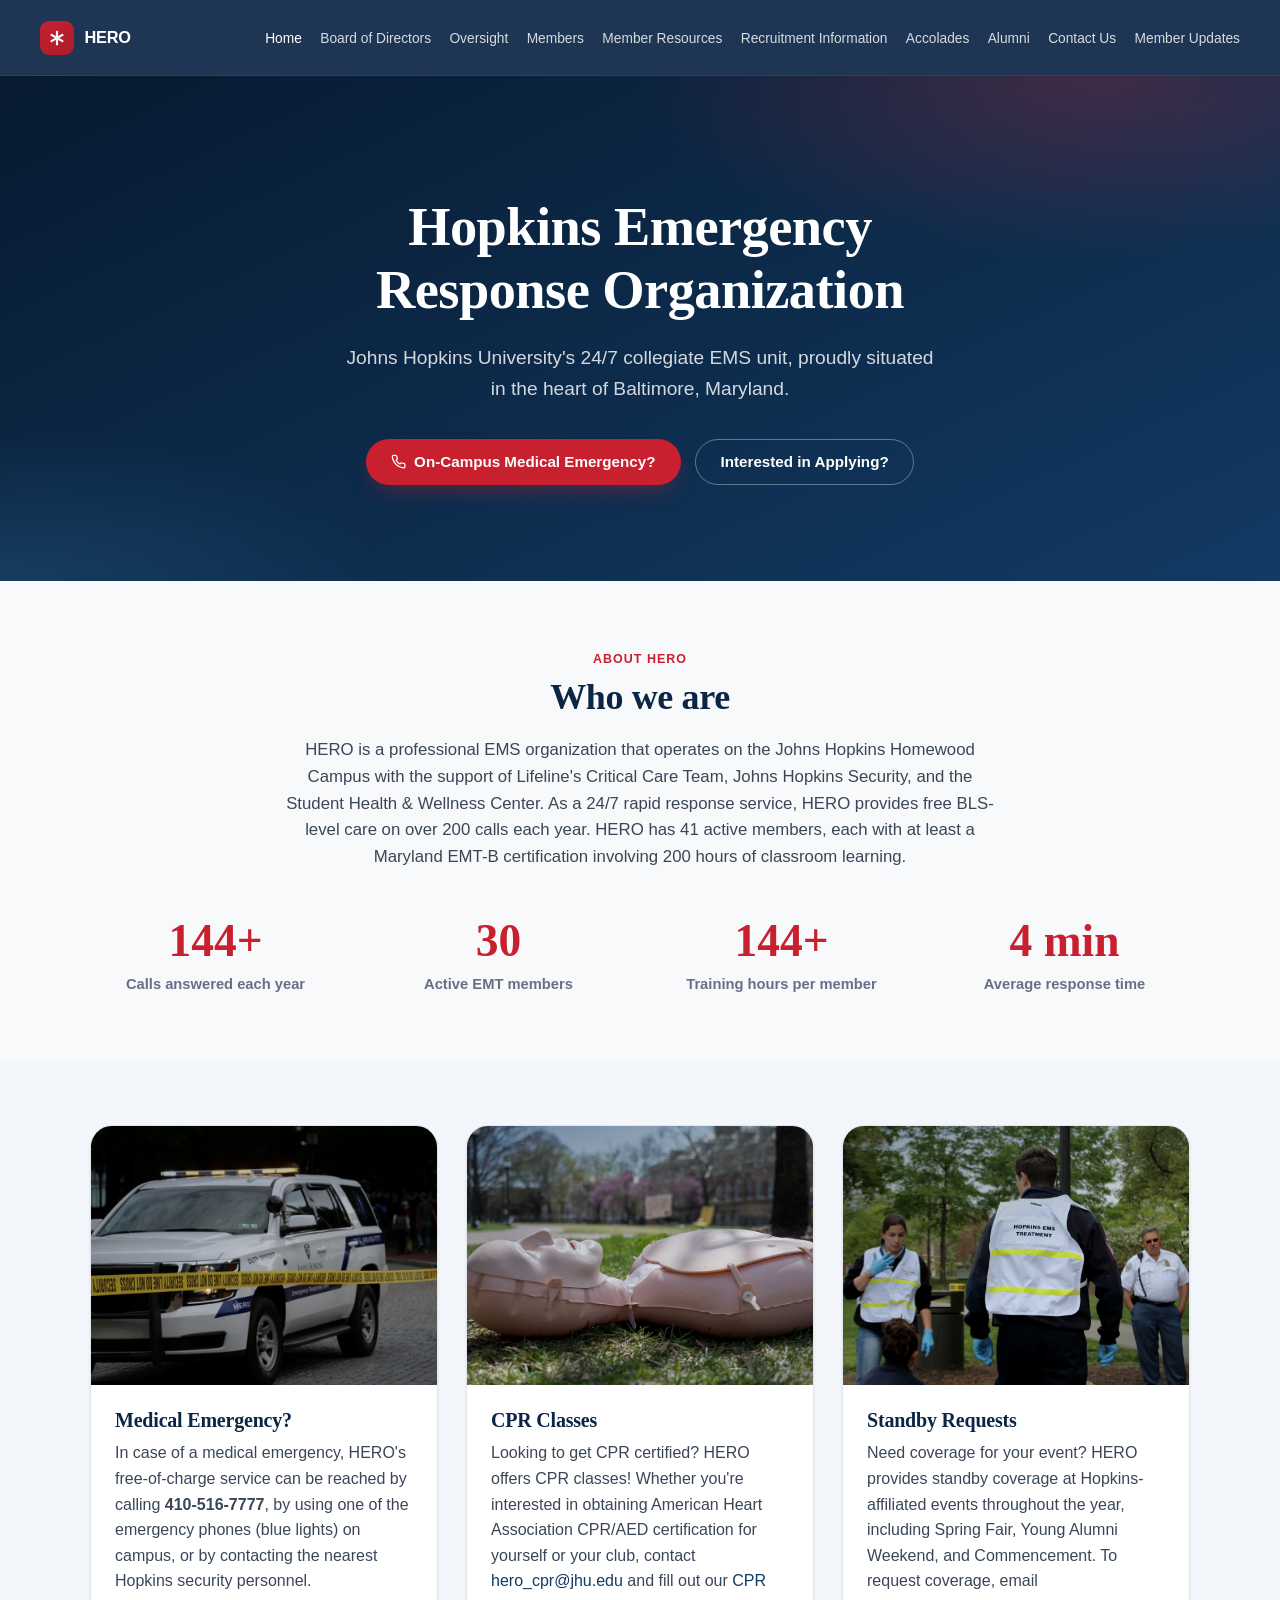
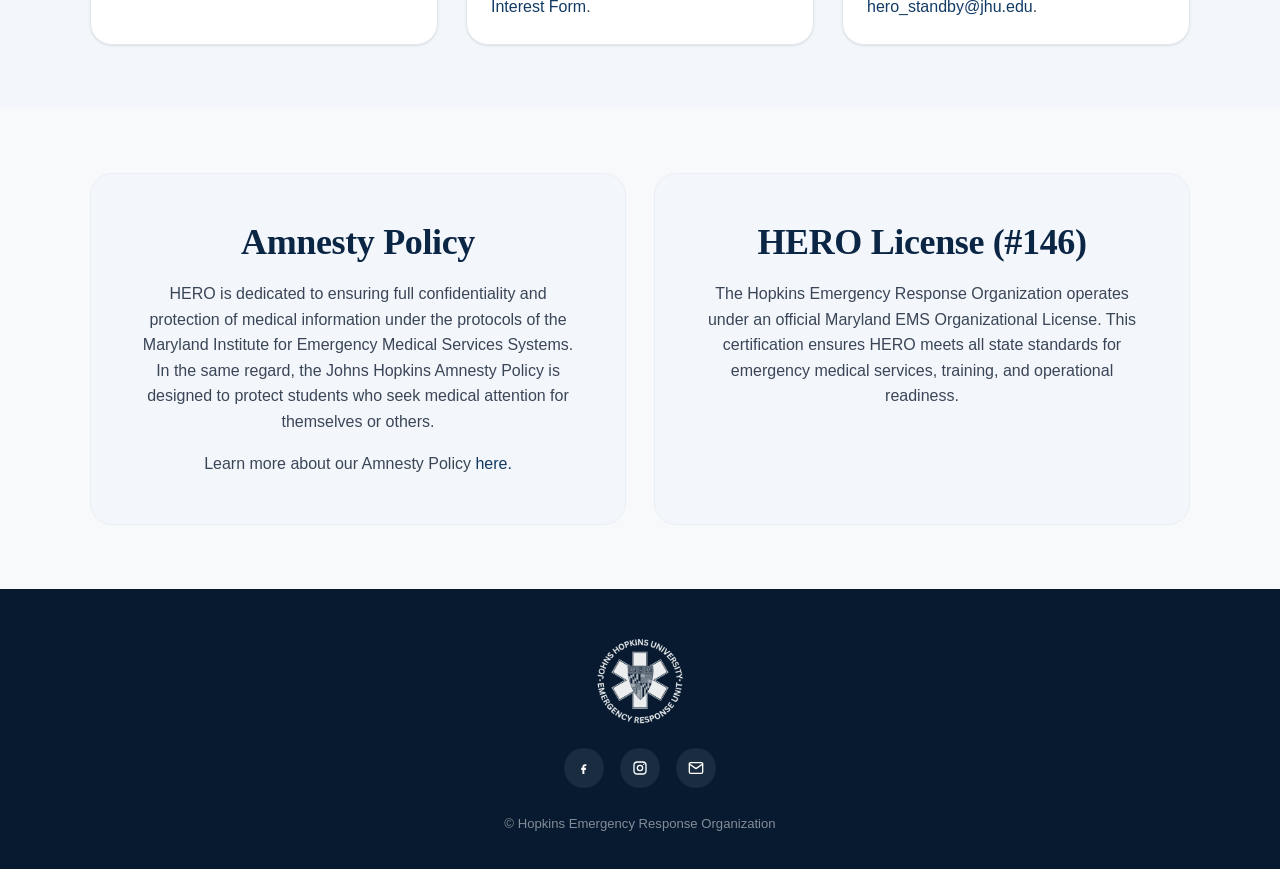
<file: index.html>
<!DOCTYPE html>
<html lang="en">
<head>
  <meta charset="utf-8" />
  <title>Hopkins Emergency Response Organization</title>
  <meta name="viewport" content="width=device-width, initial-scale=1" />
  <meta name="robots" content="noindex, nofollow" />
  <meta name="description" content="HERO is Johns Hopkins University's 24/7 collegiate EMS unit, proudly situated in the heart of Baltimore, Maryland." />
  <link rel="stylesheet" href="assets/css/site.css" />
</head>
<body>

  <!-- Header -->
  <header class="site-header">
    <div class="container">
      <a href="index.html" class="brand">
        <span class="mark"><svg viewBox="0 0 24 24" fill="currentColor" style="width:1em;height:1em;vertical-align:-0.125em;display:inline-block;"><rect x="10.4" y="1" width="3.2" height="22" rx="1.4"/><rect x="10.4" y="1" width="3.2" height="22" rx="1.4" transform="rotate(60 12 12)"/><rect x="10.4" y="1" width="3.2" height="22" rx="1.4" transform="rotate(120 12 12)"/></svg></span>
        <span class="brand-full">Hopkins Emergency Response Organization</span><span class="brand-short">HERO</span>
      </a>
      <button class="nav-toggle" type="button" aria-label="Toggle menu" aria-expanded="false">
        <svg viewBox="0 0 24 24" fill="none" stroke="currentColor" stroke-width="2" stroke-linecap="round"><line x1="3" y1="6" x2="21" y2="6"/><line x1="3" y1="12" x2="21" y2="12"/><line x1="3" y1="18" x2="21" y2="18"/></svg>
      </button>
      <nav class="site-nav">
        <ul>
          <li><a href="index.html" class="is-active">Home</a></li>
          <li><a href="board.html">Board of Directors</a></li>
          <li><a href="oversight.html">Oversight</a></li>
          <li><a href="members.html">Members</a></li>
          <li><a href="resources.html">Member Resources</a></li>
          <li><a href="recruitment.html">Recruitment Information</a></li>
          <li><a href="accolades.html">Accolades</a></li>
          <li><a href="alumni.html">Alumni</a></li>
          <li><a href="contact.html">Contact Us</a></li>
          <li><a href="updates.html">Member Updates</a></li>
        </ul>
      </nav>
    </div>
  </header>

  <!-- Hero / Banner -->
  <section class="hero">
    <div class="container">
      <h1 class="hero-title"><span class="title-line">Hopkins Emergency</span> <span class="title-line">Response Organization</span></h1>
      <p class="lede">
        Johns Hopkins University's 24/7 collegiate EMS unit, proudly situated in the heart of Baltimore, Maryland.
      </p>
      <div class="btn-group">
        <a href="tel:14105167777" class="btn btn-emergency">
          <svg viewBox="0 0 24 24" fill="none" stroke="currentColor" stroke-width="2" stroke-linecap="round" stroke-linejoin="round" style="width:1em;height:1em;vertical-align:-0.125em;display:inline-block;"><path d="M22 16.92v3a2 2 0 0 1-2.18 2 19.79 19.79 0 0 1-8.63-3.07 19.5 19.5 0 0 1-6-6 19.79 19.79 0 0 1-3.07-8.67A2 2 0 0 1 4.11 2h3a2 2 0 0 1 2 1.72c.127.96.361 1.903.7 2.81a2 2 0 0 1-.45 2.11L8.09 9.91a16 16 0 0 0 6 6l1.27-1.27a2 2 0 0 1 2.11-.45c.907.339 1.85.573 2.81.7A2 2 0 0 1 22 16.92z"/></svg> On-Campus Medical Emergency?
        </a>
        <a href="recruitment.html" class="btn btn-outline-light">Interested in Applying?</a>
      </div>
    </div>
  </section>

  <!-- About HERO -->
  <section class="section">
    <div class="container">
      <div class="section-head center">
        <span class="eyebrow">About HERO</span>
        <h2>Who we are</h2>
        <p>
          HERO is a professional EMS organization that operates on the Johns Hopkins Homewood Campus with the support
          of Lifeline's Critical Care Team, Johns Hopkins Security, and the Student Health &amp; Wellness Center.
          As a 24/7 rapid response service, HERO provides free BLS-level care on over 200 calls each year.
          HERO has 41 active members, each with at least a Maryland EMT-B certification involving
          200 hours of classroom learning.
        </p>
      </div>
      <div class="stats-grid">
        <div class="stat">
          <span class="stat-number" data-count-to="200" data-suffix="+">0</span>
          <p class="stat-label">Calls answered each year</p>
        </div>
        <div class="stat">
          <span class="stat-number" data-count-to="41">0</span>
          <p class="stat-label">Active EMT members</p>
        </div>
        <div class="stat">
          <span class="stat-number" data-count-to="200" data-suffix="+">0</span>
          <p class="stat-label">Training hours per member</p>
        </div>
        <div class="stat">
          <span class="stat-number" data-count-to="5" data-suffix=" min">0</span>
          <p class="stat-label">Average response time</p>
        </div>
      </div>
    </div>
  </section>

  <!-- What we do -->
  <section class="section alt">
    <div class="container">
      <div class="card-grid cols-2">

        <article class="card spotlight-card">
          <div class="card-media tint-photo">
            <img loading="lazy" src="images/2018hero2.jpg" alt="HERO team responding to call" />
          </div>
          <div class="card-body">
            <h3>Medical Emergency?</h3>
            <p>
              In case of a medical emergency, HERO's free-of-charge service can be reached by calling
              <strong>410-516-7777</strong>, by using one of the emergency phones (blue lights) on campus,
              or by contacting the nearest Hopkins security personnel.
            </p>
          </div>
        </article>

        <article class="card spotlight-card">
          <div class="card-media tint-photo">
            <img loading="lazy" src="images/2018cpr1.jpg" alt="CPR Training Class" />
          </div>
          <div class="card-body">
            <h3>CPR Classes</h3>
            <p>
              Looking to get CPR certified? HERO offers CPR classes! Whether you're interested in obtaining
              American Heart Association CPR/AED certification for yourself or your club, contact
              <a href="mailto:hero_cpr@jhu.edu">hero_cpr@jhu.edu</a> and fill out our
              <a href="https://forms.office.com/Pages/ResponsePage.aspx?id=OPSkn-axO0eAP4b4rt8N7BMdYwDraCZGoL9bric_xphUN0FCVEJQWkRON1c5OVIwMDMzR1pQWjNBNy4u">CPR
                Interest Form</a>.
            </p>
          </div>
        </article>

        <article class="card spotlight-card">
          <div class="card-media tint-photo">
            <img loading="lazy" src="images/2018standby3.jpg" alt="HERO providing standby coverage" />
          </div>
          <div class="card-body">
            <h3>Standby Requests</h3>
            <p>
              Need coverage for your event? HERO provides standby coverage at Hopkins-affiliated events throughout the year,
              including Spring Fair, Young Alumni Weekend, and Commencement.
              To request coverage, email <a href="mailto:hero_standby@jhu.edu">hero_standby@jhu.edu</a>.
            </p>
          </div>
        </article>

      </div>
    </div>
  </section>

  <!-- Amnesty Policy + License -->
  <section class="section">
    <div class="container">
      <div class="card-grid cols-2">
        <div class="callout">
          <div class="callout-inner">
            <h2>Amnesty Policy</h2>
            <p>
              HERO is dedicated to ensuring full confidentiality and protection of medical information under the
              protocols of the Maryland Institute for Emergency Medical Services Systems.
              In the same regard, the Johns Hopkins Amnesty Policy is designed to protect students who seek medical
              attention for themselves or others.
            </p>
            <p>
              Learn more about our Amnesty Policy
              <a href="https://studentaffairs.jhu.edu/viceprovost/student-conduct-ethics/amnesty-responsible-action/">here.</a>
            </p>
          </div>
        </div>
        <div class="callout">
          <div class="callout-inner">
            <h2>HERO License (#146)</h2>
            <p>
              The Hopkins Emergency Response Organization operates under an official Maryland EMS Organizational License.
              This certification ensures HERO meets all state standards for emergency medical services, training, and
              operational readiness.
            </p>
          </div>
        </div>
      </div>
    </div>
  </section>

  <!-- Footer -->
  <footer class="site-footer">
    <div class="container">
      <img class="footer-seal" src="images/HERO-seal-white.png" alt="Johns Hopkins University Emergency Response Unit seal" width="88" height="88" />
      <ul class="foot-icons">
        <li><a href="https://www.facebook.com/JohnsHopkinsHERO/" aria-label="Facebook"><svg viewBox="0 0 24 24" fill="currentColor" style="width:1em;height:1em;vertical-align:-0.125em;display:inline-block;"><path d="M13.5 9H15.5V6.2h-2C11.2 6.2 9.6 7.8 9.6 10v1.8H7.8V15H9.6v6h2.9v-6h2.2l.4-3.2h-2.6v-1.5c0-.8.3-1.3 1-1.3z"/></svg></a></li>
        <li><a href="https://www.instagram.com/jhu_hero/" aria-label="Instagram"><svg viewBox="0 0 24 24" fill="none" stroke="currentColor" stroke-width="2" style="width:1em;height:1em;vertical-align:-0.125em;display:inline-block;"><rect x="3" y="3" width="18" height="18" rx="5"/><circle cx="12" cy="12" r="4"/><circle cx="17.5" cy="6.5" r="1" fill="currentColor" stroke="none"/></svg></a></li>
        <li><a href="mailto:hero_captain@jhu.edu" aria-label="Email"><svg viewBox="0 0 24 24" fill="none" stroke="currentColor" stroke-width="2" stroke-linecap="round" stroke-linejoin="round" style="width:1em;height:1em;vertical-align:-0.125em;display:inline-block;"><rect x="2" y="4" width="20" height="16" rx="2"/><path d="m22 6-10 7L2 6"/></svg></a></li>
      </ul>
      <ul class="copyright">
        <li>&copy; Hopkins Emergency Response Organization</li>
      </ul>
    </div>
  </footer>

  <script src="assets/js/site.js"></script>
</body>
</html>
</file>
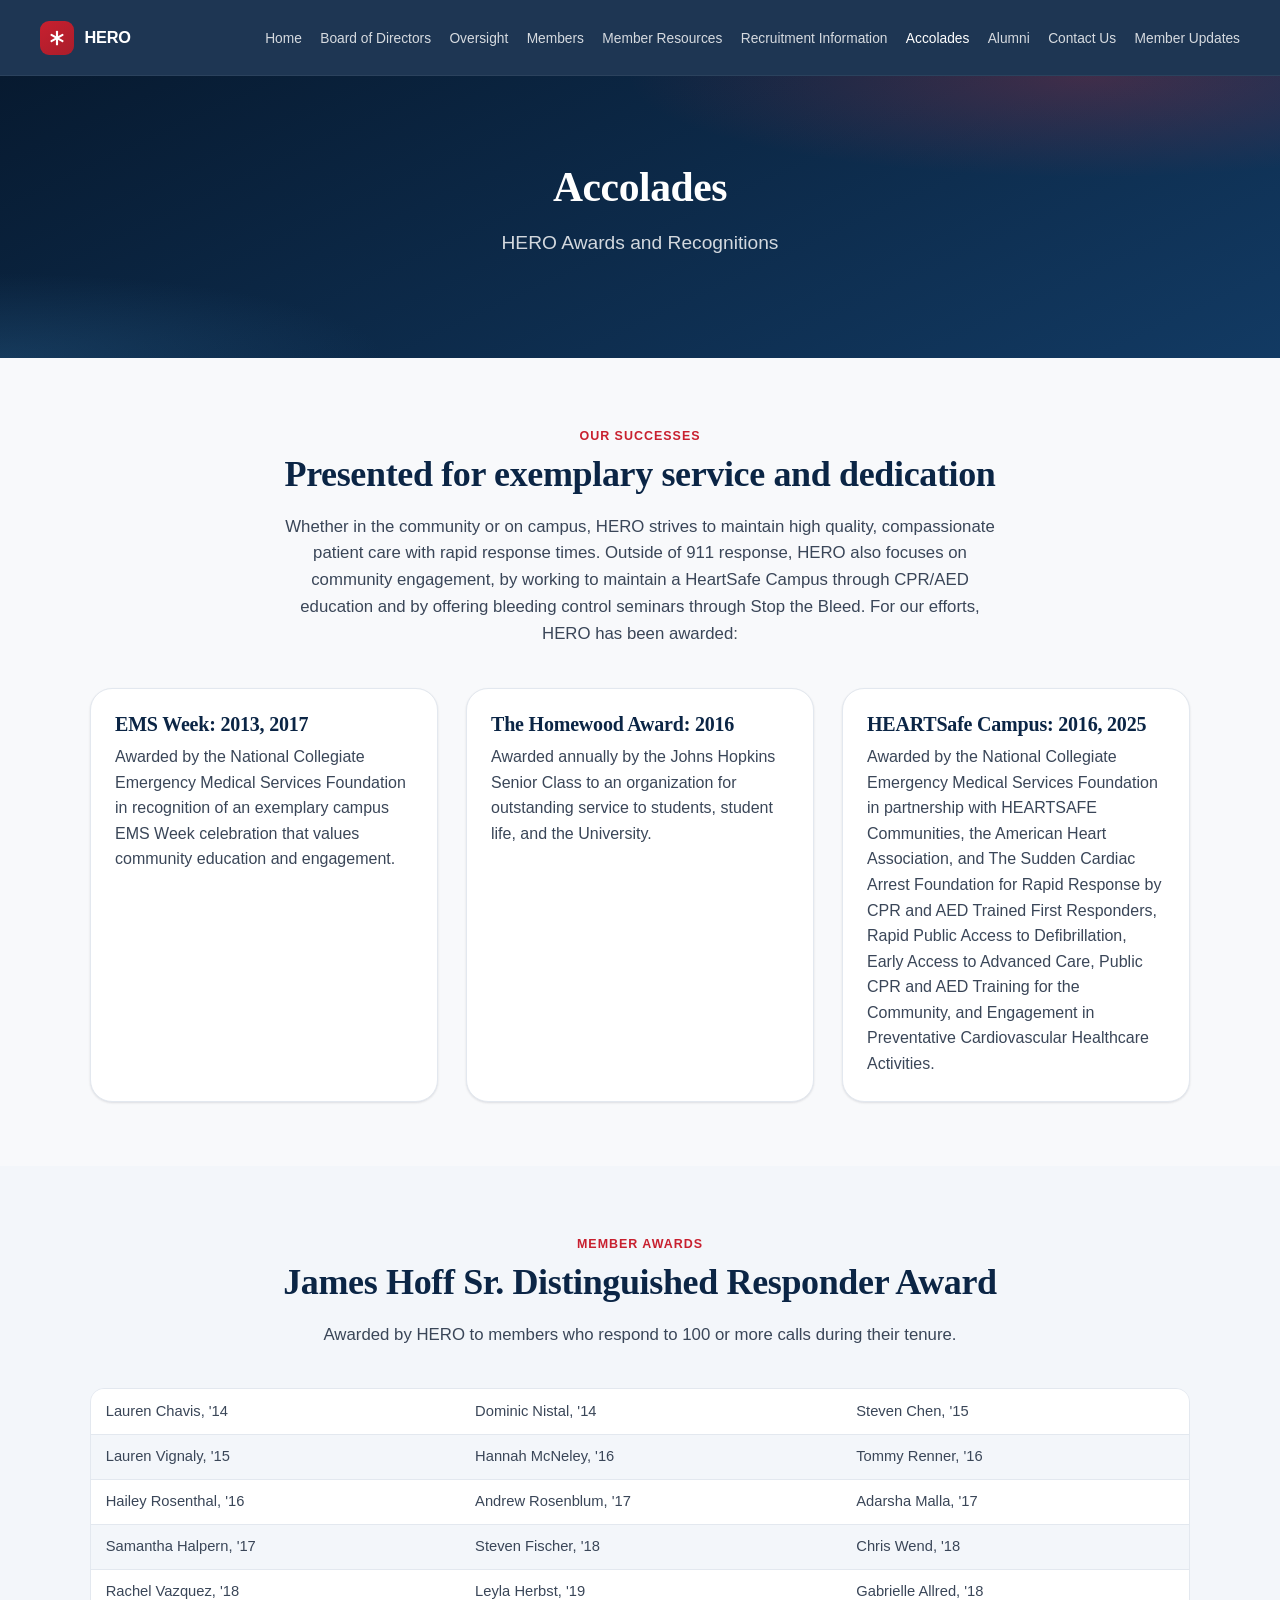
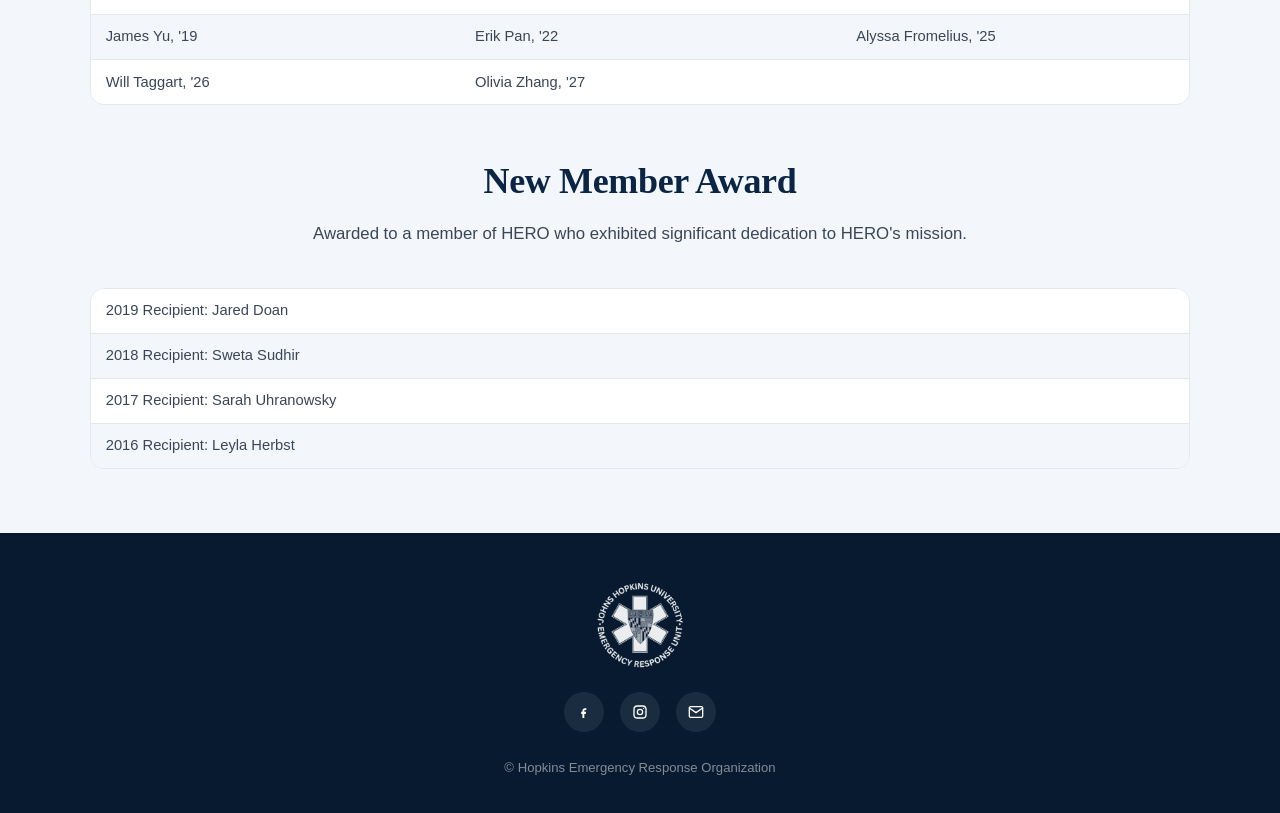
<file: accolades.html>
<!DOCTYPE html>
<html lang="en">
<head>
  <meta charset="utf-8" />
  <title>Accolades — Hopkins Emergency Response Organization</title>
  <meta name="viewport" content="width=device-width, initial-scale=1" />
  <meta name="robots" content="noindex, nofollow" />
  <link rel="stylesheet" href="assets/css/site.css" />
</head>
<body>

  <!-- Header -->
  <header class="site-header">
    <div class="container">
      <a href="index.html" class="brand">
        <span class="mark"><svg viewBox="0 0 24 24" fill="currentColor" style="width:1em;height:1em;vertical-align:-0.125em;display:inline-block;"><rect x="10.4" y="1" width="3.2" height="22" rx="1.4"/><rect x="10.4" y="1" width="3.2" height="22" rx="1.4" transform="rotate(60 12 12)"/><rect x="10.4" y="1" width="3.2" height="22" rx="1.4" transform="rotate(120 12 12)"/></svg></span>
        <span class="brand-full">Hopkins Emergency Response Organization</span><span class="brand-short">HERO</span>
      </a>
      <button class="nav-toggle" type="button" aria-label="Toggle menu" aria-expanded="false">
        <svg viewBox="0 0 24 24" fill="none" stroke="currentColor" stroke-width="2" stroke-linecap="round"><line x1="3" y1="6" x2="21" y2="6"/><line x1="3" y1="12" x2="21" y2="12"/><line x1="3" y1="18" x2="21" y2="18"/></svg>
      </button>
      <nav class="site-nav">
        <ul>
          <li><a href="index.html">Home</a></li>
          <li><a href="board.html">Board of Directors</a></li>
          <li><a href="oversight.html">Oversight</a></li>
          <li><a href="members.html">Members</a></li>
          <li><a href="resources.html">Member Resources</a></li>
          <li><a href="recruitment.html">Recruitment Information</a></li>
          <li><a href="accolades.html" class="is-active">Accolades</a></li>
          <li><a href="alumni.html">Alumni</a></li>
          <li><a href="contact.html">Contact Us</a></li>
          <li><a href="updates.html">Member Updates</a></li>
        </ul>
      </nav>
    </div>
  </header>

  <!-- Hero -->
  <section class="hero hero-compact">
    <div class="container">
      <h1>Accolades</h1>
      <p class="lede">HERO Awards and Recognitions</p>
    </div>
  </section>

  <!-- Successes -->
  <section class="section">
    <div class="container">
      <div class="section-head center">
        <span class="eyebrow">Our Successes</span>
        <h2>Presented for exemplary service and dedication</h2>
        <p>
          Whether in the community or on campus, HERO strives to maintain high quality, compassionate patient care
          with rapid response times. Outside of 911 response, HERO also focuses on community engagement, by working
          to maintain a HeartSafe Campus through CPR/AED education and by offering bleeding control seminars through
          Stop the Bleed. For our efforts, HERO has been awarded:
        </p>
      </div>

      <div class="card-grid cols-2">
        <div class="card">
          <div class="card-body">
            <h3>EMS Week: 2013, 2017</h3>
            <p>Awarded by the National Collegiate Emergency Medical Services Foundation in recognition of an exemplary campus EMS Week celebration that values community education and engagement.</p>
          </div>
        </div>
        <div class="card">
          <div class="card-body">
            <h3>The Homewood Award: 2016</h3>
            <p>Awarded annually by the Johns Hopkins Senior Class to an organization for outstanding service to students, student life, and the University.</p>
          </div>
        </div>
        <div class="card">
          <div class="card-body">
            <h3>HEARTSafe Campus: 2016, 2025</h3>
            <p>Awarded by the National Collegiate Emergency Medical Services Foundation in partnership with HEARTSAFE Communities, the American Heart Association, and The Sudden Cardiac Arrest Foundation for Rapid Response by CPR and AED Trained First Responders, Rapid Public Access to Defibrillation, Early Access to Advanced Care, Public CPR and AED Training for the Community, and Engagement in Preventative Cardiovascular Healthcare Activities.</p>
          </div>
        </div>
      </div>
    </div>
  </section>

  <!-- Member Awards -->
  <section class="section alt">
    <div class="container">
      <div class="section-head center">
        <span class="eyebrow">Member Awards</span>
        <h2>James Hoff Sr. Distinguished Responder Award</h2>
        <p>Awarded by HERO to members who respond to 100 or more calls during their tenure.</p>
      </div>

      <div class="table-clean-wrapper">
        <table class="table-clean">
          <tbody>
            <tr><td>Lauren Chavis, '14</td><td>Dominic Nistal, '14</td><td>Steven Chen, '15</td></tr>
            <tr><td>Lauren Vignaly, '15</td><td>Hannah McNeley, '16</td><td>Tommy Renner, '16</td></tr>
            <tr><td>Hailey Rosenthal, '16</td><td>Andrew Rosenblum, '17</td><td>Adarsha Malla, '17</td></tr>
            <tr><td>Samantha Halpern, '17</td><td>Steven Fischer, '18</td><td>Chris Wend, '18</td></tr>
            <tr><td>Rachel Vazquez, '18</td><td>Leyla Herbst, '19</td><td>Gabrielle Allred, '18</td></tr>
            <tr><td>James Yu, '19</td><td>Erik Pan, '22</td><td>Alyssa Fromelius, '25</td></tr>
            <tr><td>Will Taggart, '26</td><td>Olivia Zhang, '27</td><td></td></tr>
          </tbody>
        </table>
      </div>

      <div class="section-head center" style="margin-top:3.5rem;">
        <h2>New Member Award</h2>
        <p>Awarded to a member of HERO who exhibited significant dedication to HERO's mission.</p>
      </div>

      <div class="table-clean-wrapper">
        <table class="table-clean">
          <tbody>
            <tr><td>2019 Recipient: Jared Doan</td></tr>
            <tr><td>2018 Recipient: Sweta Sudhir</td></tr>
            <tr><td>2017 Recipient: Sarah Uhranowsky</td></tr>
            <tr><td>2016 Recipient: Leyla Herbst</td></tr>
          </tbody>
        </table>
      </div>
    </div>
  </section>

  <!-- Footer -->
  <footer class="site-footer">
    <div class="container">
      <img class="footer-seal" src="images/HERO-seal-white.png" alt="Johns Hopkins University Emergency Response Unit seal" width="88" height="88" />
      <ul class="foot-icons">
        <li><a href="https://www.facebook.com/JohnsHopkinsHERO/" aria-label="Facebook"><svg viewBox="0 0 24 24" fill="currentColor" style="width:1em;height:1em;vertical-align:-0.125em;display:inline-block;"><path d="M13.5 9H15.5V6.2h-2C11.2 6.2 9.6 7.8 9.6 10v1.8H7.8V15H9.6v6h2.9v-6h2.2l.4-3.2h-2.6v-1.5c0-.8.3-1.3 1-1.3z"/></svg></a></li>
        <li><a href="https://www.instagram.com/jhu_hero/" aria-label="Instagram"><svg viewBox="0 0 24 24" fill="none" stroke="currentColor" stroke-width="2" style="width:1em;height:1em;vertical-align:-0.125em;display:inline-block;"><rect x="3" y="3" width="18" height="18" rx="5"/><circle cx="12" cy="12" r="4"/><circle cx="17.5" cy="6.5" r="1" fill="currentColor" stroke="none"/></svg></a></li>
        <li><a href="mailto:hero_captain@jhu.edu" aria-label="Email"><svg viewBox="0 0 24 24" fill="none" stroke="currentColor" stroke-width="2" stroke-linecap="round" stroke-linejoin="round" style="width:1em;height:1em;vertical-align:-0.125em;display:inline-block;"><rect x="2" y="4" width="20" height="16" rx="2"/><path d="m22 6-10 7L2 6"/></svg></a></li>
      </ul>
      <ul class="copyright">
        <li>&copy; Hopkins Emergency Response Organization</li>
      </ul>
    </div>
  </footer>

  <script src="assets/js/site.js"></script>
</body>
</html>
</file>
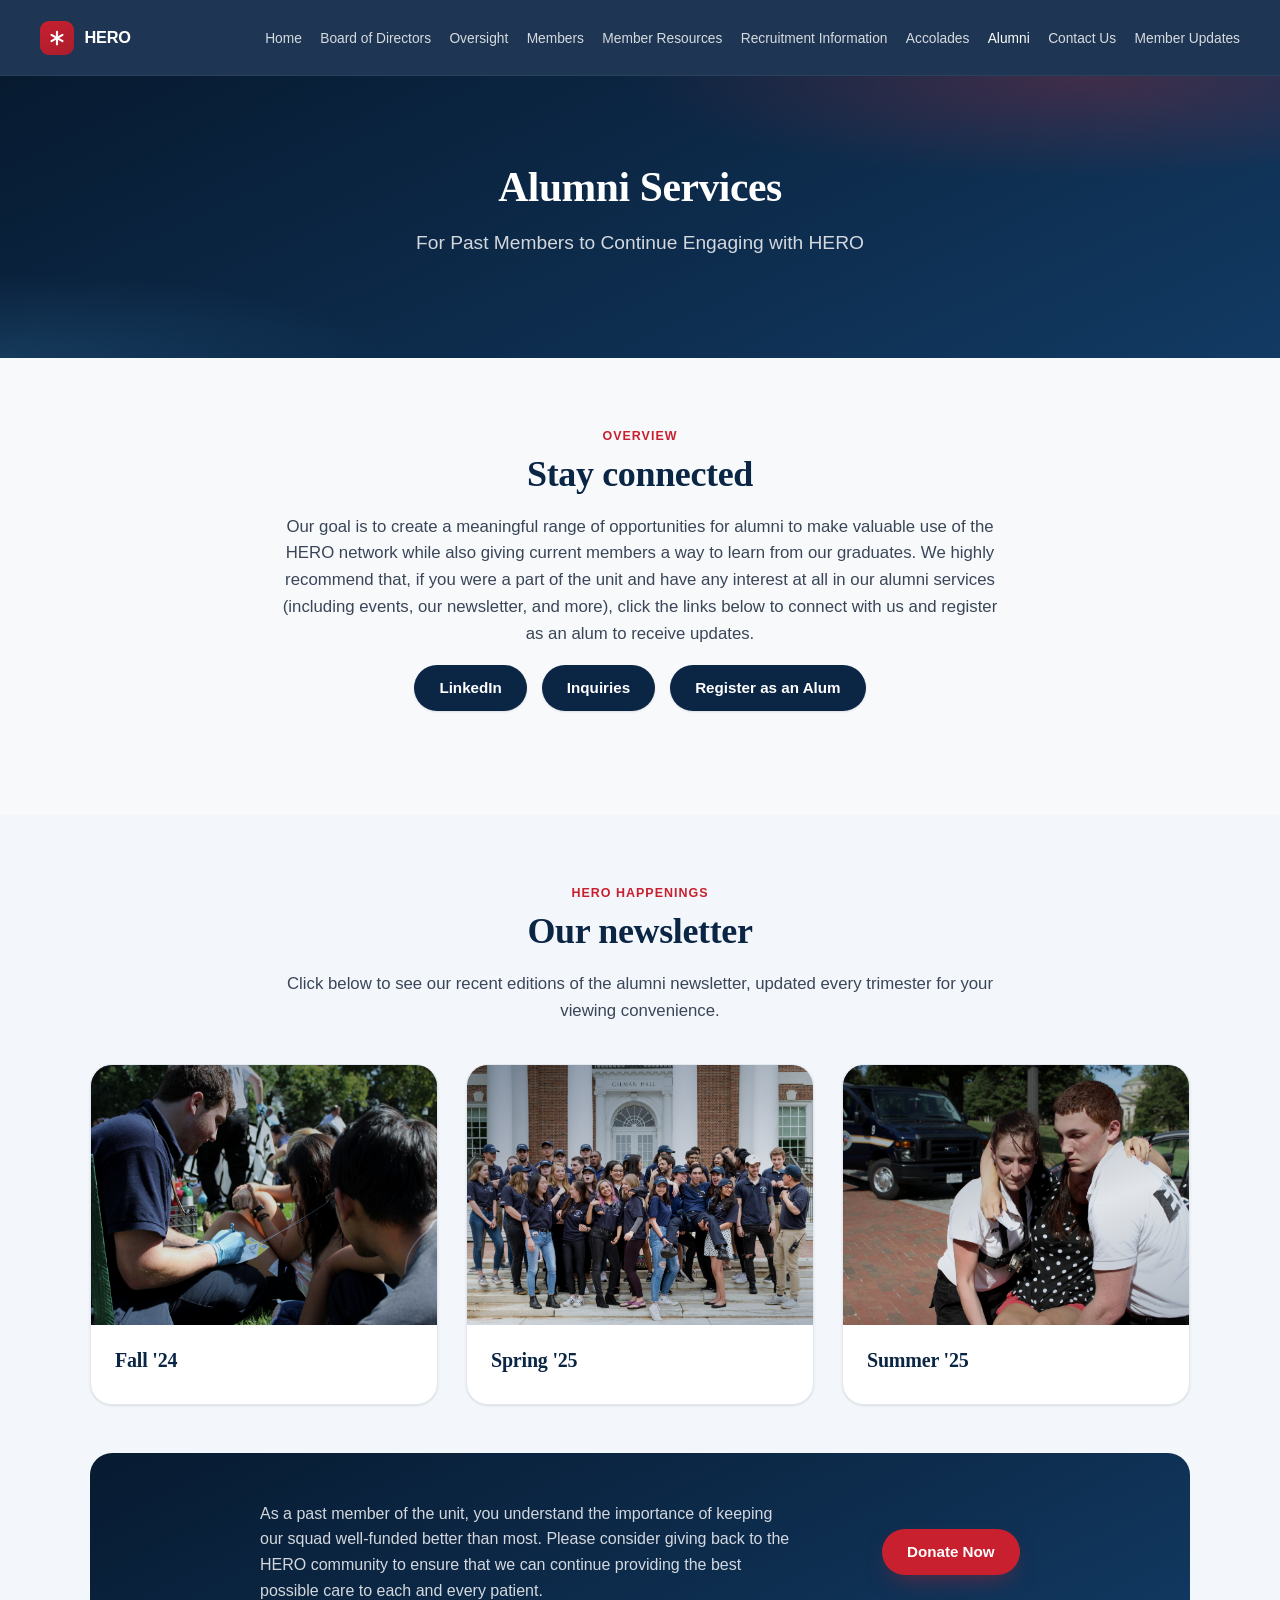
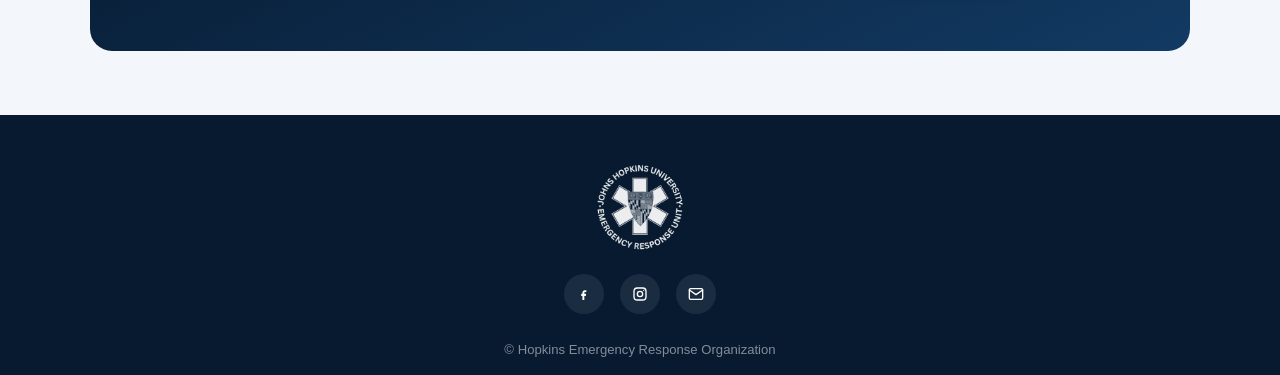
<file: alumni.html>
<!DOCTYPE html>
<html lang="en">
<head>
  <meta charset="utf-8" />
  <title>Alumni — Hopkins Emergency Response Organization</title>
  <meta name="viewport" content="width=device-width, initial-scale=1" />
  <meta name="robots" content="noindex, nofollow" />
  <link rel="stylesheet" href="assets/css/site.css" />
</head>
<body>

  <!-- Header -->
  <header class="site-header">
    <div class="container">
      <a href="index.html" class="brand">
        <span class="mark"><svg viewBox="0 0 24 24" fill="currentColor" style="width:1em;height:1em;vertical-align:-0.125em;display:inline-block;"><rect x="10.4" y="1" width="3.2" height="22" rx="1.4"/><rect x="10.4" y="1" width="3.2" height="22" rx="1.4" transform="rotate(60 12 12)"/><rect x="10.4" y="1" width="3.2" height="22" rx="1.4" transform="rotate(120 12 12)"/></svg></span>
        <span class="brand-full">Hopkins Emergency Response Organization</span><span class="brand-short">HERO</span>
      </a>
      <button class="nav-toggle" type="button" aria-label="Toggle menu" aria-expanded="false">
        <svg viewBox="0 0 24 24" fill="none" stroke="currentColor" stroke-width="2" stroke-linecap="round"><line x1="3" y1="6" x2="21" y2="6"/><line x1="3" y1="12" x2="21" y2="12"/><line x1="3" y1="18" x2="21" y2="18"/></svg>
      </button>
      <nav class="site-nav">
        <ul>
          <li><a href="index.html">Home</a></li>
          <li><a href="board.html">Board of Directors</a></li>
          <li><a href="oversight.html">Oversight</a></li>
          <li><a href="members.html">Members</a></li>
          <li><a href="resources.html">Member Resources</a></li>
          <li><a href="recruitment.html">Recruitment Information</a></li>
          <li><a href="accolades.html">Accolades</a></li>
          <li><a href="alumni.html" class="is-active">Alumni</a></li>
          <li><a href="contact.html">Contact Us</a></li>
          <li><a href="updates.html">Member Updates</a></li>
        </ul>
      </nav>
    </div>
  </header>

  <!-- Hero -->
  <section class="hero hero-compact">
    <div class="container">
      <h1>Alumni Services</h1>
      <p class="lede">For Past Members to Continue Engaging with HERO</p>
    </div>
  </section>

  <!-- Overview -->
  <section class="section">
    <div class="container">
      <div class="section-head center">
        <span class="eyebrow">Overview</span>
        <h2>Stay connected</h2>
        <p>
          Our goal is to create a meaningful range of opportunities for alumni to make valuable use of the HERO
          network while also giving current members a way to learn from our graduates. We highly recommend that,
          if you were a part of the unit and have any interest at all in our alumni services (including events,
          our newsletter, and more), click the links below to connect with us and register as an alum to receive
          updates.
        </p>
        <div class="btn-group center">
          <a href="https://www.linkedin.com/company/johns-hopkins-hero/" class="btn btn-primary" target="_blank" rel="noopener">LinkedIn</a>
          <a href="mailto:hero_secretary@jhu.edu" class="btn btn-primary" target="_blank">Inquiries</a>
          <a href="https://docs.google.com/forms/d/e/1FAIpQLSeO3XWEFrzoIw_IHnpdApiPGKjQZoECg3u7XqwgRQEiw2G8tg/viewform?usp=sf_link" class="btn btn-primary" target="_blank" rel="noopener">Register as an Alum</a>
        </div>
      </div>
    </div>
  </section>

  <!-- HERO Happenings -->
  <section class="section alt">
    <div class="container">
      <div class="section-head center">
        <span class="eyebrow">HERO Happenings</span>
        <h2>Our newsletter</h2>
        <p>Click below to see our recent editions of the alumni newsletter, updated every trimester for your viewing convenience.</p>
      </div>

      <div class="card-grid cols-2" style="margin-bottom:3rem;">
        <a class="card" href="https://lingering-pond-714.linkyhost.com" target="_blank" rel="noopener" style="color:inherit;">
          <div class="card-media tint-photo"><img loading="lazy" src="images/alumni-triage-tagging.JPG" alt="HERO alumni newsletter, Fall '24"></div>
          <div class="card-body"><h3>Fall '24</h3></div>
        </a>
        <a class="card" href="https://twilight-dew-909.linkyhost.com" target="_blank" rel="noopener" style="color:inherit;">
          <div class="card-media tint-photo"><img loading="lazy" src="images/alumni-group-photo.jpg" alt="HERO alumni newsletter, Spring '25"></div>
          <div class="card-body"><h3>Spring '25</h3></div>
        </a>
        <a class="card" href="https://dawn-sea-902.linkyhost.com" target="_blank" rel="noopener" style="color:inherit;">
          <div class="card-media tint-photo"><img loading="lazy" src="images/alumni-carrying-fallen-woman.JPG" alt="HERO alumni newsletter, Summer '25"></div>
          <div class="card-body"><h3>Summer '25</h3></div>
        </a>
      </div>

      <div class="callout callout-navy">
        <div class="callout-inner" style="display:flex;flex-wrap:wrap;align-items:center;justify-content:space-between;gap:1.5rem;text-align:left;">
          <p style="max-width:60ch;margin:0;">
            As a past member of the unit, you understand the importance of keeping our squad well-funded better than most. Please consider giving back to the HERO community to ensure that we can continue providing the best possible care to each and every patient.
          </p>
          <a href="https://secure.jhu.edu/form/givenow" class="btn btn-emergency">Donate Now</a>
        </div>
      </div>
    </div>
  </section>

  <!-- Footer -->
  <footer class="site-footer">
    <div class="container">
      <img class="footer-seal" src="images/HERO-seal-white.png" alt="Johns Hopkins University Emergency Response Unit seal" width="88" height="88" />
      <ul class="foot-icons">
        <li><a href="https://www.facebook.com/JohnsHopkinsHERO/" aria-label="Facebook"><svg viewBox="0 0 24 24" fill="currentColor" style="width:1em;height:1em;vertical-align:-0.125em;display:inline-block;"><path d="M13.5 9H15.5V6.2h-2C11.2 6.2 9.6 7.8 9.6 10v1.8H7.8V15H9.6v6h2.9v-6h2.2l.4-3.2h-2.6v-1.5c0-.8.3-1.3 1-1.3z"/></svg></a></li>
        <li><a href="https://www.instagram.com/jhu_hero/" aria-label="Instagram"><svg viewBox="0 0 24 24" fill="none" stroke="currentColor" stroke-width="2" style="width:1em;height:1em;vertical-align:-0.125em;display:inline-block;"><rect x="3" y="3" width="18" height="18" rx="5"/><circle cx="12" cy="12" r="4"/><circle cx="17.5" cy="6.5" r="1" fill="currentColor" stroke="none"/></svg></a></li>
        <li><a href="mailto:hero_captain@jhu.edu" aria-label="Email"><svg viewBox="0 0 24 24" fill="none" stroke="currentColor" stroke-width="2" stroke-linecap="round" stroke-linejoin="round" style="width:1em;height:1em;vertical-align:-0.125em;display:inline-block;"><rect x="2" y="4" width="20" height="16" rx="2"/><path d="m22 6-10 7L2 6"/></svg></a></li>
      </ul>
      <ul class="copyright">
        <li>&copy; Hopkins Emergency Response Organization</li>
      </ul>
    </div>
  </footer>

  <script src="assets/js/site.js"></script>
</body>
</html>
</file>
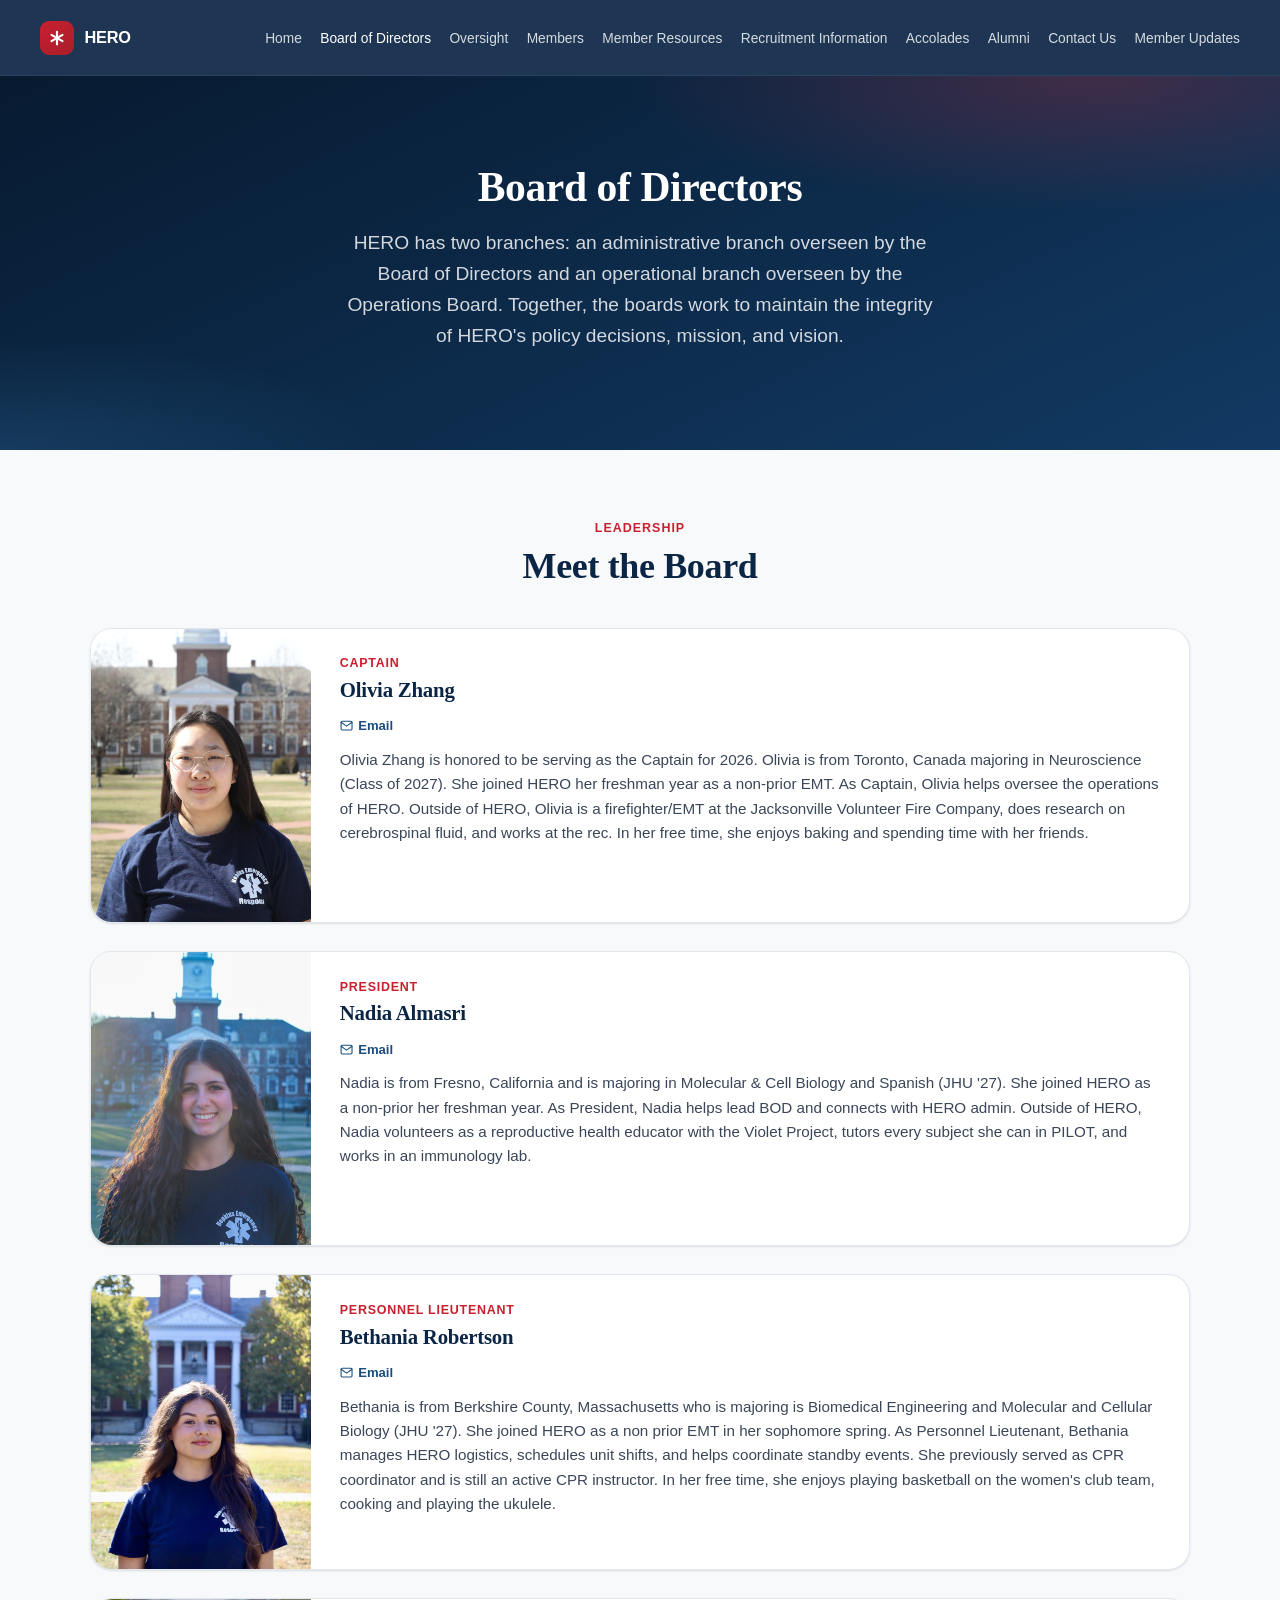
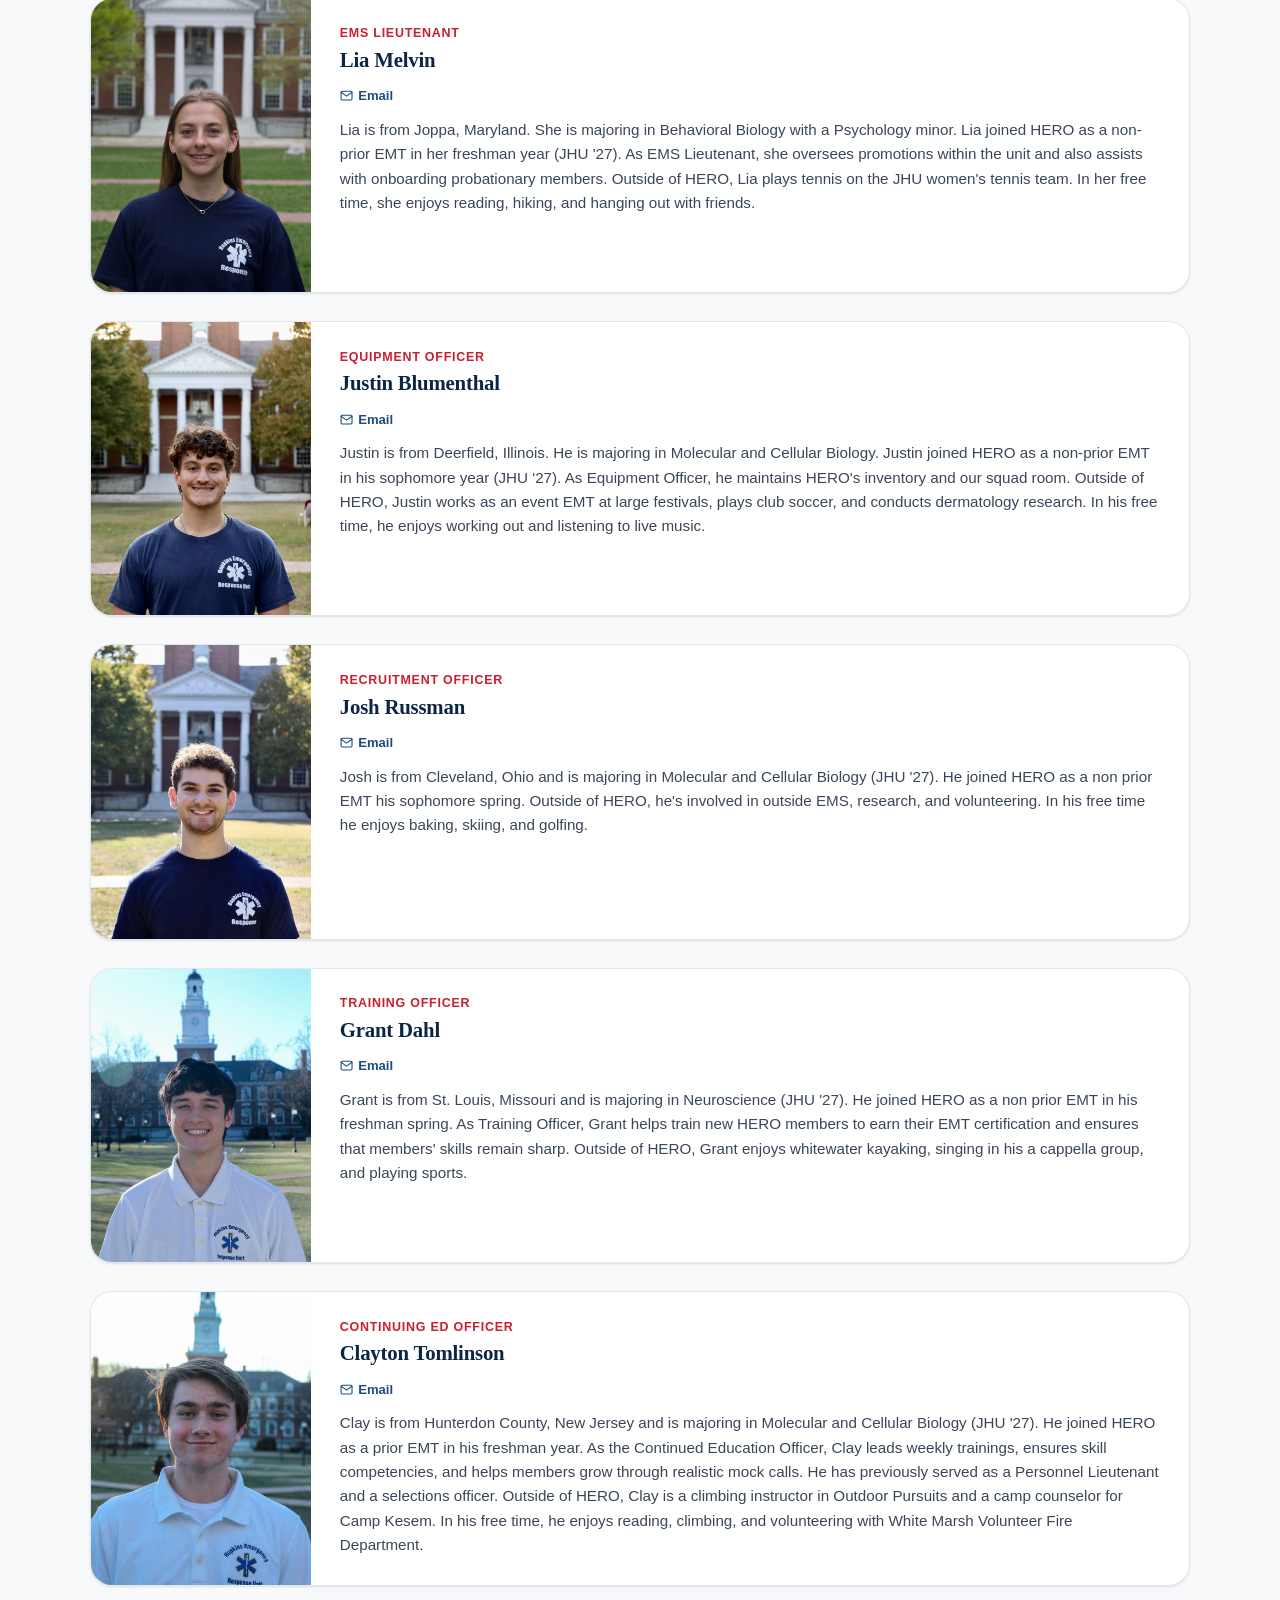
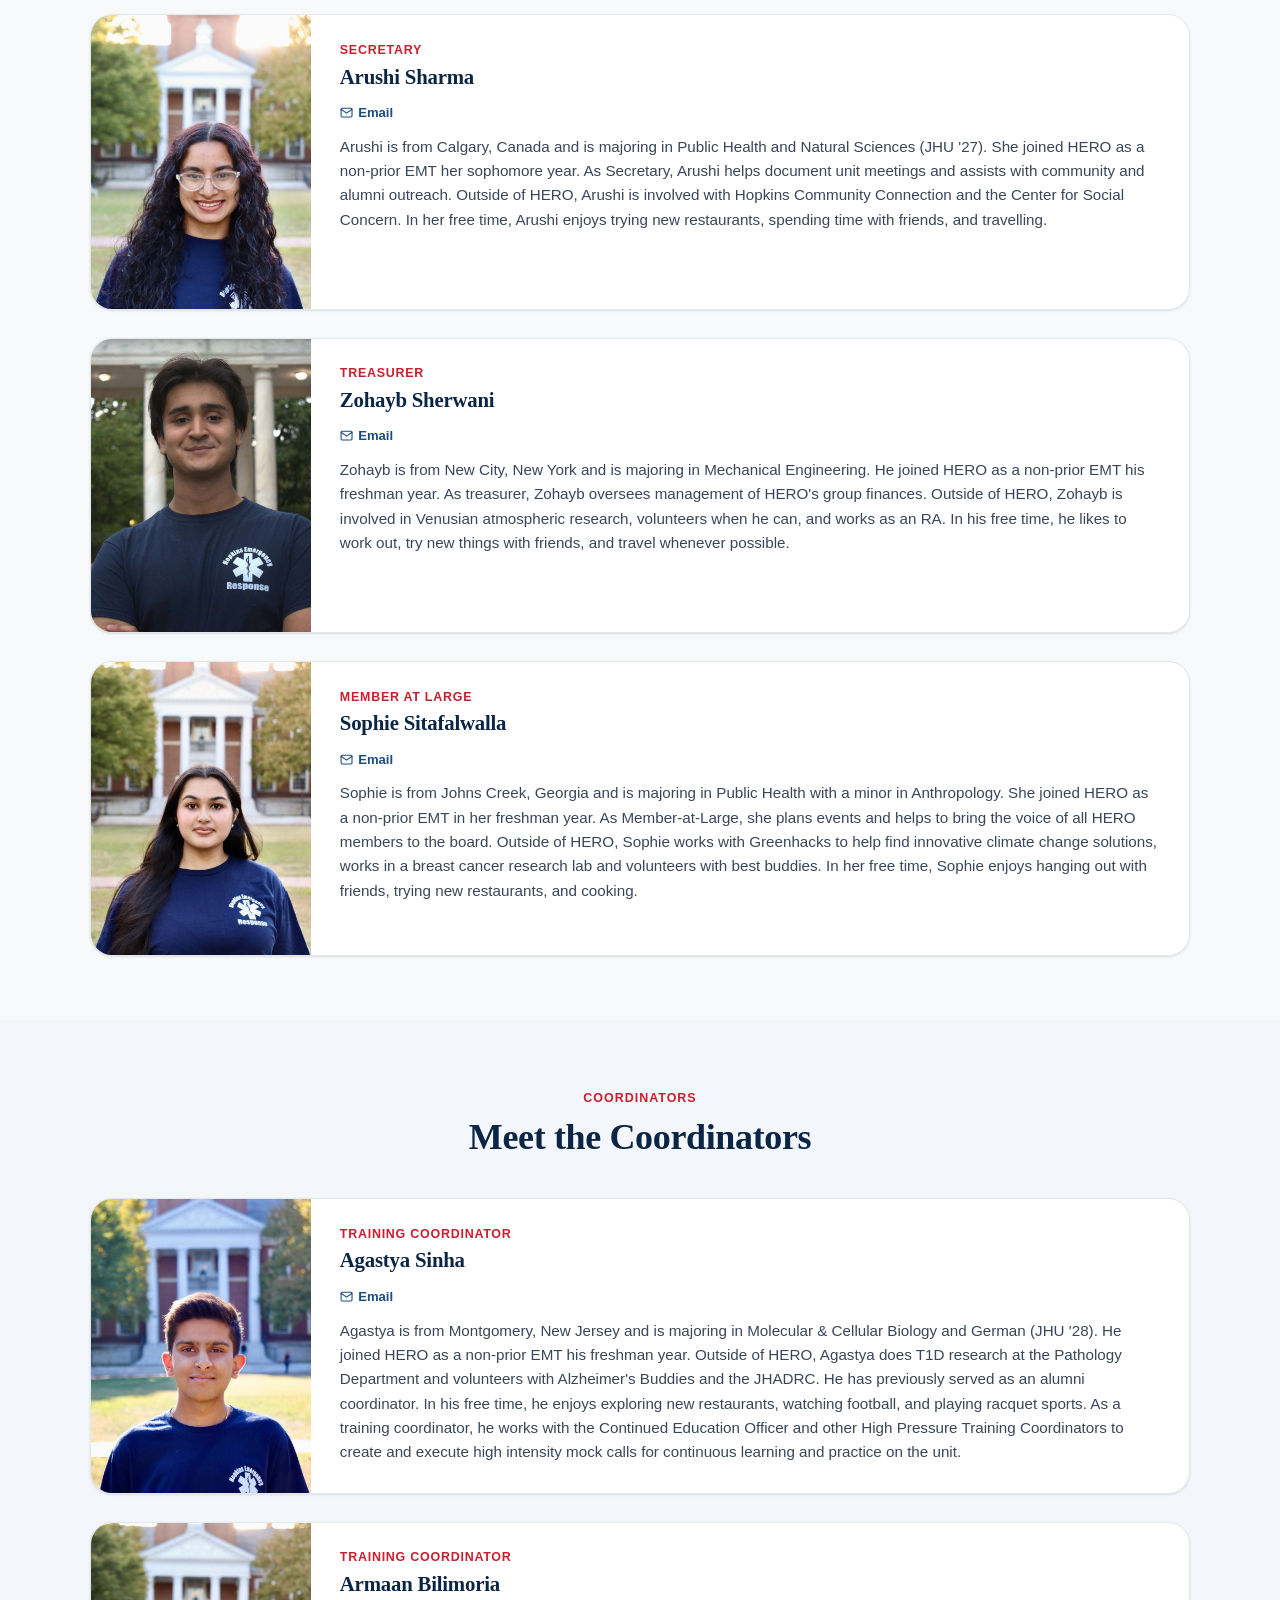
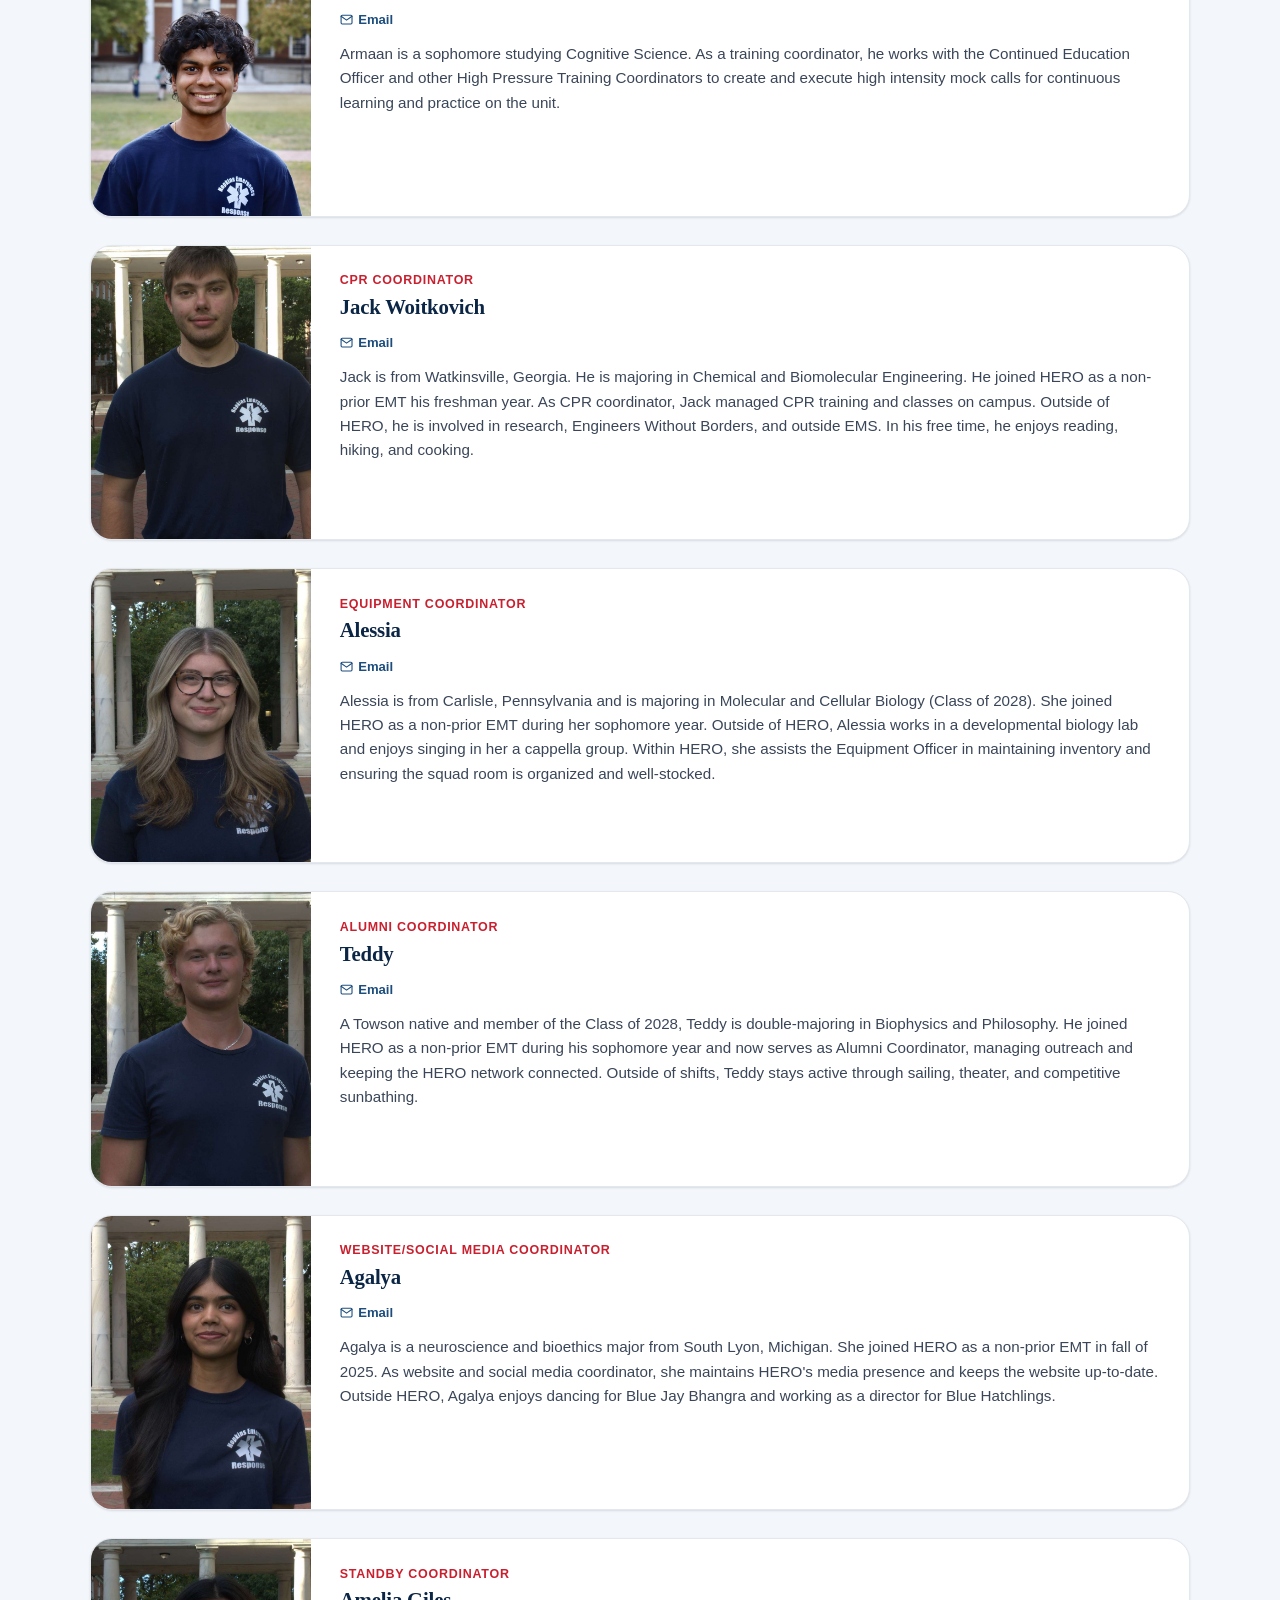
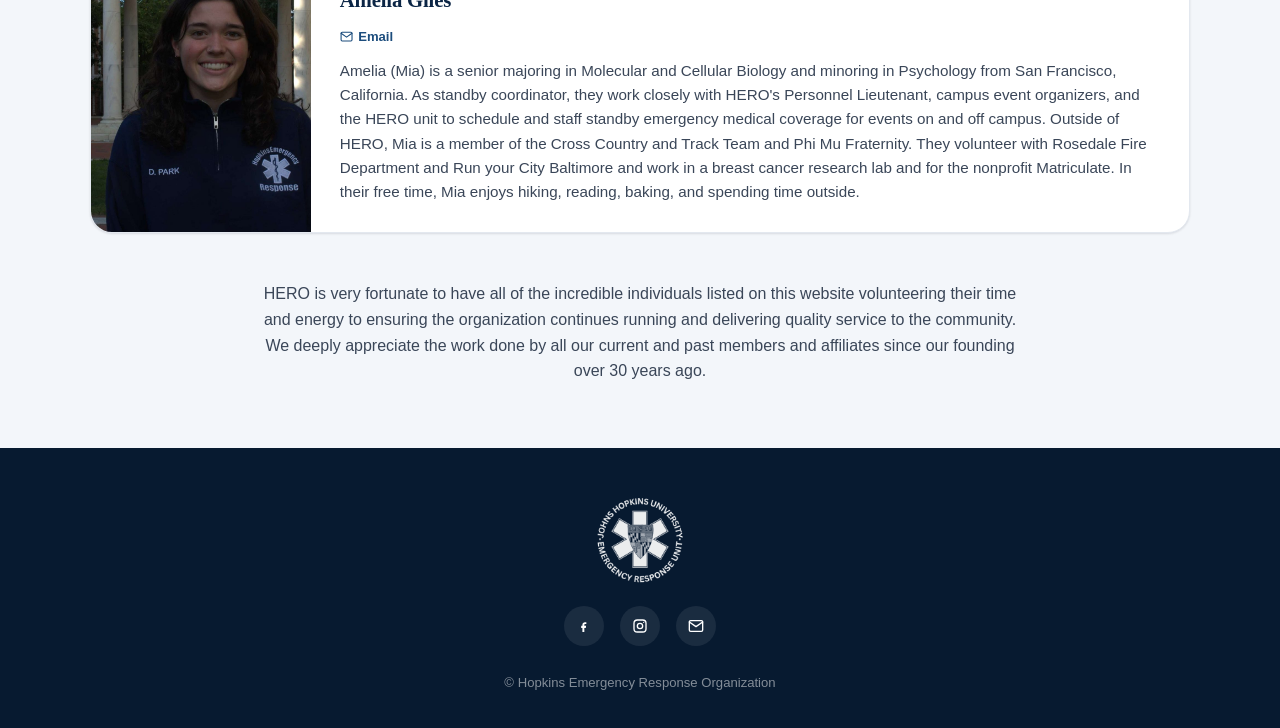
<file: board.html>
<!DOCTYPE html>
<html lang="en">
<head>
  <meta charset="utf-8" />
  <title>Board of Directors — Hopkins Emergency Response Organization</title>
  <meta name="viewport" content="width=device-width, initial-scale=1" />
  <meta name="robots" content="noindex, nofollow" />
  <link rel="stylesheet" href="assets/css/site.css" />
</head>
<body>

  <!-- Header -->
  <header class="site-header">
    <div class="container">
      <a href="index.html" class="brand">
        <span class="mark"><svg viewBox="0 0 24 24" fill="currentColor" style="width:1em;height:1em;vertical-align:-0.125em;display:inline-block;"><rect x="10.4" y="1" width="3.2" height="22" rx="1.4"/><rect x="10.4" y="1" width="3.2" height="22" rx="1.4" transform="rotate(60 12 12)"/><rect x="10.4" y="1" width="3.2" height="22" rx="1.4" transform="rotate(120 12 12)"/></svg></span>
        <span class="brand-full">Hopkins Emergency Response Organization</span><span class="brand-short">HERO</span>
      </a>
      <button class="nav-toggle" type="button" aria-label="Toggle menu" aria-expanded="false">
        <svg viewBox="0 0 24 24" fill="none" stroke="currentColor" stroke-width="2" stroke-linecap="round"><line x1="3" y1="6" x2="21" y2="6"/><line x1="3" y1="12" x2="21" y2="12"/><line x1="3" y1="18" x2="21" y2="18"/></svg>
      </button>
      <nav class="site-nav">
        <ul>
          <li><a href="index.html">Home</a></li>
          <li><a href="board.html" class="is-active">Board of Directors</a></li>
          <li><a href="oversight.html">Oversight</a></li>
          <li><a href="members.html">Members</a></li>
          <li><a href="resources.html">Member Resources</a></li>
          <li><a href="recruitment.html">Recruitment Information</a></li>
          <li><a href="accolades.html">Accolades</a></li>
          <li><a href="alumni.html">Alumni</a></li>
          <li><a href="contact.html">Contact Us</a></li>
          <li><a href="updates.html">Member Updates</a></li>
        </ul>
      </nav>
    </div>
  </header>

  <!-- Hero -->
  <section class="hero hero-compact">
    <div class="container">
      <h1>Board of Directors</h1>
      <p class="lede">
        HERO has two branches: an administrative branch overseen by the Board of Directors and an operational branch
        overseen by the Operations Board. Together, the boards work to maintain the integrity of HERO's policy
        decisions, mission, and vision.
      </p>
    </div>
  </section>

  <!-- Board -->
  <section class="section">
    <div class="container">
      <div class="section-head center">
        <span class="eyebrow">Leadership</span>
        <h2>Meet the Board</h2>
      </div>

      <div class="bio-grid">

        <div class="bio-card">
          <div class="bio-photo"><img loading="lazy" decoding="async" src="Members/Olivia2025.jpeg" alt="Olivia Zhang" /></div>
          <div class="bio-body">
            <div class="bio-role">Captain</div>
            <h3 class="bio-name">Olivia Zhang</h3>
            <a href="mailto:hero_captain@jhu.edu" class="bio-email"><svg viewBox="0 0 24 24" fill="none" stroke="currentColor" stroke-width="2" stroke-linecap="round" stroke-linejoin="round" style="width:1em;height:1em;vertical-align:-0.125em;display:inline-block;"><rect x="2" y="4" width="20" height="16" rx="2"/><path d="m22 6-10 7L2 6"/></svg> Email</a>
            <p>Olivia Zhang is honored to be serving as the Captain for 2026. Olivia is from Toronto, Canada majoring in Neuroscience (Class of 2027). She joined HERO her freshman year as a non-prior EMT. As Captain, Olivia helps oversee the operations of HERO. Outside of HERO, Olivia is a firefighter/EMT at the Jacksonville Volunteer Fire Company, does research on cerebrospinal fluid, and works at the rec. In her free time, she enjoys baking and spending time with her friends.</p>
          </div>
        </div>

        <div class="bio-card">
          <div class="bio-photo"><img loading="lazy" decoding="async" src="Members/2024Nadia.jpg" alt="Nadia Almasri" /></div>
          <div class="bio-body">
            <div class="bio-role">President</div>
            <h3 class="bio-name">Nadia Almasri</h3>
            <a href="mailto:hero_personnel@jhu.edu" class="bio-email"><svg viewBox="0 0 24 24" fill="none" stroke="currentColor" stroke-width="2" stroke-linecap="round" stroke-linejoin="round" style="width:1em;height:1em;vertical-align:-0.125em;display:inline-block;"><rect x="2" y="4" width="20" height="16" rx="2"/><path d="m22 6-10 7L2 6"/></svg> Email</a>
            <p>Nadia is from Fresno, California and is majoring in Molecular &amp; Cell Biology and Spanish (JHU '27). She joined HERO as a non-prior her freshman year. As President, Nadia helps lead BOD and connects with HERO admin. Outside of HERO, Nadia volunteers as a reproductive health educator with the Violet Project, tutors every subject she can in PILOT, and works in an immunology lab.</p>
          </div>
        </div>

        <div class="bio-card">
          <div class="bio-photo"><img loading="lazy" decoding="async" src="Members/2025Bethania.JPG" alt="Bethania Robertson" /></div>
          <div class="bio-body">
            <div class="bio-role">Personnel Lieutenant</div>
            <h3 class="bio-name">Bethania Robertson</h3>
            <a href="mailto:hero_captain@jhu.edu" class="bio-email"><svg viewBox="0 0 24 24" fill="none" stroke="currentColor" stroke-width="2" stroke-linecap="round" stroke-linejoin="round" style="width:1em;height:1em;vertical-align:-0.125em;display:inline-block;"><rect x="2" y="4" width="20" height="16" rx="2"/><path d="m22 6-10 7L2 6"/></svg> Email</a>
            <p>Bethania is from Berkshire County, Massachusetts who is majoring is Biomedical Engineering and Molecular and Cellular Biology (JHU '27). She joined HERO as a non prior EMT in her sophomore spring. As Personnel Lieutenant, Bethania manages HERO logistics, schedules unit shifts, and helps coordinate standby events. She previously served as CPR coordinator and is still an active CPR instructor. In her free time, she enjoys playing basketball on the women's club team, cooking and playing the ukulele.</p>
          </div>
        </div>

        <div class="bio-card">
          <div class="bio-photo"><img loading="lazy" decoding="async" src="Members/2024Lia.jpeg" alt="Lia Melvin" /></div>
          <div class="bio-body">
            <div class="bio-role">EMS Lieutenant</div>
            <h3 class="bio-name">Lia Melvin</h3>
            <a href="mailto:hero_captain@jhu.edu" class="bio-email"><svg viewBox="0 0 24 24" fill="none" stroke="currentColor" stroke-width="2" stroke-linecap="round" stroke-linejoin="round" style="width:1em;height:1em;vertical-align:-0.125em;display:inline-block;"><rect x="2" y="4" width="20" height="16" rx="2"/><path d="m22 6-10 7L2 6"/></svg> Email</a>
            <p>Lia is from Joppa, Maryland. She is majoring in Behavioral Biology with a Psychology minor. Lia joined HERO as a non-prior EMT in her freshman year (JHU '27). As EMS Lieutenant, she oversees promotions within the unit and also assists with onboarding probationary members. Outside of HERO, Lia plays tennis on the JHU women's tennis team. In her free time, she enjoys reading, hiking, and hanging out with friends.</p>
          </div>
        </div>

        <div class="bio-card">
          <div class="bio-photo"><img loading="lazy" decoding="async" src="Members/2025Justin.JPG" alt="Justin Blumenthal" /></div>
          <div class="bio-body">
            <div class="bio-role">Equipment Officer</div>
            <h3 class="bio-name">Justin Blumenthal</h3>
            <a href="mailto:hero_equipment@jhu.edu" class="bio-email"><svg viewBox="0 0 24 24" fill="none" stroke="currentColor" stroke-width="2" stroke-linecap="round" stroke-linejoin="round" style="width:1em;height:1em;vertical-align:-0.125em;display:inline-block;"><rect x="2" y="4" width="20" height="16" rx="2"/><path d="m22 6-10 7L2 6"/></svg> Email</a>
            <p>Justin is from Deerfield, Illinois. He is majoring in Molecular and Cellular Biology. Justin joined HERO as a non-prior EMT in his sophomore year (JHU '27). As Equipment Officer, he maintains HERO's inventory and our squad room. Outside of HERO, Justin works as an event EMT at large festivals, plays club soccer, and conducts dermatology research. In his free time, he enjoys working out and listening to live music.</p>
          </div>
        </div>

        <div class="bio-card">
          <div class="bio-photo"><img loading="lazy" decoding="async" src="Members/2025Russ.JPG" alt="Josh Russman" /></div>
          <div class="bio-body">
            <div class="bio-role">Recruitment Officer</div>
            <h3 class="bio-name">Josh Russman</h3>
            <a href="mailto:hero_rr@jhu.edu" class="bio-email"><svg viewBox="0 0 24 24" fill="none" stroke="currentColor" stroke-width="2" stroke-linecap="round" stroke-linejoin="round" style="width:1em;height:1em;vertical-align:-0.125em;display:inline-block;"><rect x="2" y="4" width="20" height="16" rx="2"/><path d="m22 6-10 7L2 6"/></svg> Email</a>
            <p>Josh is from Cleveland, Ohio and is majoring in Molecular and Cellular Biology (JHU '27). He joined HERO as a non prior EMT his sophomore spring. Outside of HERO, he's involved in outside EMS, research, and volunteering. In his free time he enjoys baking, skiing, and golfing.</p>
          </div>
        </div>

        <div class="bio-card">
          <div class="bio-photo"><img loading="lazy" decoding="async" src="Members/2024Grant.jpg" alt="Grant Dahl" /></div>
          <div class="bio-body">
            <div class="bio-role">Training Officer</div>
            <h3 class="bio-name">Grant Dahl</h3>
            <a href="mailto:hero_training@jhu.edu" class="bio-email"><svg viewBox="0 0 24 24" fill="none" stroke="currentColor" stroke-width="2" stroke-linecap="round" stroke-linejoin="round" style="width:1em;height:1em;vertical-align:-0.125em;display:inline-block;"><rect x="2" y="4" width="20" height="16" rx="2"/><path d="m22 6-10 7L2 6"/></svg> Email</a>
            <p>Grant is from St. Louis, Missouri and is majoring in Neuroscience (JHU '27). He joined HERO as a non prior EMT in his freshman spring. As Training Officer, Grant helps train new HERO members to earn their EMT certification and ensures that members' skills remain sharp. Outside of HERO, Grant enjoys whitewater kayaking, singing in his a cappella group, and playing sports.</p>
          </div>
        </div>

        <div class="bio-card">
          <div class="bio-photo"><img loading="lazy" decoding="async" src="Members/2024Clay.jpg" alt="Clayton Tomlinson" /></div>
          <div class="bio-body">
            <div class="bio-role">Continuing Ed Officer</div>
            <h3 class="bio-name">Clayton Tomlinson</h3>
            <a href="mailto:hero_captain@jhu.edu" class="bio-email"><svg viewBox="0 0 24 24" fill="none" stroke="currentColor" stroke-width="2" stroke-linecap="round" stroke-linejoin="round" style="width:1em;height:1em;vertical-align:-0.125em;display:inline-block;"><rect x="2" y="4" width="20" height="16" rx="2"/><path d="m22 6-10 7L2 6"/></svg> Email</a>
            <p>Clay is from Hunterdon County, New Jersey and is majoring in Molecular and Cellular Biology (JHU '27). He joined HERO as a prior EMT in his freshman year. As the Continued Education Officer, Clay leads weekly trainings, ensures skill competencies, and helps members grow through realistic mock calls. He has previously served as a Personnel Lieutenant and a selections officer. Outside of HERO, Clay is a climbing instructor in Outdoor Pursuits and a camp counselor for Camp Kesem. In his free time, he enjoys reading, climbing, and volunteering with White Marsh Volunteer Fire Department.</p>
          </div>
        </div>

        <div class="bio-card">
          <div class="bio-photo"><img loading="lazy" decoding="async" src="Members/2025Arushi.JPG" alt="Arushi Sharma" /></div>
          <div class="bio-body">
            <div class="bio-role">Secretary</div>
            <h3 class="bio-name">Arushi Sharma</h3>
            <a href="mailto:hero_secretary@jhu.edu" class="bio-email"><svg viewBox="0 0 24 24" fill="none" stroke="currentColor" stroke-width="2" stroke-linecap="round" stroke-linejoin="round" style="width:1em;height:1em;vertical-align:-0.125em;display:inline-block;"><rect x="2" y="4" width="20" height="16" rx="2"/><path d="m22 6-10 7L2 6"/></svg> Email</a>
            <p>Arushi is from Calgary, Canada and is majoring in Public Health and Natural Sciences (JHU '27). She joined HERO as a non-prior EMT her sophomore year. As Secretary, Arushi helps document unit meetings and assists with community and alumni outreach. Outside of HERO, Arushi is involved with Hopkins Community Connection and the Center for Social Concern. In her free time, Arushi enjoys trying new restaurants, spending time with friends, and travelling.</p>
          </div>
        </div>

        <div class="bio-card">
          <div class="bio-photo"><img loading="lazy" decoding="async" src="Members/2025Zohayb.jpeg" alt="Zohayb Sherwani" /></div>
          <div class="bio-body">
            <div class="bio-role">Treasurer</div>
            <h3 class="bio-name">Zohayb Sherwani</h3>
            <a href="mailto:hero_captain@jhu.edu" class="bio-email"><svg viewBox="0 0 24 24" fill="none" stroke="currentColor" stroke-width="2" stroke-linecap="round" stroke-linejoin="round" style="width:1em;height:1em;vertical-align:-0.125em;display:inline-block;"><rect x="2" y="4" width="20" height="16" rx="2"/><path d="m22 6-10 7L2 6"/></svg> Email</a>
            <p>Zohayb is from New City, New York and is majoring in Mechanical Engineering. He joined HERO as a non-prior EMT his freshman year. As treasurer, Zohayb oversees management of HERO's group finances. Outside of HERO, Zohayb is involved in Venusian atmospheric research, volunteers when he can, and works as an RA. In his free time, he likes to work out, try new things with friends, and travel whenever possible.</p>
          </div>
        </div>

        <div class="bio-card">
          <div class="bio-photo"><img loading="lazy" decoding="async" src="Members/2025Sophie.JPG" alt="Sophie Sitafalwalla" /></div>
          <div class="bio-body">
            <div class="bio-role">Member At Large</div>
            <h3 class="bio-name">Sophie Sitafalwalla</h3>
            <a href="mailto:hero_atlarge@jhu.edu" class="bio-email"><svg viewBox="0 0 24 24" fill="none" stroke="currentColor" stroke-width="2" stroke-linecap="round" stroke-linejoin="round" style="width:1em;height:1em;vertical-align:-0.125em;display:inline-block;"><rect x="2" y="4" width="20" height="16" rx="2"/><path d="m22 6-10 7L2 6"/></svg> Email</a>
            <p>Sophie is from Johns Creek, Georgia and is majoring in Public Health with a minor in Anthropology. She joined HERO as a non-prior EMT in her freshman year. As Member-at-Large, she plans events and helps to bring the voice of all HERO members to the board. Outside of HERO, Sophie works with Greenhacks to help find innovative climate change solutions, works in a breast cancer research lab and volunteers with best buddies. In her free time, Sophie enjoys hanging out with friends, trying new restaurants, and cooking.</p>
          </div>
        </div>

      </div>
    </div>
  </section>

  <!-- Coordinators -->
  <section class="section alt">
    <div class="container">
      <div class="section-head center">
        <span class="eyebrow">Coordinators</span>
        <h2>Meet the Coordinators</h2>
      </div>

      <div class="bio-grid">

        <div class="bio-card">
          <div class="bio-photo"><img loading="lazy" decoding="async" src="Members/2025Agastya.jpg" alt="Agastya Sinha" /></div>
          <div class="bio-body">
            <div class="bio-role">Training Coordinator</div>
            <h3 class="bio-name">Agastya Sinha</h3>
            <a href="mailto:hero_captain@jhu.edu" class="bio-email"><svg viewBox="0 0 24 24" fill="none" stroke="currentColor" stroke-width="2" stroke-linecap="round" stroke-linejoin="round" style="width:1em;height:1em;vertical-align:-0.125em;display:inline-block;"><rect x="2" y="4" width="20" height="16" rx="2"/><path d="m22 6-10 7L2 6"/></svg> Email</a>
            <p>Agastya is from Montgomery, New Jersey and is majoring in Molecular &amp; Cellular Biology and German (JHU '28). He joined HERO as a non-prior EMT his freshman year. Outside of HERO, Agastya does T1D research at the Pathology Department and volunteers with Alzheimer's Buddies and the JHADRC. He has previously served as an alumni coordinator. In his free time, he enjoys exploring new restaurants, watching football, and playing racquet sports. As a training coordinator, he works with the Continued Education Officer and other High Pressure Training Coordinators to create and execute high intensity mock calls for continuous learning and practice on the unit.</p>
          </div>
        </div>

        <div class="bio-card">
          <div class="bio-photo"><img loading="lazy" decoding="async" src="Members/2025Armaan.JPG" alt="Armaan Bilimoria" /></div>
          <div class="bio-body">
            <div class="bio-role">Training Coordinator</div>
            <h3 class="bio-name">Armaan Bilimoria</h3>
            <a href="mailto:hero_captain@jhu.edu" class="bio-email"><svg viewBox="0 0 24 24" fill="none" stroke="currentColor" stroke-width="2" stroke-linecap="round" stroke-linejoin="round" style="width:1em;height:1em;vertical-align:-0.125em;display:inline-block;"><rect x="2" y="4" width="20" height="16" rx="2"/><path d="m22 6-10 7L2 6"/></svg> Email</a>
            <p>Armaan is a sophomore studying Cognitive Science. As a training coordinator, he works with the Continued Education Officer and other High Pressure Training Coordinators to create and execute high intensity mock calls for continuous learning and practice on the unit.</p>
          </div>
        </div>

        <div class="bio-card">
          <div class="bio-photo"><img loading="lazy" decoding="async" src="Members/2026Jack.jpeg" alt="Jack Woitkovich" /></div>
          <div class="bio-body">
            <div class="bio-role">CPR Coordinator</div>
            <h3 class="bio-name">Jack Woitkovich</h3>
            <a href="mailto:hero_captain@jhu.edu" class="bio-email"><svg viewBox="0 0 24 24" fill="none" stroke="currentColor" stroke-width="2" stroke-linecap="round" stroke-linejoin="round" style="width:1em;height:1em;vertical-align:-0.125em;display:inline-block;"><rect x="2" y="4" width="20" height="16" rx="2"/><path d="m22 6-10 7L2 6"/></svg> Email</a>
            <p>Jack is from Watkinsville, Georgia. He is majoring in Chemical and Biomolecular Engineering. He joined HERO as a non-prior EMT his freshman year. As CPR coordinator, Jack managed CPR training and classes on campus. Outside of HERO, he is involved in research, Engineers Without Borders, and outside EMS. In his free time, he enjoys reading, hiking, and cooking.</p>
          </div>
        </div>

        <div class="bio-card">
          <div class="bio-photo"><img loading="lazy" decoding="async" src="Members/2026Alessia.jpeg" alt="Alessia" /></div>
          <div class="bio-body">
            <div class="bio-role">Equipment Coordinator</div>
            <h3 class="bio-name">Alessia</h3>
            <a href="mailto:hero_captain@jhu.edu" class="bio-email"><svg viewBox="0 0 24 24" fill="none" stroke="currentColor" stroke-width="2" stroke-linecap="round" stroke-linejoin="round" style="width:1em;height:1em;vertical-align:-0.125em;display:inline-block;"><rect x="2" y="4" width="20" height="16" rx="2"/><path d="m22 6-10 7L2 6"/></svg> Email</a>
            <p>Alessia is from Carlisle, Pennsylvania and is majoring in Molecular and Cellular Biology (Class of 2028). She joined HERO as a non-prior EMT during her sophomore year. Outside of HERO, Alessia works in a developmental biology lab and enjoys singing in her a cappella group. Within HERO, she assists the Equipment Officer in maintaining inventory and ensuring the squad room is organized and well-stocked.</p>
          </div>
        </div>

        <div class="bio-card">
          <div class="bio-photo"><img loading="lazy" decoding="async" src="Members/2026Teddy.jpeg" alt="Teddy" /></div>
          <div class="bio-body">
            <div class="bio-role">Alumni Coordinator</div>
            <h3 class="bio-name">Teddy</h3>
            <a href="mailto:hero_captain@jhu.edu" class="bio-email"><svg viewBox="0 0 24 24" fill="none" stroke="currentColor" stroke-width="2" stroke-linecap="round" stroke-linejoin="round" style="width:1em;height:1em;vertical-align:-0.125em;display:inline-block;"><rect x="2" y="4" width="20" height="16" rx="2"/><path d="m22 6-10 7L2 6"/></svg> Email</a>
            <p>A Towson native and member of the Class of 2028, Teddy is double-majoring in Biophysics and Philosophy. He joined HERO as a non-prior EMT during his sophomore year and now serves as Alumni Coordinator, managing outreach and keeping the HERO network connected. Outside of shifts, Teddy stays active through sailing, theater, and competitive sunbathing.</p>
          </div>
        </div>

        <div class="bio-card">
          <div class="bio-photo"><img loading="lazy" decoding="async" src="Members/2026Agalya.jpeg" alt="Agalya" /></div>
          <div class="bio-body">
            <div class="bio-role">Website/Social Media Coordinator</div>
            <h3 class="bio-name">Agalya</h3>
            <a href="mailto:hero_captain@jhu.edu" class="bio-email"><svg viewBox="0 0 24 24" fill="none" stroke="currentColor" stroke-width="2" stroke-linecap="round" stroke-linejoin="round" style="width:1em;height:1em;vertical-align:-0.125em;display:inline-block;"><rect x="2" y="4" width="20" height="16" rx="2"/><path d="m22 6-10 7L2 6"/></svg> Email</a>
            <p>Agalya is a neuroscience and bioethics major from South Lyon, Michigan. She joined HERO as a non-prior EMT in fall of 2025. As website and social media coordinator, she maintains HERO's media presence and keeps the website up-to-date. Outside HERO, Agalya enjoys dancing for Blue Jay Bhangra and working as a director for Blue Hatchlings.</p>
          </div>
        </div>

        <div class="bio-card">
          <div class="bio-photo"><img loading="lazy" decoding="async" src="Members/2025Mia.jpeg" alt="Amelia Giles" /></div>
          <div class="bio-body">
            <div class="bio-role">Standby Coordinator</div>
            <h3 class="bio-name">Amelia Giles</h3>
            <a href="mailto:hero_captain@jhu.edu" class="bio-email"><svg viewBox="0 0 24 24" fill="none" stroke="currentColor" stroke-width="2" stroke-linecap="round" stroke-linejoin="round" style="width:1em;height:1em;vertical-align:-0.125em;display:inline-block;"><rect x="2" y="4" width="20" height="16" rx="2"/><path d="m22 6-10 7L2 6"/></svg> Email</a>
            <p>Amelia (Mia) is a senior majoring in Molecular and Cellular Biology and minoring in Psychology from San Francisco, California. As standby coordinator, they work closely with HERO's Personnel Lieutenant, campus event organizers, and the HERO unit to schedule and staff standby emergency medical coverage for events on and off campus. Outside of HERO, Mia is a member of the Cross Country and Track Team and Phi Mu Fraternity. They volunteer with Rosedale Fire Department and Run your City Baltimore and work in a breast cancer research lab and for the nonprofit Matriculate. In their free time, Mia enjoys hiking, reading, baking, and spending time outside.</p>
          </div>
        </div>

      </div>

      <p class="text-center" style="max-width:760px;margin:3rem auto 0;">
        HERO is very fortunate to have all of the incredible individuals listed on this website volunteering their time and energy to ensuring the organization continues running and delivering quality service to the community. We deeply appreciate the work done by all our current and past members and affiliates since our founding over 30 years ago.
      </p>
    </div>
  </section>

  <!-- Footer -->
  <footer class="site-footer">
    <div class="container">
      <img class="footer-seal" src="images/HERO-seal-white.png" alt="Johns Hopkins University Emergency Response Unit seal" width="88" height="88" />
      <ul class="foot-icons">
        <li><a href="https://www.facebook.com/JohnsHopkinsHERO/" aria-label="Facebook"><svg viewBox="0 0 24 24" fill="currentColor" style="width:1em;height:1em;vertical-align:-0.125em;display:inline-block;"><path d="M13.5 9H15.5V6.2h-2C11.2 6.2 9.6 7.8 9.6 10v1.8H7.8V15H9.6v6h2.9v-6h2.2l.4-3.2h-2.6v-1.5c0-.8.3-1.3 1-1.3z"/></svg></a></li>
        <li><a href="https://www.instagram.com/jhu_hero/" aria-label="Instagram"><svg viewBox="0 0 24 24" fill="none" stroke="currentColor" stroke-width="2" style="width:1em;height:1em;vertical-align:-0.125em;display:inline-block;"><rect x="3" y="3" width="18" height="18" rx="5"/><circle cx="12" cy="12" r="4"/><circle cx="17.5" cy="6.5" r="1" fill="currentColor" stroke="none"/></svg></a></li>
        <li><a href="mailto:hero_captain@jhu.edu" aria-label="Email"><svg viewBox="0 0 24 24" fill="none" stroke="currentColor" stroke-width="2" stroke-linecap="round" stroke-linejoin="round" style="width:1em;height:1em;vertical-align:-0.125em;display:inline-block;"><rect x="2" y="4" width="20" height="16" rx="2"/><path d="m22 6-10 7L2 6"/></svg></a></li>
      </ul>
      <ul class="copyright">
        <li>&copy; Hopkins Emergency Response Organization</li>
      </ul>
    </div>
  </footer>

  <script src="assets/js/site.js"></script>
</body>
</html>
</file>
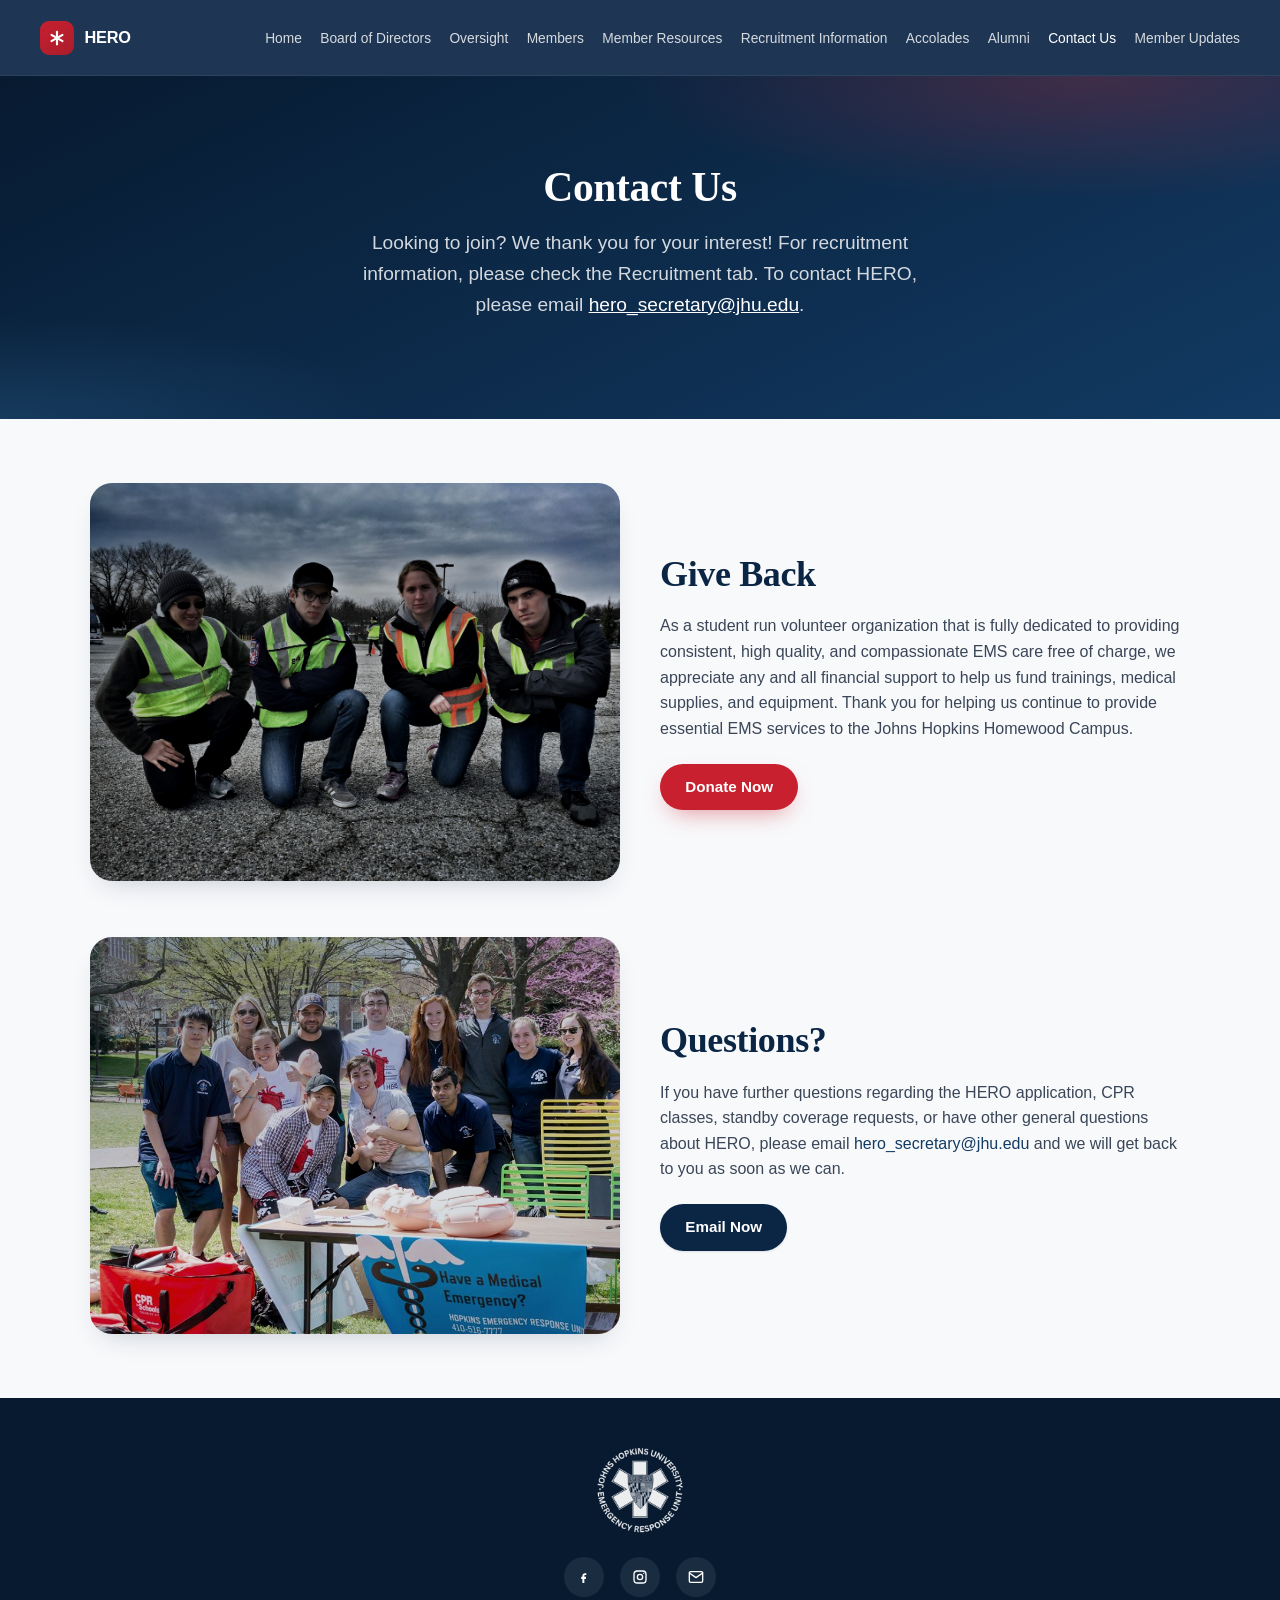
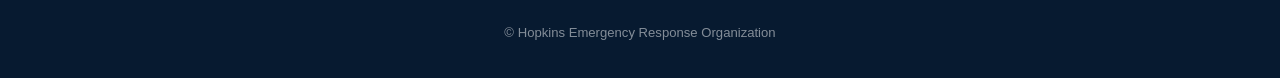
<file: contact.html>
<!DOCTYPE html>
<html lang="en">
<head>
  <meta charset="utf-8" />
  <title>Contact Us — Hopkins Emergency Response Organization</title>
  <meta name="viewport" content="width=device-width, initial-scale=1" />
  <meta name="robots" content="noindex, nofollow" />
  <link rel="stylesheet" href="assets/css/site.css" />
</head>
<body>

  <!-- Header -->
  <header class="site-header">
    <div class="container">
      <a href="index.html" class="brand">
        <span class="mark"><svg viewBox="0 0 24 24" fill="currentColor" style="width:1em;height:1em;vertical-align:-0.125em;display:inline-block;"><rect x="10.4" y="1" width="3.2" height="22" rx="1.4"/><rect x="10.4" y="1" width="3.2" height="22" rx="1.4" transform="rotate(60 12 12)"/><rect x="10.4" y="1" width="3.2" height="22" rx="1.4" transform="rotate(120 12 12)"/></svg></span>
        <span class="brand-full">Hopkins Emergency Response Organization</span><span class="brand-short">HERO</span>
      </a>
      <button class="nav-toggle" type="button" aria-label="Toggle menu" aria-expanded="false">
        <svg viewBox="0 0 24 24" fill="none" stroke="currentColor" stroke-width="2" stroke-linecap="round"><line x1="3" y1="6" x2="21" y2="6"/><line x1="3" y1="12" x2="21" y2="12"/><line x1="3" y1="18" x2="21" y2="18"/></svg>
      </button>
      <nav class="site-nav">
        <ul>
          <li><a href="index.html">Home</a></li>
          <li><a href="board.html">Board of Directors</a></li>
          <li><a href="oversight.html">Oversight</a></li>
          <li><a href="members.html">Members</a></li>
          <li><a href="resources.html">Member Resources</a></li>
          <li><a href="recruitment.html">Recruitment Information</a></li>
          <li><a href="accolades.html">Accolades</a></li>
          <li><a href="alumni.html">Alumni</a></li>
          <li><a href="contact.html" class="is-active">Contact Us</a></li>
          <li><a href="updates.html">Member Updates</a></li>
        </ul>
      </nav>
    </div>
  </header>

  <!-- Hero -->
  <section class="hero hero-compact">
    <div class="container">
      <h1>Contact Us</h1>
      <p class="lede">
        Looking to join? We thank you for your interest! For recruitment information, please check the Recruitment tab.
        To contact HERO, please email <a href="mailto:hero_secretary@jhu.edu" style="color:#fff;text-decoration:underline;">hero_secretary@jhu.edu</a>.
      </p>
    </div>
  </section>

  <!-- Splits -->
  <section class="section">
    <div class="container" style="display:grid;gap:3.5rem;">

      <div class="split">
        <div class="split-media tint-photo"><img src="images/2018standby6.jpg" alt="HERO members on standby"></div>
        <div class="split-body">
          <h2>Give Back</h2>
          <p>
            As a student run volunteer organization that is fully dedicated to providing consistent, high quality,
            and compassionate EMS care free of charge, we appreciate any and all financial support to help us fund
            trainings, medical supplies, and equipment. Thank you for helping us continue to provide essential EMS
            services to the Johns Hopkins Homewood Campus.
          </p>
          <a href="https://secure.jhu.edu/form/givenow" class="btn btn-emergency">Donate Now</a>
        </div>
      </div>

      <div class="split">
        <div class="split-body" style="order:2;">
          <h2>Questions?</h2>
          <p>
            If you have further questions regarding the HERO application, CPR classes, standby coverage requests,
            or have other general questions about HERO, please email
            <a href="mailto:hero_secretary@jhu.edu">hero_secretary@jhu.edu</a> and we will get back to you as soon as we can.
          </p>
          <a href="mailto:hero_secretary@jhu.edu" class="btn btn-primary">Email Now</a>
        </div>
        <div class="split-media tint-photo" style="order:1;"><img src="images/2018cpr2.jpg" alt="HERO CPR class"></div>
      </div>

    </div>
  </section>

  <!-- Footer -->
  <footer class="site-footer">
    <div class="container">
      <img class="footer-seal" src="images/HERO-seal-white.png" alt="Johns Hopkins University Emergency Response Unit seal" width="88" height="88" />
      <ul class="foot-icons">
        <li><a href="https://www.facebook.com/JohnsHopkinsHERO/" aria-label="Facebook"><svg viewBox="0 0 24 24" fill="currentColor" style="width:1em;height:1em;vertical-align:-0.125em;display:inline-block;"><path d="M13.5 9H15.5V6.2h-2C11.2 6.2 9.6 7.8 9.6 10v1.8H7.8V15H9.6v6h2.9v-6h2.2l.4-3.2h-2.6v-1.5c0-.8.3-1.3 1-1.3z"/></svg></a></li>
        <li><a href="https://www.instagram.com/jhu_hero/" aria-label="Instagram"><svg viewBox="0 0 24 24" fill="none" stroke="currentColor" stroke-width="2" style="width:1em;height:1em;vertical-align:-0.125em;display:inline-block;"><rect x="3" y="3" width="18" height="18" rx="5"/><circle cx="12" cy="12" r="4"/><circle cx="17.5" cy="6.5" r="1" fill="currentColor" stroke="none"/></svg></a></li>
        <li><a href="mailto:hero_captain@jhu.edu" aria-label="Email"><svg viewBox="0 0 24 24" fill="none" stroke="currentColor" stroke-width="2" stroke-linecap="round" stroke-linejoin="round" style="width:1em;height:1em;vertical-align:-0.125em;display:inline-block;"><rect x="2" y="4" width="20" height="16" rx="2"/><path d="m22 6-10 7L2 6"/></svg></a></li>
      </ul>
      <ul class="copyright">
        <li>&copy; Hopkins Emergency Response Organization</li>
      </ul>
    </div>
  </footer>

  <script src="assets/js/site.js"></script>
</body>
</html>
</file>
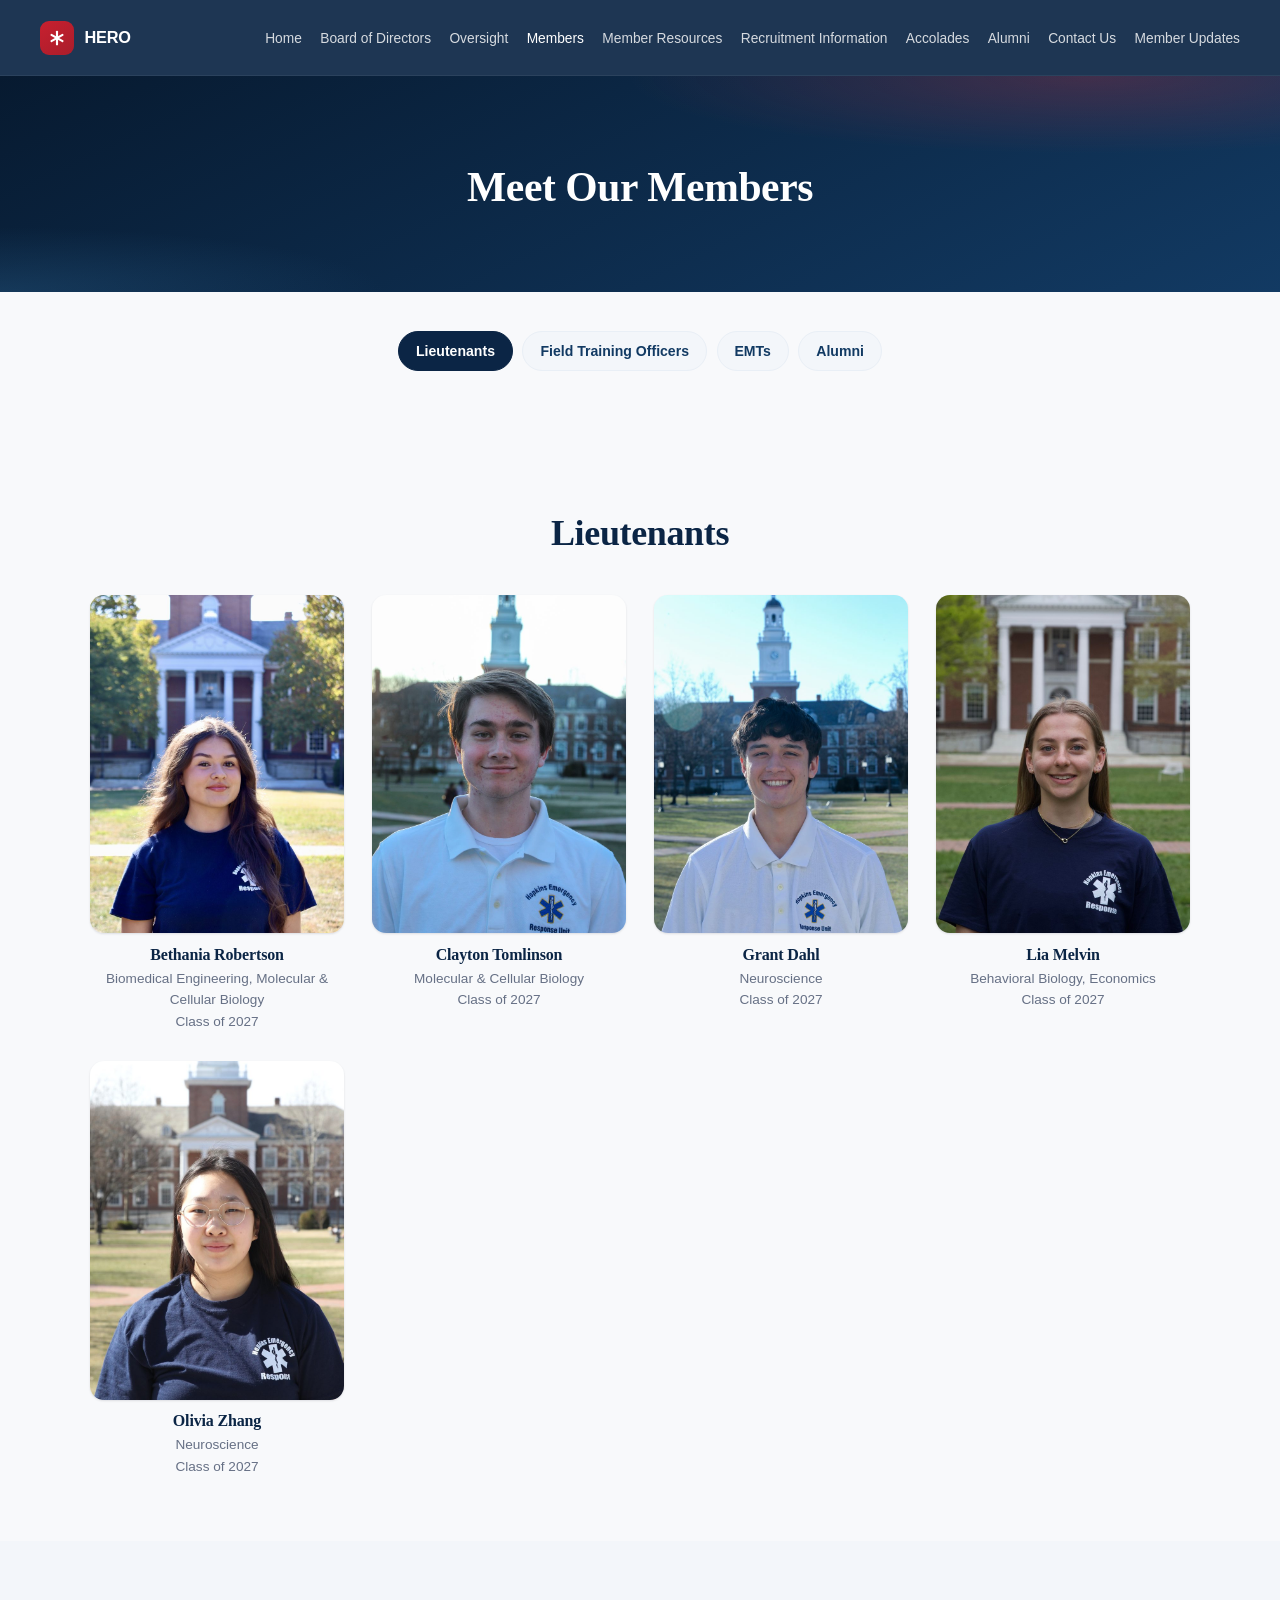
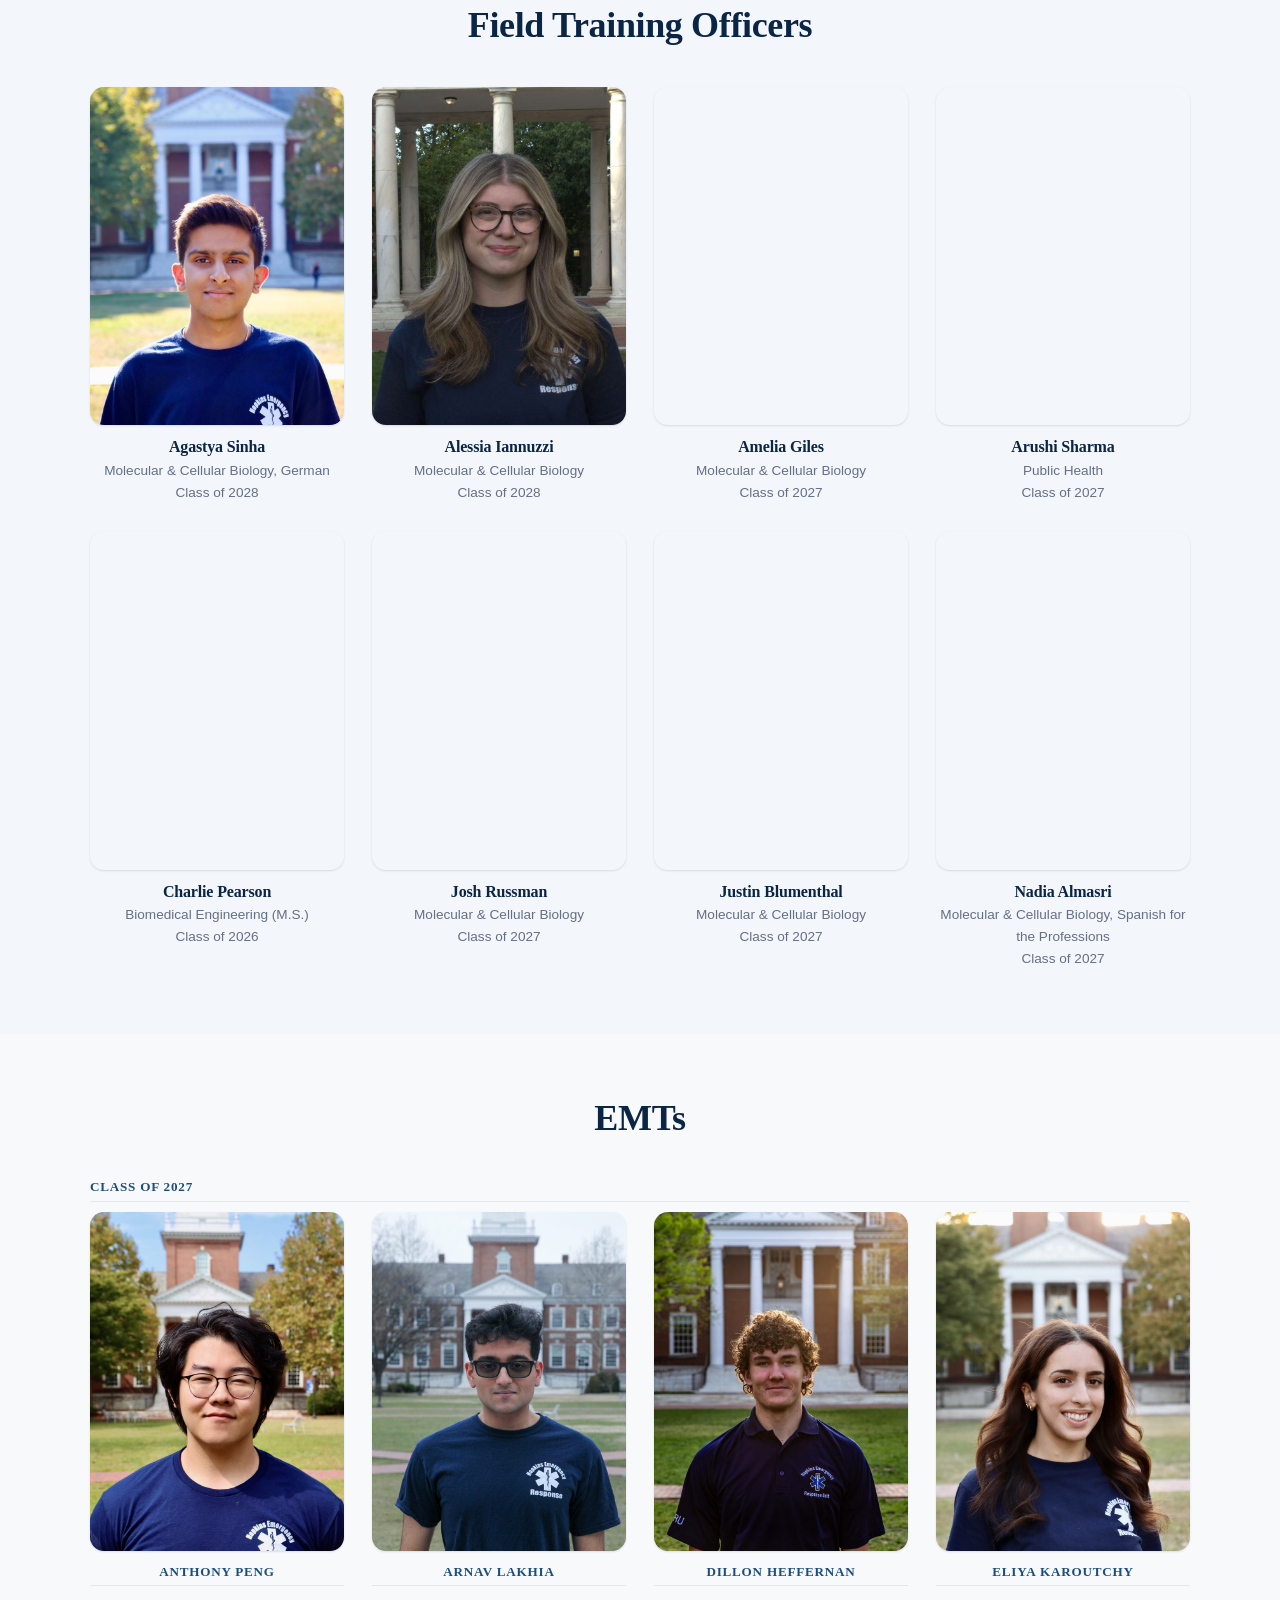
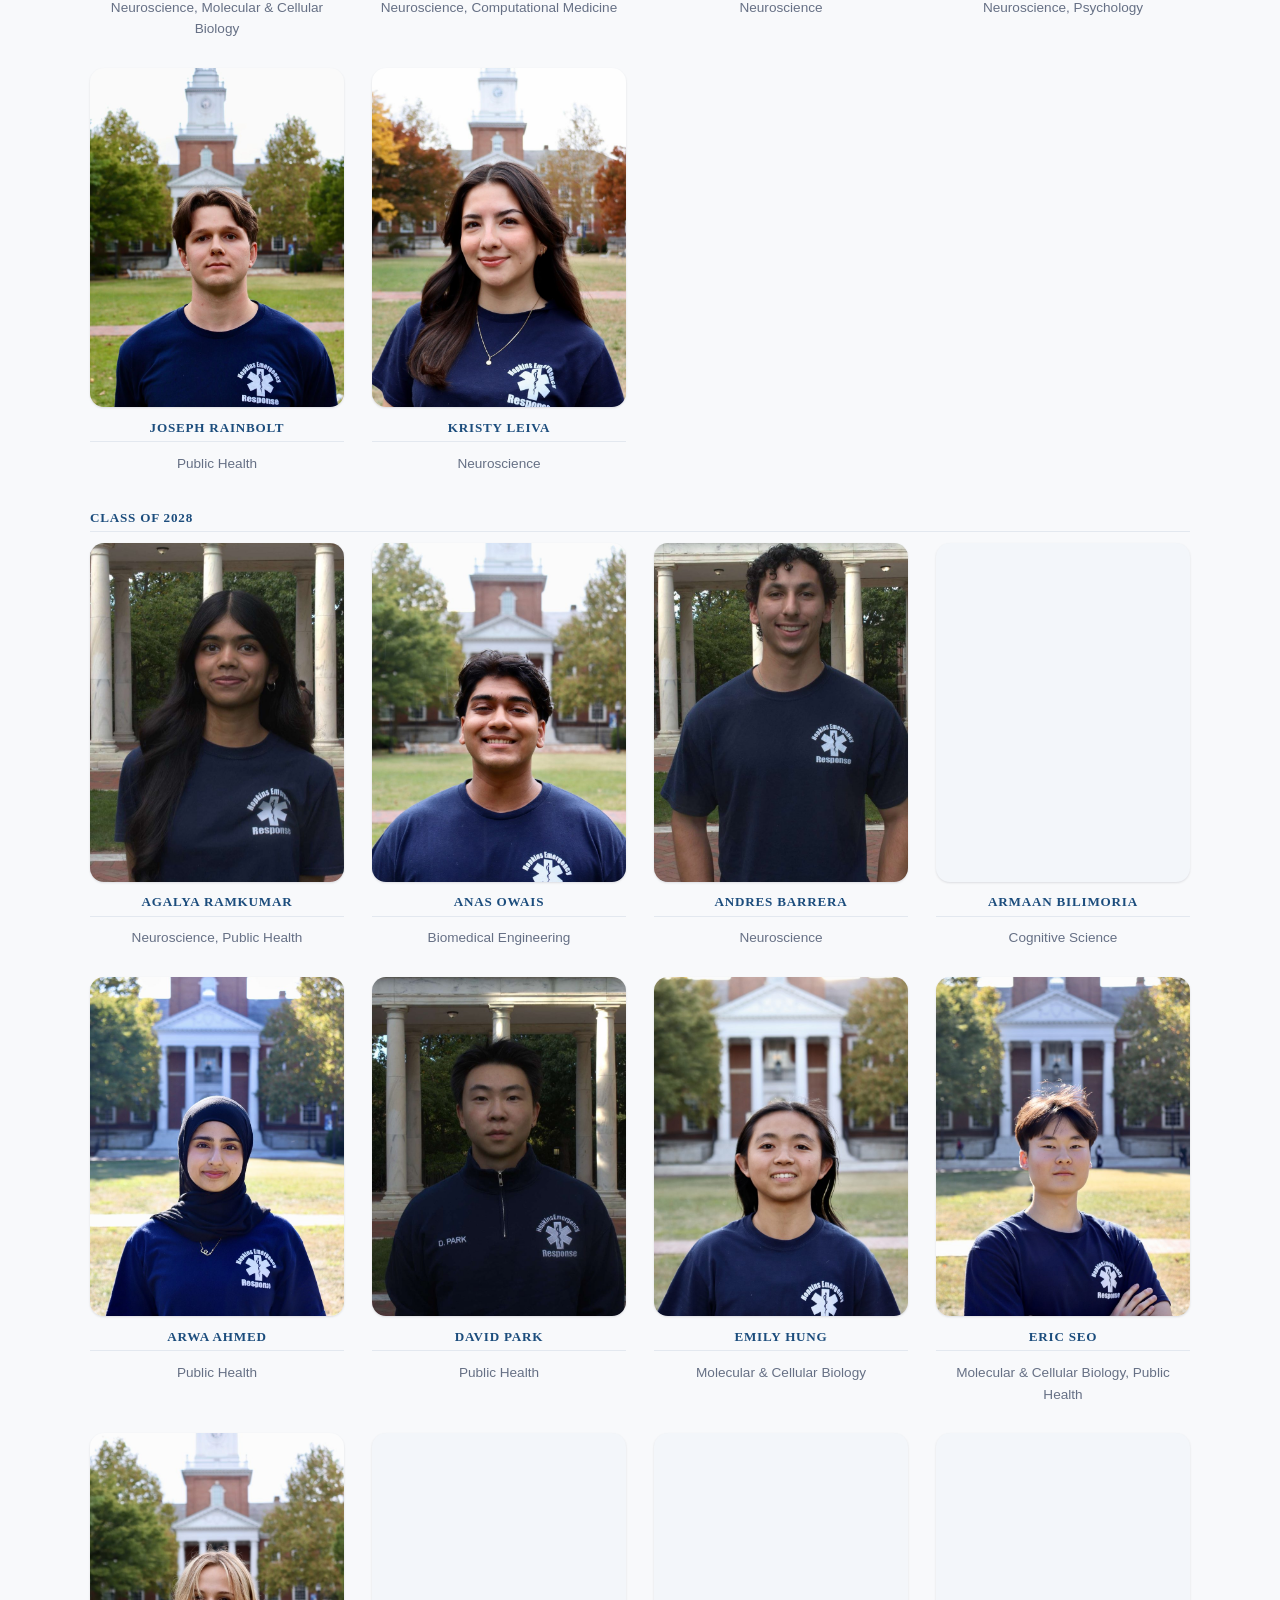
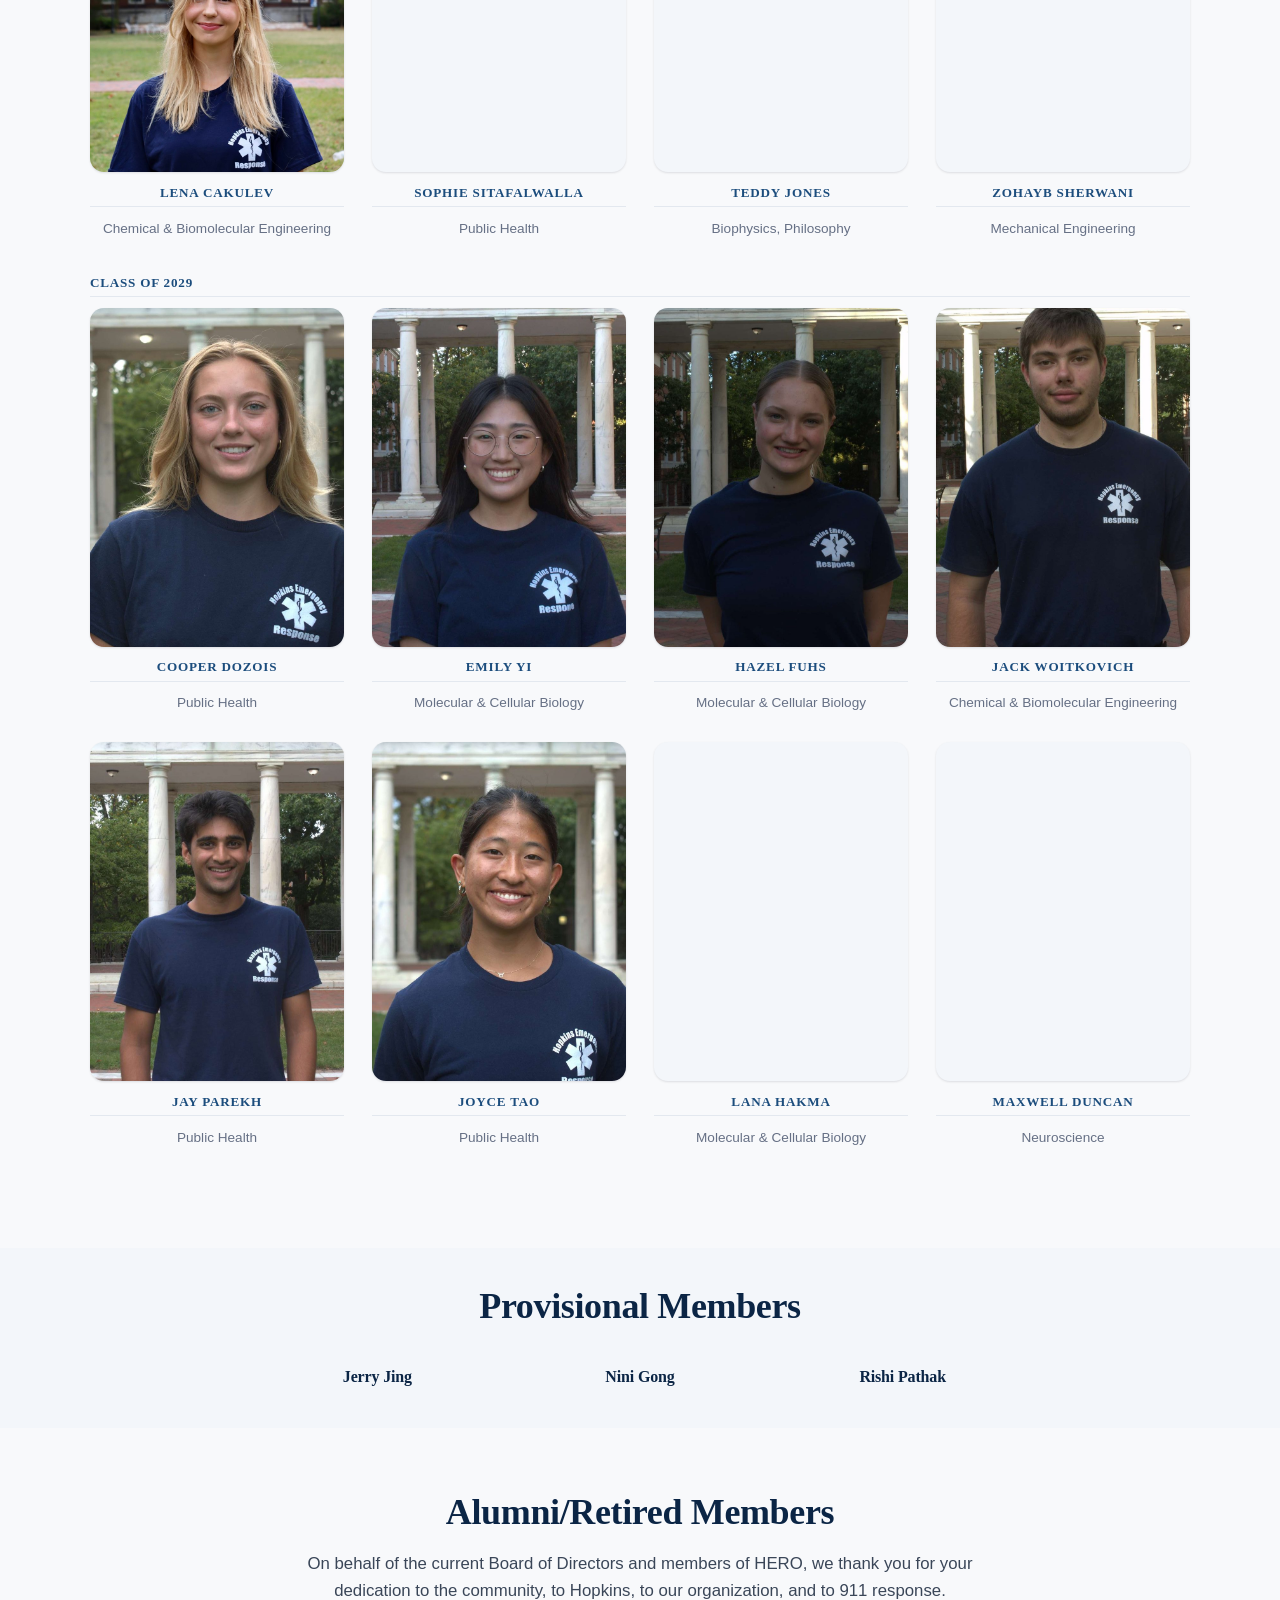
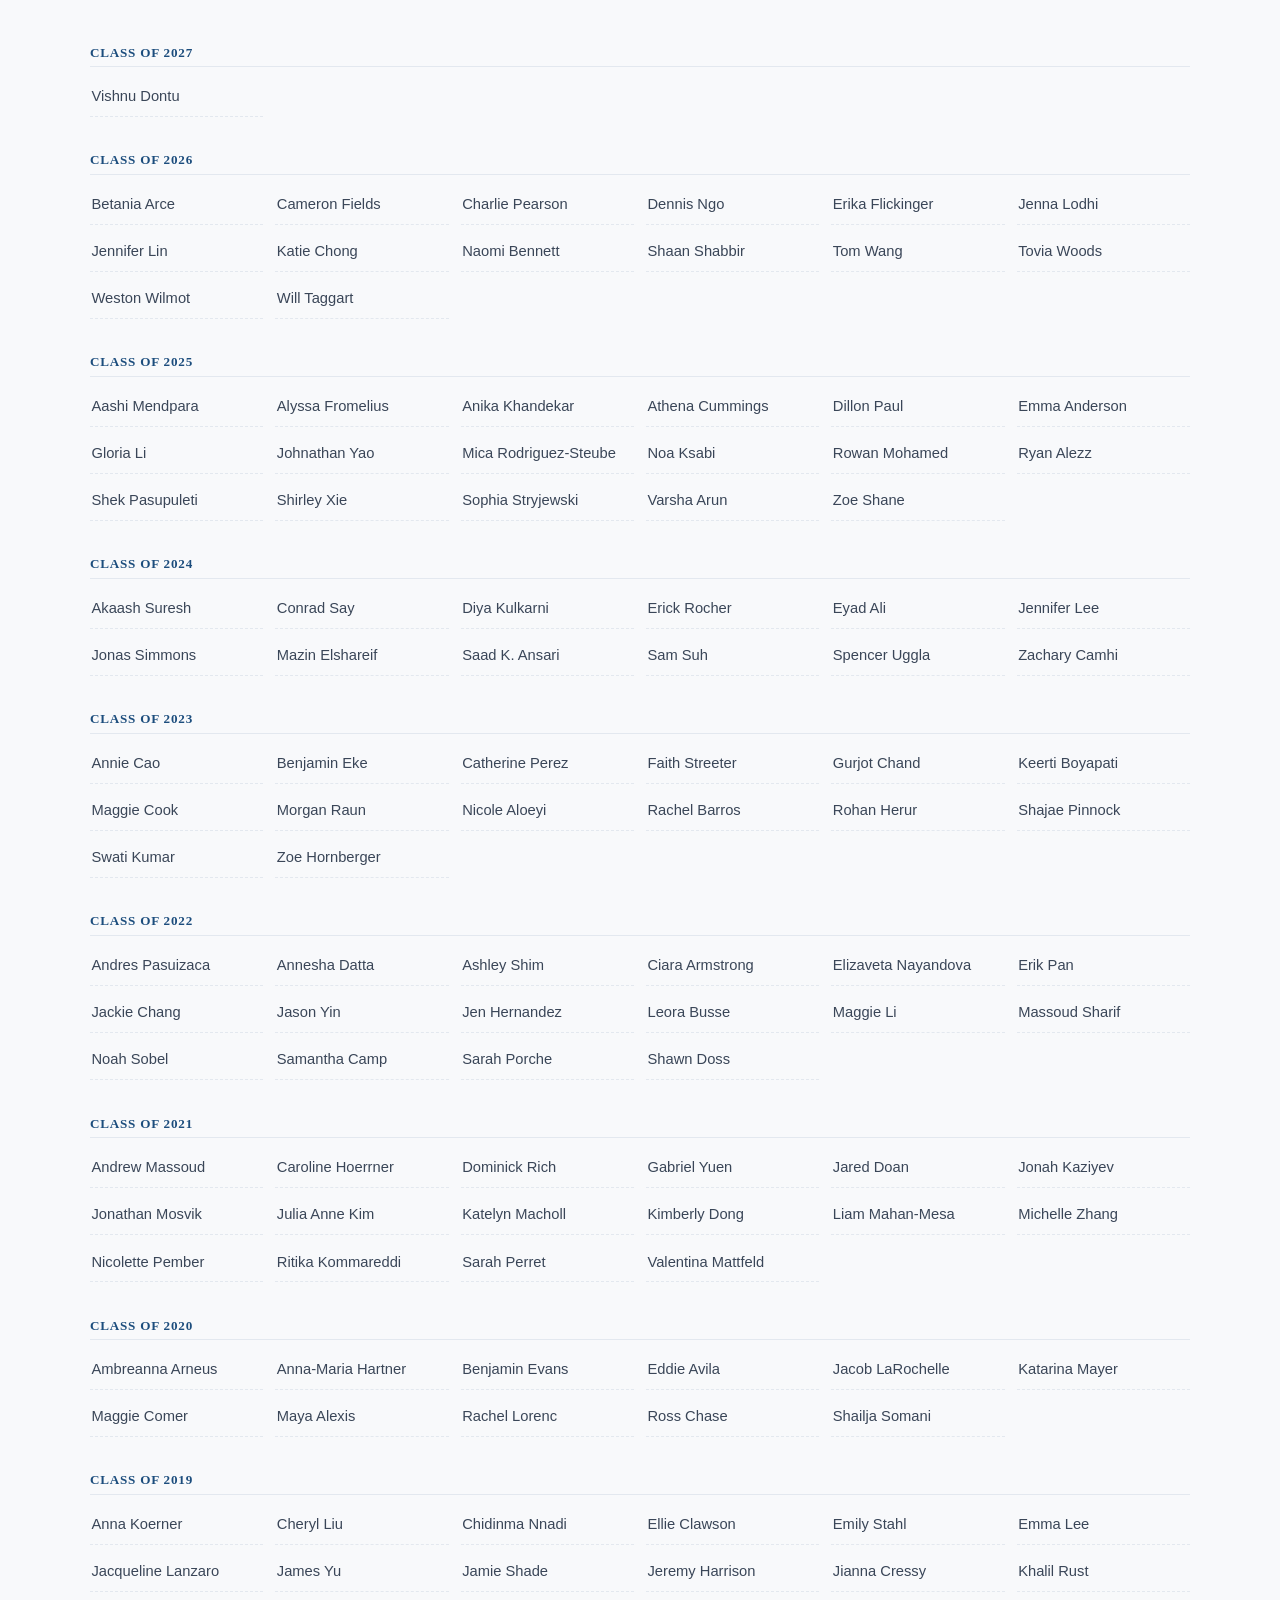
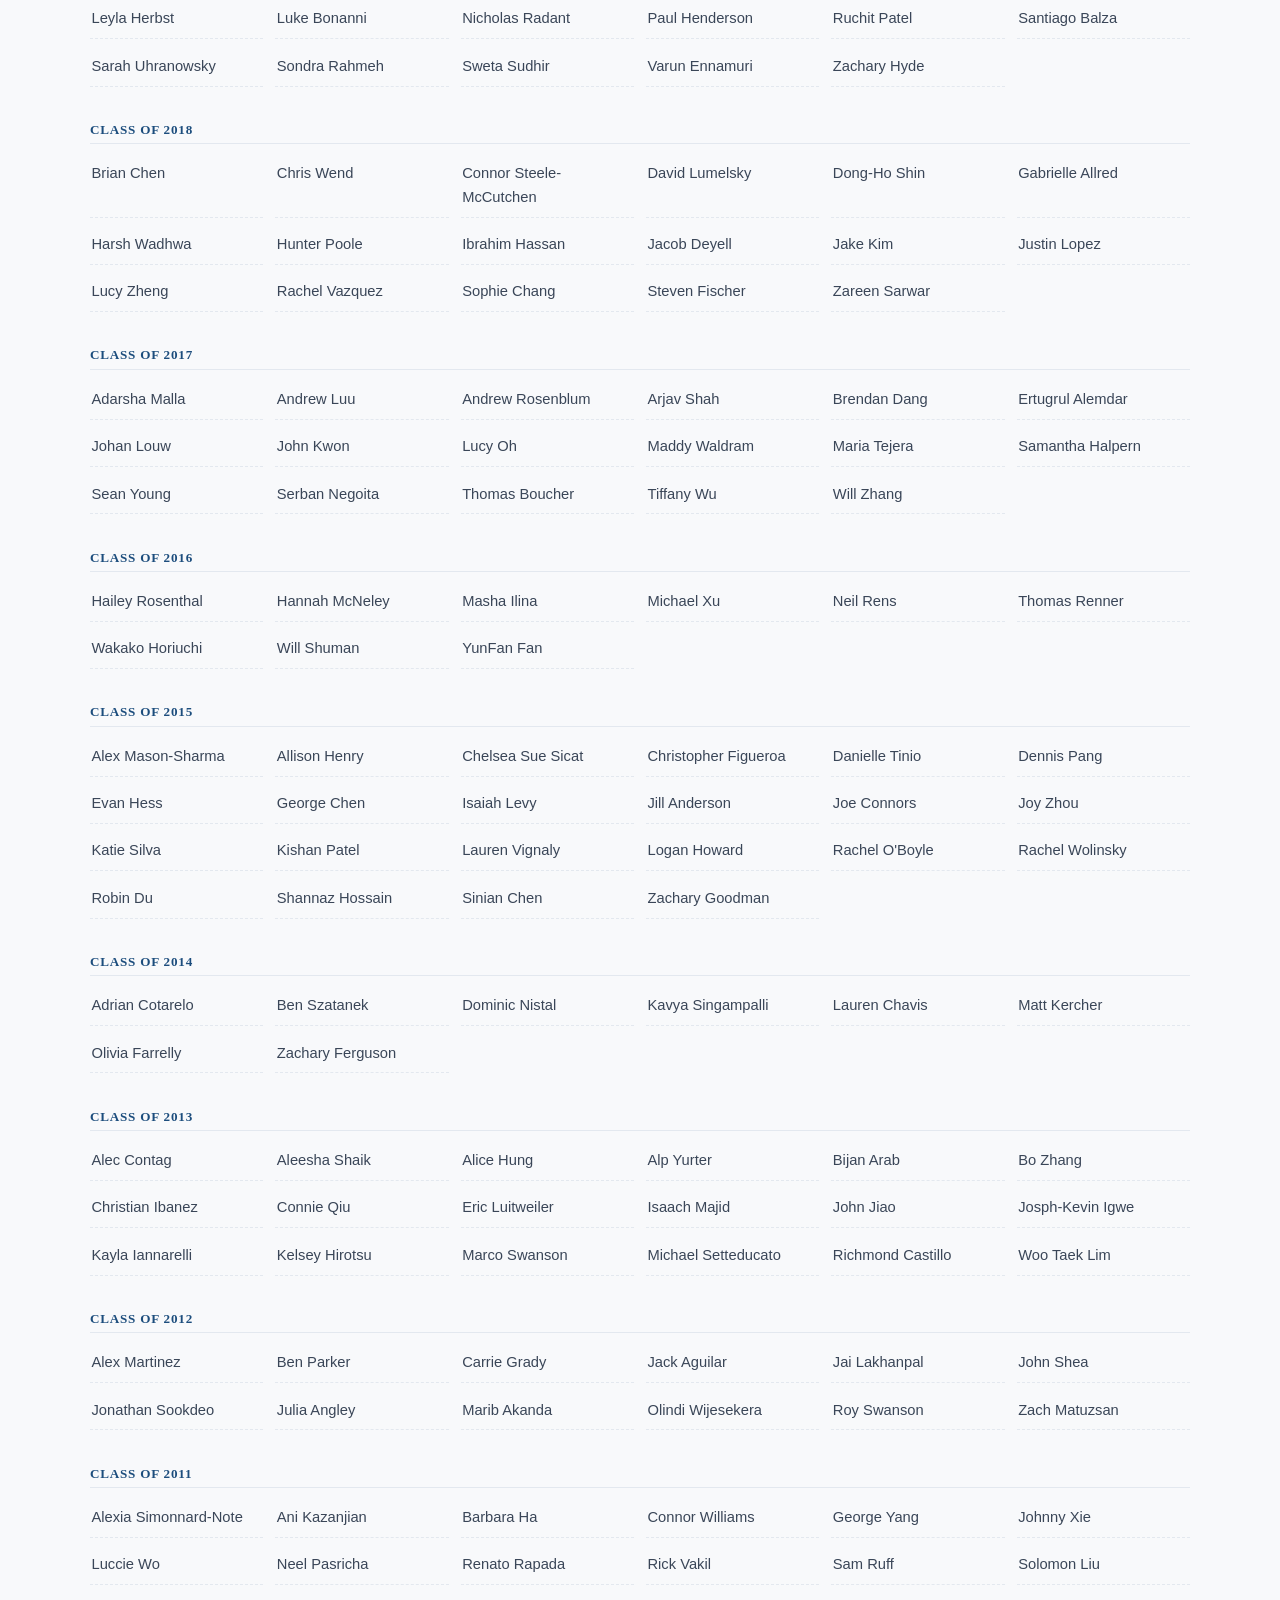
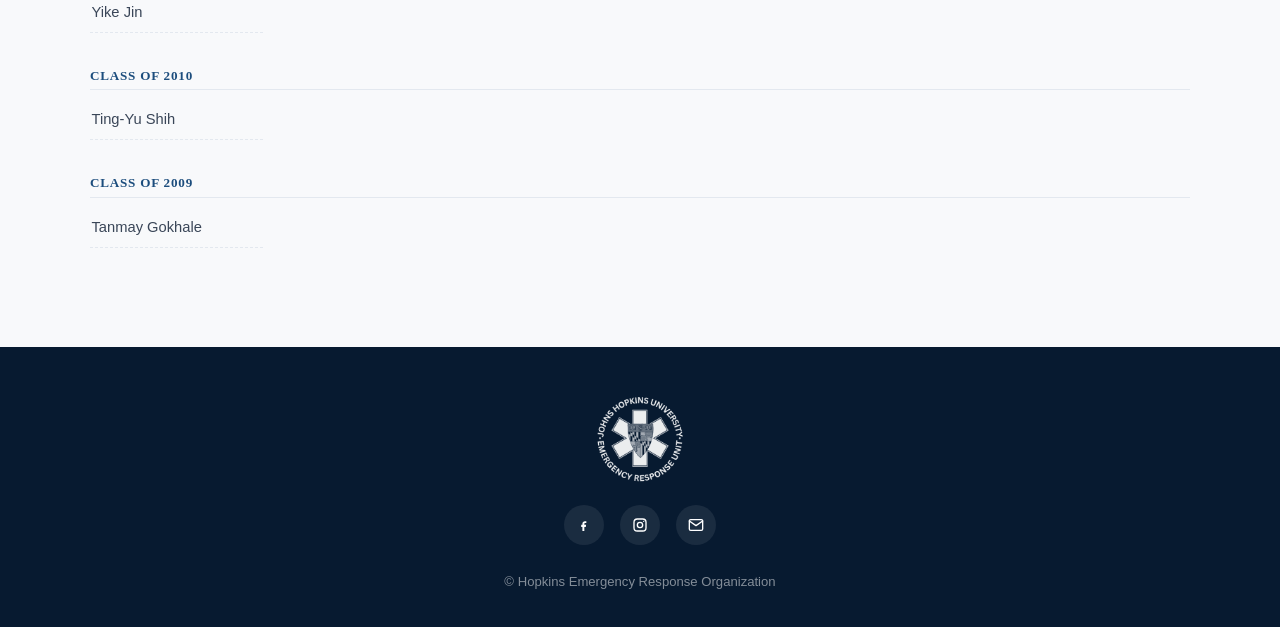
<file: members.html>
<!DOCTYPE html>
<html lang="en">
<head>
  <meta charset="utf-8" />
  <title>Members — Hopkins Emergency Response Organization</title>
  <meta name="viewport" content="width=device-width, initial-scale=1" />
  <meta name="robots" content="noindex, nofollow" />
  <link rel="stylesheet" href="assets/css/site.css" />
</head>
<body>

  <!-- Header -->
  <header class="site-header">
    <div class="container">
      <a href="index.html" class="brand">
        <span class="mark"><svg viewBox="0 0 24 24" fill="currentColor" style="width:1em;height:1em;vertical-align:-0.125em;display:inline-block;"><rect x="10.4" y="1" width="3.2" height="22" rx="1.4"/><rect x="10.4" y="1" width="3.2" height="22" rx="1.4" transform="rotate(60 12 12)"/><rect x="10.4" y="1" width="3.2" height="22" rx="1.4" transform="rotate(120 12 12)"/></svg></span>
        <span class="brand-full">Hopkins Emergency Response Organization</span><span class="brand-short">HERO</span>
      </a>
      <button class="nav-toggle" type="button" aria-label="Toggle menu" aria-expanded="false">
        <svg viewBox="0 0 24 24" fill="none" stroke="currentColor" stroke-width="2" stroke-linecap="round"><line x1="3" y1="6" x2="21" y2="6"/><line x1="3" y1="12" x2="21" y2="12"/><line x1="3" y1="18" x2="21" y2="18"/></svg>
      </button>
      <nav class="site-nav">
        <ul>
          <li><a href="index.html">Home</a></li>
          <li><a href="board.html">Board of Directors</a></li>
          <li><a href="oversight.html">Oversight</a></li>
          <li><a href="members.html" class="is-active">Members</a></li>
          <li><a href="resources.html">Member Resources</a></li>
          <li><a href="recruitment.html">Recruitment Information</a></li>
          <li><a href="accolades.html">Accolades</a></li>
          <li><a href="alumni.html">Alumni</a></li>
          <li><a href="contact.html">Contact Us</a></li>
          <li><a href="updates.html">Member Updates</a></li>
        </ul>
      </nav>
    </div>
  </header>

  <!-- Hero -->
  <section class="hero hero-compact">
    <div class="container">
      <h1>Meet Our Members</h1>
    </div>
  </section>

  <section class="section tight">
    <div class="container">
      <nav class="tab-nav">
        <a href="#lineofficers">Lieutenants</a>
        <a href="#field">Field Training Officers</a>
        <a href="#emergency">EMTs</a>
        <a href="#active">Alumni</a>
      </nav>
    </div>
  </section>

  <!-- Lieutenants -->
  <section class="section" id="lineofficers">
    <div class="container">
      <div class="section-head center">
        <h2>Lieutenants</h2>
      </div>
        <div class="card-grid cols-4">
          <div class="person-card">
            <div class="person-photo"><img loading="lazy" decoding="async" src="Members/2025Bethania.JPG" alt="Bethania Robertson"></div>
            <h4>Bethania Robertson</h4>
            <p class="person-sub">Biomedical Engineering, Molecular &amp; Cellular Biology<br>Class of 2027</p>
          </div>
          <div class="person-card">
            <div class="person-photo"><img loading="lazy" decoding="async" src="Members/2024Clay.jpg" alt="Clayton Tomlinson"></div>
            <h4>Clayton Tomlinson</h4>
            <p class="person-sub">Molecular &amp; Cellular Biology<br>Class of 2027</p>
          </div>
          <div class="person-card">
            <div class="person-photo"><img loading="lazy" decoding="async" src="Members/2024Grant.jpg" alt="Grant Dahl"></div>
            <h4>Grant Dahl</h4>
            <p class="person-sub">Neuroscience<br>Class of 2027</p>
          </div>
          <div class="person-card">
            <div class="person-photo"><img loading="lazy" decoding="async" src="Members/2024Lia.jpeg" alt="Lia Melvin"></div>
            <h4>Lia Melvin</h4>
            <p class="person-sub">Behavioral Biology, Economics<br>Class of 2027</p>
          </div>
          <div class="person-card">
            <div class="person-photo"><img loading="lazy" decoding="async" src="Members/Olivia2025.jpeg" alt="Olivia Zhang"></div>
            <h4>Olivia Zhang</h4>
            <p class="person-sub">Neuroscience<br>Class of 2027</p>
          </div>
        </div>
    </div>
  </section>

  <!-- Field Training Officers -->
  <section class="section alt" id="field">
    <div class="container">
      <div class="section-head center">
        <h2>Field Training Officers</h2>
      </div>
        <div class="card-grid cols-4">
          <div class="person-card">
            <div class="person-photo"><img loading="lazy" decoding="async" src="Members/2025Agastya.jpg" alt="Agastya Sinha"></div>
            <h4>Agastya Sinha</h4>
            <p class="person-sub">Molecular &amp; Cellular Biology, German<br>Class of 2028</p>
          </div>
          <div class="person-card">
            <div class="person-photo"><img loading="lazy" decoding="async" src="Members/2026Alessia.jpeg" alt="Alessia Iannuzzi"></div>
            <h4>Alessia Iannuzzi</h4>
            <p class="person-sub">Molecular &amp; Cellular Biology<br>Class of 2028</p>
          </div>
          <div class="person-card">
            <div class="person-photo"><img loading="lazy" decoding="async" src="Members/2025Mia.jpeg" alt="Amelia Giles"></div>
            <h4>Amelia Giles</h4>
            <p class="person-sub">Molecular &amp; Cellular Biology<br>Class of 2027</p>
          </div>
          <div class="person-card">
            <div class="person-photo"><img loading="lazy" decoding="async" src="Members/2025Arushi.JPG" alt="Arushi Sharma"></div>
            <h4>Arushi Sharma</h4>
            <p class="person-sub">Public Health<br>Class of 2027</p>
          </div>
          <div class="person-card">
            <div class="person-photo"><img loading="lazy" decoding="async" src="Members/2024Charlie.jpg" alt="Charlie Pearson"></div>
            <h4>Charlie Pearson</h4>
            <p class="person-sub">Biomedical Engineering (M.S.)<br>Class of 2026</p>
          </div>
          <div class="person-card">
            <div class="person-photo"><img loading="lazy" decoding="async" src="Members/2025Russ.JPG" alt="Josh Russman"></div>
            <h4>Josh Russman</h4>
            <p class="person-sub">Molecular &amp; Cellular Biology<br>Class of 2027</p>
          </div>
          <div class="person-card">
            <div class="person-photo"><img loading="lazy" decoding="async" src="Members/2025Justin.JPG" alt="Justin Blumenthal"></div>
            <h4>Justin Blumenthal</h4>
            <p class="person-sub">Molecular &amp; Cellular Biology<br>Class of 2027</p>
          </div>
          <div class="person-card">
            <div class="person-photo"><img loading="lazy" decoding="async" src="Members/2024Nadia.jpg" alt="Nadia Almasri"></div>
            <h4>Nadia Almasri</h4>
            <p class="person-sub">Molecular &amp; Cellular Biology, Spanish for the Professions<br>Class of 2027</p>
          </div>
        </div>
    </div>
  </section>

  <!-- EMTs -->
  <section class="section" id="emergency">
    <div class="container">
      <div class="section-head center">
        <h2>EMTs</h2>
      </div>

      <div class="class-group">
        <h4>Class of 2027</h4>
        <div class="card-grid cols-4">
          <div class="person-card">
            <div class="person-photo"><img loading="lazy" decoding="async" src="Members/2025Anthony.jpeg" alt="Anthony Peng"></div>
            <h4>Anthony Peng</h4>
            <p class="person-sub">Neuroscience, Molecular &amp; Cellular Biology</p>
          </div>
          <div class="person-card">
            <div class="person-photo"><img loading="lazy" decoding="async" src="Members/2024Arnav.jpg" alt="Arnav Lakhia"></div>
            <h4>Arnav Lakhia</h4>
            <p class="person-sub">Neuroscience, Computational Medicine</p>
          </div>
          <div class="person-card">
            <div class="person-photo"><img loading="lazy" decoding="async" src="Members/2024DillonH.jpeg" alt="Dillon Heffernan"></div>
            <h4>Dillon Heffernan</h4>
            <p class="person-sub">Neuroscience</p>
          </div>
          <div class="person-card">
            <div class="person-photo"><img loading="lazy" decoding="async" src="Members/2025Eliya.jpg" alt="Eliya Karoutchy"></div>
            <h4>Eliya Karoutchy</h4>
            <p class="person-sub">Neuroscience, Psychology</p>
          </div>
          <div class="person-card">
            <div class="person-photo"><img loading="lazy" decoding="async" src="Members/2025Joseph.jpeg" alt="Joseph Rainbolt"></div>
            <h4>Joseph Rainbolt</h4>
            <p class="person-sub">Public Health</p>
          </div>
          <div class="person-card">
            <div class="person-photo"><img loading="lazy" decoding="async" src="Members/Kristy2025.jpeg" alt="Kristy Leiva"></div>
            <h4>Kristy Leiva</h4>
            <p class="person-sub">Neuroscience</p>
          </div>
        </div>
      </div>

      <div class="class-group">
        <h4>Class of 2028</h4>
        <div class="card-grid cols-4">
          <div class="person-card">
            <div class="person-photo"><img loading="lazy" decoding="async" src="Members/2026Agalya.jpeg" alt="Agalya Ramkumar"></div>
            <h4>Agalya Ramkumar</h4>
            <p class="person-sub">Neuroscience, Public Health</p>
          </div>
          <div class="person-card">
            <div class="person-photo"><img loading="lazy" decoding="async" src="Members/2025Anas.jpeg" alt="Anas Owais"></div>
            <h4>Anas Owais</h4>
            <p class="person-sub">Biomedical Engineering</p>
          </div>
          <div class="person-card">
            <div class="person-photo"><img loading="lazy" decoding="async" src="Members/2026Andres.jpeg" alt="Andres Barrera"></div>
            <h4>Andres Barrera</h4>
            <p class="person-sub">Neuroscience</p>
          </div>
          <div class="person-card">
            <div class="person-photo"><img loading="lazy" decoding="async" src="Members/2025Armaan.JPG" alt="Armaan Bilimoria"></div>
            <h4>Armaan Bilimoria</h4>
            <p class="person-sub">Cognitive Science</p>
          </div>
          <div class="person-card">
            <div class="person-photo"><img loading="lazy" decoding="async" src="Members/2025Arwa.JPG" alt="Arwa Ahmed"></div>
            <h4>Arwa Ahmed</h4>
            <p class="person-sub">Public Health</p>
          </div>
          <div class="person-card">
            <div class="person-photo"><img loading="lazy" decoding="async" src="Members/2026David.jpeg" alt="David Park"></div>
            <h4>David Park</h4>
            <p class="person-sub">Public Health</p>
          </div>
          <div class="person-card">
            <div class="person-photo"><img loading="lazy" decoding="async" src="Members/2025Emily.JPG" alt="Emily Hung"></div>
            <h4>Emily Hung</h4>
            <p class="person-sub">Molecular &amp; Cellular Biology</p>
          </div>
          <div class="person-card">
            <div class="person-photo"><img loading="lazy" decoding="async" src="Members/2025Eric.JPG" alt="Eric Seo"></div>
            <h4>Eric Seo</h4>
            <p class="person-sub">Molecular &amp; Cellular Biology, Public Health</p>
          </div>
          <div class="person-card">
            <div class="person-photo"><img loading="lazy" decoding="async" src="Members/2025Lena.jpeg" alt="Lena Cakulev"></div>
            <h4>Lena Cakulev</h4>
            <p class="person-sub">Chemical &amp; Biomolecular Engineering</p>
          </div>
          <div class="person-card">
            <div class="person-photo"><img loading="lazy" decoding="async" src="Members/2025Sophie.JPG" alt="Sophie Sitafalwalla"></div>
            <h4>Sophie Sitafalwalla</h4>
            <p class="person-sub">Public Health</p>
          </div>
          <div class="person-card">
            <div class="person-photo"><img loading="lazy" decoding="async" src="Members/2026Teddy.jpeg" alt="Teddy Jones"></div>
            <h4>Teddy Jones</h4>
            <p class="person-sub">Biophysics, Philosophy</p>
          </div>
          <div class="person-card">
            <div class="person-photo"><img loading="lazy" decoding="async" src="Members/2025Zohayb.jpeg" alt="Zohayb Sherwani"></div>
            <h4>Zohayb Sherwani</h4>
            <p class="person-sub">Mechanical Engineering</p>
          </div>
        </div>
      </div>

      <div class="class-group">
        <h4>Class of 2029</h4>
        <div class="card-grid cols-4">
          <div class="person-card">
            <div class="person-photo"><img loading="lazy" decoding="async" src="Members/2026Cooper.jpeg" alt="Cooper Dozois"></div>
            <h4>Cooper Dozois</h4>
            <p class="person-sub">Public Health</p>
          </div>
          <div class="person-card">
            <div class="person-photo"><img loading="lazy" decoding="async" src="Members/2026Emily.jpeg" alt="Emily Yi"></div>
            <h4>Emily Yi</h4>
            <p class="person-sub">Molecular &amp; Cellular Biology</p>
          </div>
          <div class="person-card">
            <div class="person-photo"><img loading="lazy" decoding="async" src="Members/2026Hazel.jpeg" alt="Hazel Fuhs"></div>
            <h4>Hazel Fuhs</h4>
            <p class="person-sub">Molecular &amp; Cellular Biology</p>
          </div>
          <div class="person-card">
            <div class="person-photo"><img loading="lazy" decoding="async" src="Members/2026Jack.jpeg" alt="Jack Woitkovich"></div>
            <h4>Jack Woitkovich</h4>
            <p class="person-sub">Chemical &amp; Biomolecular Engineering</p>
          </div>
          <div class="person-card">
            <div class="person-photo"><img loading="lazy" decoding="async" src="Members/2026Jay.jpeg" alt="Jay Parekh"></div>
            <h4>Jay Parekh</h4>
            <p class="person-sub">Public Health</p>
          </div>
          <div class="person-card">
            <div class="person-photo"><img loading="lazy" decoding="async" src="Members/2026Joyce.jpeg" alt="Joyce Tao"></div>
            <h4>Joyce Tao</h4>
            <p class="person-sub">Public Health</p>
          </div>
          <div class="person-card">
            <div class="person-photo"><img loading="lazy" decoding="async" src="Members/2026Lana.jpeg" alt="Lana Hakma"></div>
            <h4>Lana Hakma</h4>
            <p class="person-sub">Molecular &amp; Cellular Biology</p>
          </div>
          <div class="person-card">
            <div class="person-photo"><img loading="lazy" decoding="async" src="Members/2026Max.jpeg" alt="Maxwell Duncan"></div>
            <h4>Maxwell Duncan</h4>
            <p class="person-sub">Neuroscience</p>
          </div>
        </div>
      </div>
    </div>
  </section>

  <!-- Provisional Members -->
  <section class="section alt tight">
    <div class="container">
      <div class="section-head center">
        <h2>Provisional Members</h2>
      </div>
      <div class="card-grid cols-4" style="max-width:760px;margin-inline:auto;">
        <div class="person-card">
          <h4>Jerry Jing</h4>
        </div>
        <div class="person-card">
          <h4>Nini Gong</h4>
        </div>
        <div class="person-card">
          <h4>Rishi Pathak</h4>
        </div>
      </div>
    </div>
  </section>

  <!-- Alumni / Retired Members -->
  <section class="section" id="active">
    <div class="container">
      <div class="section-head center">
        <h2>Alumni/Retired Members</h2>
        <p>On behalf of the current Board of Directors and members of HERO, we thank you for your dedication to the community, to Hopkins, to our organization, and to 911 response.</p>
      </div>

      <div class="class-group"><h4>Class of 2027</h4><div class="name-grid">
        <span>Vishnu Dontu</span>
      </div></div>

      <div class="class-group"><h4>Class of 2026</h4><div class="name-grid">
        <span>Betania Arce</span><span>Cameron Fields</span><span>Charlie Pearson</span>
        <span>Dennis Ngo</span><span>Erika Flickinger</span><span>Jenna Lodhi</span>
        <span>Jennifer Lin</span><span>Katie Chong</span><span>Naomi Bennett</span>
        <span>Shaan Shabbir</span><span>Tom Wang</span><span>Tovia Woods</span>
        <span>Weston Wilmot</span><span>Will Taggart</span>
      </div></div>

      <div class="class-group"><h4>Class of 2025</h4><div class="name-grid">
        <span>Aashi Mendpara</span><span>Alyssa Fromelius</span><span>Anika Khandekar</span>
        <span>Athena Cummings</span><span>Dillon Paul</span><span>Emma Anderson</span>
        <span>Gloria Li</span><span>Johnathan Yao</span><span>Mica Rodriguez-Steube</span>
        <span>Noa Ksabi</span><span>Rowan Mohamed</span><span>Ryan Alezz</span>
        <span>Shek Pasupuleti</span><span>Shirley Xie</span><span>Sophia Stryjewski</span>
        <span>Varsha Arun</span><span>Zoe Shane</span>
      </div></div>

      <div class="class-group"><h4>Class of 2024</h4><div class="name-grid">
        <span>Akaash Suresh</span><span>Conrad Say</span><span>Diya Kulkarni</span>
        <span>Erick Rocher</span><span>Eyad Ali</span><span>Jennifer Lee</span>
        <span>Jonas Simmons</span><span>Mazin Elshareif</span><span>Saad K. Ansari</span>
        <span>Sam Suh</span><span>Spencer Uggla</span><span>Zachary Camhi</span>
      </div></div>

      <div class="class-group"><h4>Class of 2023</h4><div class="name-grid">
        <span>Annie Cao</span><span>Benjamin Eke</span><span>Catherine Perez</span>
        <span>Faith Streeter</span><span>Gurjot Chand</span><span>Keerti Boyapati</span>
        <span>Maggie Cook</span><span>Morgan Raun</span><span>Nicole Aloeyi</span>
        <span>Rachel Barros</span><span>Rohan Herur</span><span>Shajae Pinnock</span>
        <span>Swati Kumar</span><span>Zoe Hornberger</span>
      </div></div>

      <div class="class-group"><h4>Class of 2022</h4><div class="name-grid">
        <span>Andres Pasuizaca</span><span>Annesha Datta</span><span>Ashley Shim</span>
        <span>Ciara Armstrong</span><span>Elizaveta Nayandova</span><span>Erik Pan</span>
        <span>Jackie Chang</span><span>Jason Yin</span><span>Jen Hernandez</span>
        <span>Leora Busse</span><span>Maggie Li</span><span>Massoud Sharif</span>
        <span>Noah Sobel</span><span>Samantha Camp</span><span>Sarah Porche</span>
        <span>Shawn Doss</span>
      </div></div>

      <div class="class-group"><h4>Class of 2021</h4><div class="name-grid">
        <span>Andrew Massoud</span><span>Caroline Hoerrner</span><span>Dominick Rich</span>
        <span>Gabriel Yuen</span><span>Jared Doan</span><span>Jonah Kaziyev</span>
        <span>Jonathan Mosvik</span><span>Julia Anne Kim</span><span>Katelyn Macholl</span>
        <span>Kimberly Dong</span><span>Liam Mahan-Mesa</span><span>Michelle Zhang</span>
        <span>Nicolette Pember</span><span>Ritika Kommareddi</span><span>Sarah Perret</span>
        <span>Valentina Mattfeld</span>
      </div></div>

      <div class="class-group"><h4>Class of 2020</h4><div class="name-grid">
        <span>Ambreanna Arneus</span><span>Anna-Maria Hartner</span><span>Benjamin Evans</span>
        <span>Eddie Avila</span><span>Jacob LaRochelle</span><span>Katarina Mayer</span>
        <span>Maggie Comer</span><span>Maya Alexis</span><span>Rachel Lorenc</span>
        <span>Ross Chase</span><span>Shailja Somani</span>
      </div></div>

      <div class="class-group"><h4>Class of 2019</h4><div class="name-grid">
        <span>Anna Koerner</span><span>Cheryl Liu</span><span>Chidinma Nnadi</span>
        <span>Ellie Clawson</span><span>Emily Stahl</span><span>Emma Lee</span>
        <span>Jacqueline Lanzaro</span><span>James Yu</span><span>Jamie Shade</span>
        <span>Jeremy Harrison</span><span>Jianna Cressy</span><span>Khalil Rust</span>
        <span>Leyla Herbst</span><span>Luke Bonanni</span><span>Nicholas Radant</span>
        <span>Paul Henderson</span><span>Ruchit Patel</span><span>Santiago Balza</span>
        <span>Sarah Uhranowsky</span><span>Sondra Rahmeh</span><span>Sweta Sudhir</span>
        <span>Varun Ennamuri</span><span>Zachary Hyde</span>
      </div></div>

      <div class="class-group"><h4>Class of 2018</h4><div class="name-grid">
        <span>Brian Chen</span><span>Chris Wend</span><span>Connor Steele-McCutchen</span>
        <span>David Lumelsky</span><span>Dong-Ho Shin</span><span>Gabrielle Allred</span>
        <span>Harsh Wadhwa</span><span>Hunter Poole</span><span>Ibrahim Hassan</span>
        <span>Jacob Deyell</span><span>Jake Kim</span><span>Justin Lopez</span>
        <span>Lucy Zheng</span><span>Rachel Vazquez</span><span>Sophie Chang</span>
        <span>Steven Fischer</span><span>Zareen Sarwar</span>
      </div></div>

      <div class="class-group"><h4>Class of 2017</h4><div class="name-grid">
        <span>Adarsha Malla</span><span>Andrew Luu</span><span>Andrew Rosenblum</span>
        <span>Arjav Shah</span><span>Brendan Dang</span><span>Ertugrul Alemdar</span>
        <span>Johan Louw</span><span>John Kwon</span><span>Lucy Oh</span>
        <span>Maddy Waldram</span><span>Maria Tejera</span><span>Samantha Halpern</span>
        <span>Sean Young</span><span>Serban Negoita</span><span>Thomas Boucher</span>
        <span>Tiffany Wu</span><span>Will Zhang</span>
      </div></div>

      <div class="class-group"><h4>Class of 2016</h4><div class="name-grid">
        <span>Hailey Rosenthal</span><span>Hannah McNeley</span><span>Masha Ilina</span>
        <span>Michael Xu</span><span>Neil Rens</span><span>Thomas Renner</span>
        <span>Wakako Horiuchi</span><span>Will Shuman</span><span>YunFan Fan</span>
      </div></div>

      <div class="class-group"><h4>Class of 2015</h4><div class="name-grid">
        <span>Alex Mason-Sharma</span><span>Allison Henry</span><span>Chelsea Sue Sicat</span>
        <span>Christopher Figueroa</span><span>Danielle Tinio</span><span>Dennis Pang</span>
        <span>Evan Hess</span><span>George Chen</span><span>Isaiah Levy</span>
        <span>Jill Anderson</span><span>Joe Connors</span><span>Joy Zhou</span>
        <span>Katie Silva</span><span>Kishan Patel</span><span>Lauren Vignaly</span>
        <span>Logan Howard</span><span>Rachel O'Boyle</span><span>Rachel Wolinsky</span>
        <span>Robin Du</span><span>Shannaz Hossain</span><span>Sinian Chen</span>
        <span>Zachary Goodman</span>
      </div></div>

      <div class="class-group"><h4>Class of 2014</h4><div class="name-grid">
        <span>Adrian Cotarelo</span><span>Ben Szatanek</span><span>Dominic Nistal</span>
        <span>Kavya Singampalli</span><span>Lauren Chavis</span><span>Matt Kercher</span>
        <span>Olivia Farrelly</span><span>Zachary Ferguson</span>
      </div></div>

      <div class="class-group"><h4>Class of 2013</h4><div class="name-grid">
        <span>Alec Contag</span><span>Aleesha Shaik</span><span>Alice Hung</span>
        <span>Alp Yurter</span><span>Bijan Arab</span><span>Bo Zhang</span>
        <span>Christian Ibanez</span><span>Connie Qiu</span><span>Eric Luitweiler</span>
        <span>Isaach Majid</span><span>John Jiao</span><span>Josph-Kevin Igwe</span>
        <span>Kayla Iannarelli</span><span>Kelsey Hirotsu</span><span>Marco Swanson</span>
        <span>Michael Setteducato</span><span>Richmond Castillo</span><span>Woo Taek Lim</span>
      </div></div>

      <div class="class-group"><h4>Class of 2012</h4><div class="name-grid">
        <span>Alex Martinez</span><span>Ben Parker</span><span>Carrie Grady</span>
        <span>Jack Aguilar</span><span>Jai Lakhanpal</span><span>John Shea</span>
        <span>Jonathan Sookdeo</span><span>Julia Angley</span><span>Marib Akanda</span>
        <span>Olindi Wijesekera</span><span>Roy Swanson</span><span>Zach Matuzsan</span>
      </div></div>

      <div class="class-group"><h4>Class of 2011</h4><div class="name-grid">
        <span>Alexia Simonnard-Note</span><span>Ani Kazanjian</span><span>Barbara Ha</span>
        <span>Connor Williams</span><span>George Yang</span><span>Johnny Xie</span>
        <span>Luccie Wo</span><span>Neel Pasricha</span><span>Renato Rapada</span>
        <span>Rick Vakil</span><span>Sam Ruff</span><span>Solomon Liu</span>
        <span>Yike Jin</span>
      </div></div>

      <div class="class-group"><h4>Class of 2010</h4><div class="name-grid">
        <span>Ting-Yu Shih</span>
      </div></div>

      <div class="class-group"><h4>Class of 2009</h4><div class="name-grid">
        <span>Tanmay Gokhale</span>
      </div></div>
    </div>
  </section>

  <!-- Footer -->
  <footer class="site-footer">
    <div class="container">
      <img class="footer-seal" src="images/HERO-seal-white.png" alt="Johns Hopkins University Emergency Response Unit seal" width="88" height="88" />
      <ul class="foot-icons">
        <li><a href="https://www.facebook.com/JohnsHopkinsHERO/" aria-label="Facebook"><svg viewBox="0 0 24 24" fill="currentColor" style="width:1em;height:1em;vertical-align:-0.125em;display:inline-block;"><path d="M13.5 9H15.5V6.2h-2C11.2 6.2 9.6 7.8 9.6 10v1.8H7.8V15H9.6v6h2.9v-6h2.2l.4-3.2h-2.6v-1.5c0-.8.3-1.3 1-1.3z"/></svg></a></li>
        <li><a href="https://www.instagram.com/jhu_hero/" aria-label="Instagram"><svg viewBox="0 0 24 24" fill="none" stroke="currentColor" stroke-width="2" style="width:1em;height:1em;vertical-align:-0.125em;display:inline-block;"><rect x="3" y="3" width="18" height="18" rx="5"/><circle cx="12" cy="12" r="4"/><circle cx="17.5" cy="6.5" r="1" fill="currentColor" stroke="none"/></svg></a></li>
        <li><a href="mailto:hero_captain@jhu.edu" aria-label="Email"><svg viewBox="0 0 24 24" fill="none" stroke="currentColor" stroke-width="2" stroke-linecap="round" stroke-linejoin="round" style="width:1em;height:1em;vertical-align:-0.125em;display:inline-block;"><rect x="2" y="4" width="20" height="16" rx="2"/><path d="m22 6-10 7L2 6"/></svg></a></li>
      </ul>
      <ul class="copyright">
        <li>&copy; Hopkins Emergency Response Organization</li>
      </ul>
    </div>
  </footer>

  <script src="assets/js/site.js"></script>
</body>
</html>
</file>
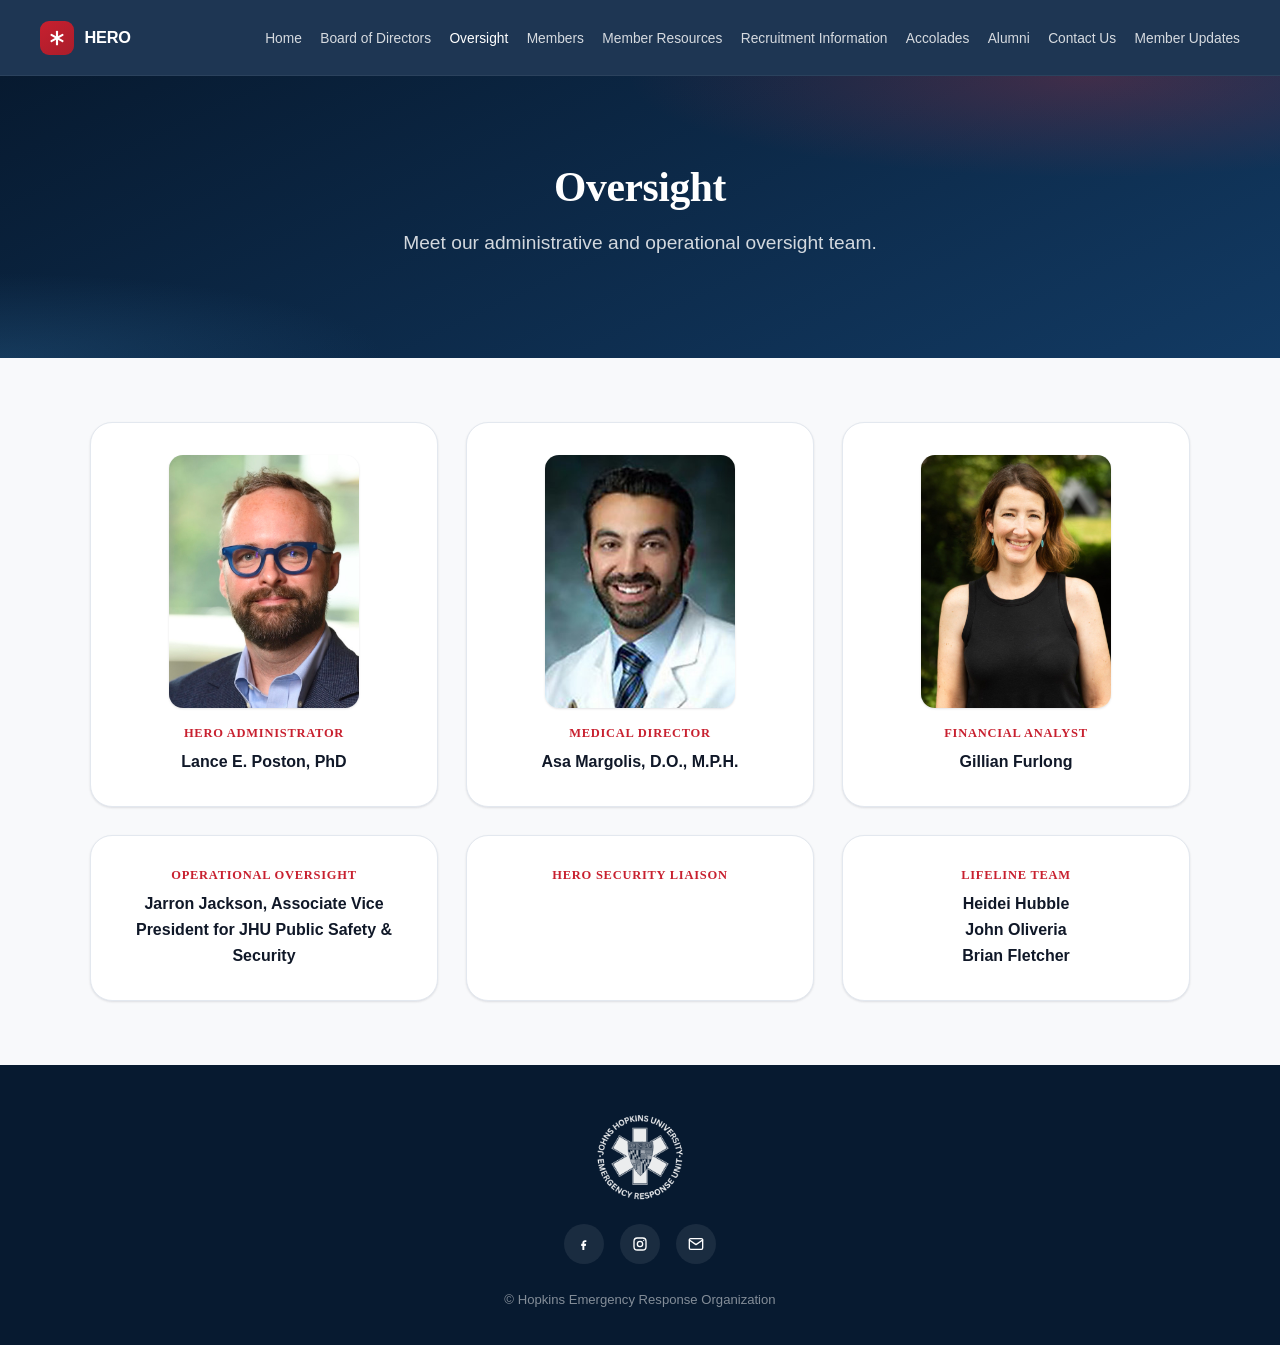
<file: oversight.html>
<!DOCTYPE html>
<html lang="en">
<head>
  <meta charset="utf-8" />
  <title>Oversight — Hopkins Emergency Response Organization</title>
  <meta name="viewport" content="width=device-width, initial-scale=1" />
  <meta name="robots" content="noindex, nofollow" />
  <link rel="stylesheet" href="assets/css/site.css" />
</head>
<body>

  <!-- Header -->
  <header class="site-header">
    <div class="container">
      <a href="index.html" class="brand">
        <span class="mark"><svg viewBox="0 0 24 24" fill="currentColor" style="width:1em;height:1em;vertical-align:-0.125em;display:inline-block;"><rect x="10.4" y="1" width="3.2" height="22" rx="1.4"/><rect x="10.4" y="1" width="3.2" height="22" rx="1.4" transform="rotate(60 12 12)"/><rect x="10.4" y="1" width="3.2" height="22" rx="1.4" transform="rotate(120 12 12)"/></svg></span>
        <span class="brand-full">Hopkins Emergency Response Organization</span><span class="brand-short">HERO</span>
      </a>
      <button class="nav-toggle" type="button" aria-label="Toggle menu" aria-expanded="false">
        <svg viewBox="0 0 24 24" fill="none" stroke="currentColor" stroke-width="2" stroke-linecap="round"><line x1="3" y1="6" x2="21" y2="6"/><line x1="3" y1="12" x2="21" y2="12"/><line x1="3" y1="18" x2="21" y2="18"/></svg>
      </button>
      <nav class="site-nav">
        <ul>
          <li><a href="index.html">Home</a></li>
          <li><a href="board.html">Board of Directors</a></li>
          <li><a href="oversight.html" class="is-active">Oversight</a></li>
          <li><a href="members.html">Members</a></li>
          <li><a href="resources.html">Member Resources</a></li>
          <li><a href="recruitment.html">Recruitment Information</a></li>
          <li><a href="accolades.html">Accolades</a></li>
          <li><a href="alumni.html">Alumni</a></li>
          <li><a href="contact.html">Contact Us</a></li>
          <li><a href="updates.html">Member Updates</a></li>
        </ul>
      </nav>
    </div>
  </header>

  <!-- Hero -->
  <section class="hero hero-compact">
    <div class="container">
      <h1>Oversight</h1>
      <p class="lede">Meet our administrative and operational oversight team.</p>
    </div>
  </section>

  <!-- Team -->
  <section class="section">
    <div class="container">
      <div class="card-grid">

        <div class="card team-card">
          <div class="person-photo"><img loading="lazy" decoding="async" src="images/Lance Poston.jpg" alt="Lance E. Poston, PhD"></div>
          <h3>HERO Administrator</h3>
          <p>Lance E. Poston, PhD</p>
        </div>

        <div class="card team-card">
          <div class="person-photo"><img loading="lazy" decoding="async" src="images/Dr. Asa Margolis.jpg" alt="Asa Margolis, D.O., M.P.H."></div>
          <h3>Medical Director</h3>
          <p>Asa Margolis, D.O., M.P.H.</p>
        </div>

        <div class="card team-card">
          <div class="person-photo"><img loading="lazy" decoding="async" src="images/Gillian Furlong.jpg" alt="Gillian Furlong"></div>
          <h3>Financial Analyst</h3>
          <p>Gillian Furlong</p>
        </div>

        <div class="card team-card">
          <h3>Operational Oversight</h3>
          <p>Jarron Jackson, Associate Vice President for JHU Public Safety &amp; Security</p>
        </div>

        <div class="card team-card">
          <h3>HERO Security Liaison</h3>
          <p></p>
        </div>

        <div class="card team-card">
          <h3>Lifeline Team</h3>
          <p>Heidei Hubble<br>John Oliveria<br>Brian Fletcher</p>
        </div>

      </div>
    </div>
  </section>

  <!-- Footer -->
  <footer class="site-footer">
    <div class="container">
      <img class="footer-seal" src="images/HERO-seal-white.png" alt="Johns Hopkins University Emergency Response Unit seal" width="88" height="88" />
      <ul class="foot-icons">
        <li><a href="https://www.facebook.com/JohnsHopkinsHERO/" aria-label="Facebook"><svg viewBox="0 0 24 24" fill="currentColor" style="width:1em;height:1em;vertical-align:-0.125em;display:inline-block;"><path d="M13.5 9H15.5V6.2h-2C11.2 6.2 9.6 7.8 9.6 10v1.8H7.8V15H9.6v6h2.9v-6h2.2l.4-3.2h-2.6v-1.5c0-.8.3-1.3 1-1.3z"/></svg></a></li>
        <li><a href="https://www.instagram.com/jhu_hero/" aria-label="Instagram"><svg viewBox="0 0 24 24" fill="none" stroke="currentColor" stroke-width="2" style="width:1em;height:1em;vertical-align:-0.125em;display:inline-block;"><rect x="3" y="3" width="18" height="18" rx="5"/><circle cx="12" cy="12" r="4"/><circle cx="17.5" cy="6.5" r="1" fill="currentColor" stroke="none"/></svg></a></li>
        <li><a href="mailto:hero_captain@jhu.edu" aria-label="Email"><svg viewBox="0 0 24 24" fill="none" stroke="currentColor" stroke-width="2" stroke-linecap="round" stroke-linejoin="round" style="width:1em;height:1em;vertical-align:-0.125em;display:inline-block;"><rect x="2" y="4" width="20" height="16" rx="2"/><path d="m22 6-10 7L2 6"/></svg></a></li>
      </ul>
      <ul class="copyright">
        <li>&copy; Hopkins Emergency Response Organization</li>
      </ul>
    </div>
  </footer>

  <script src="assets/js/site.js"></script>
</body>
</html>
</file>
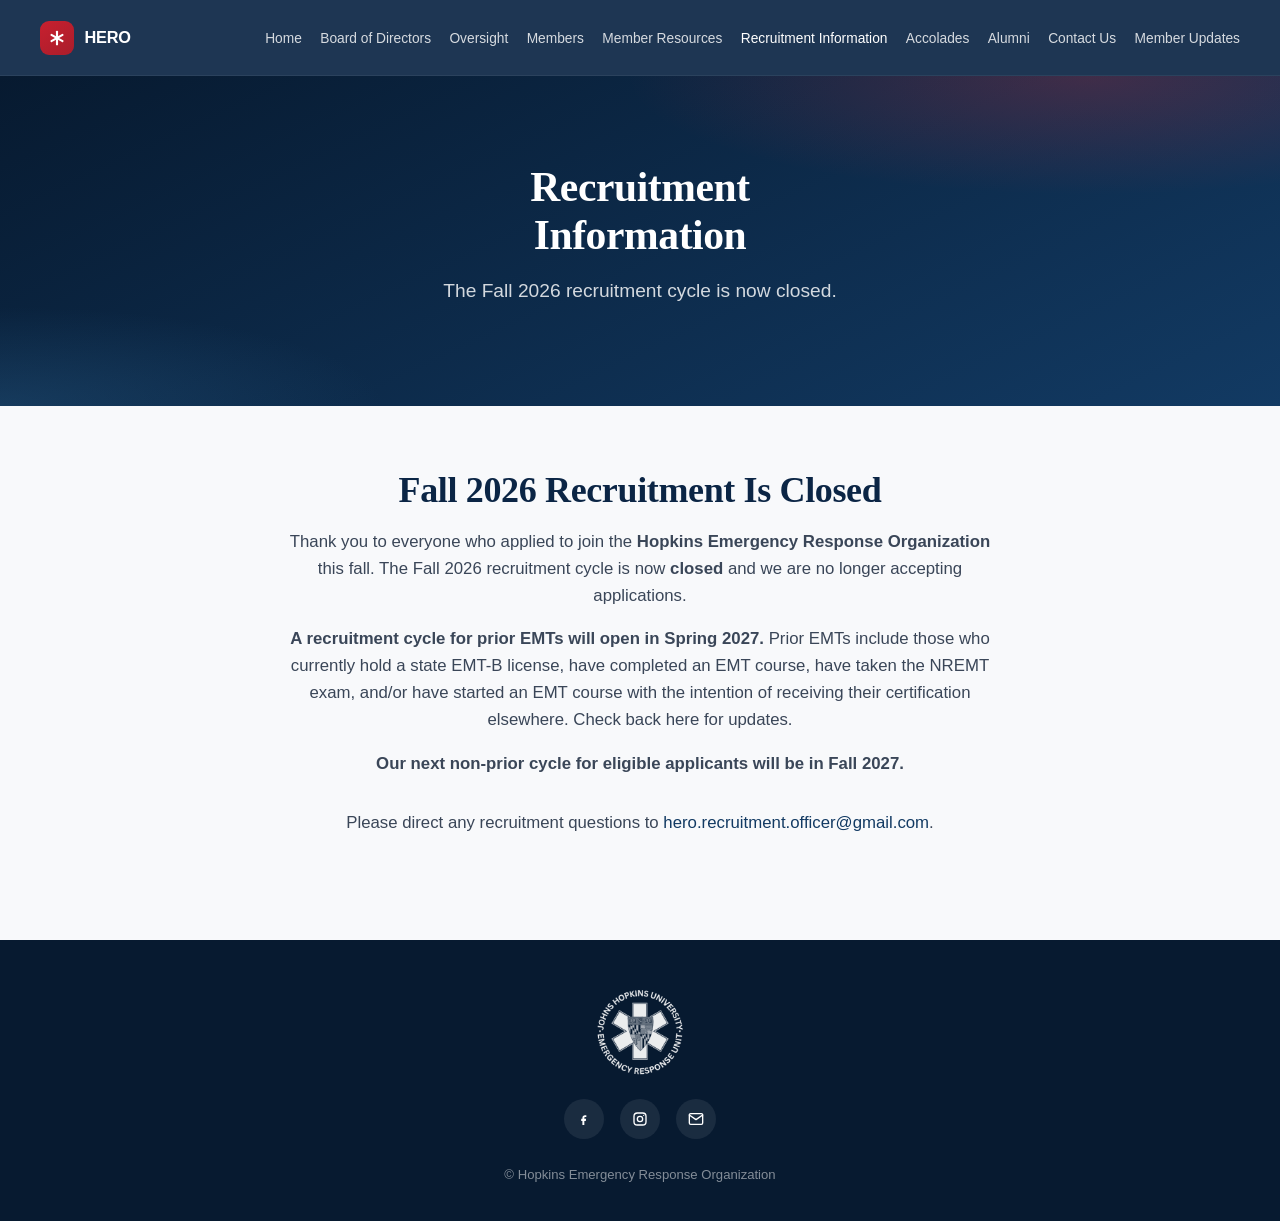
<file: recruitment.html>
<!DOCTYPE html>
<html lang="en">
<head>
  <meta charset="utf-8" />
  <title>Recruitment Information — Hopkins Emergency Response Organization</title>
  <meta name="viewport" content="width=device-width, initial-scale=1" />
  <meta name="robots" content="noindex, nofollow" />
  <link rel="stylesheet" href="assets/css/site.css" />
</head>
<body>

  <!-- Header -->
  <header class="site-header">
    <div class="container">
      <a href="index.html" class="brand">
        <span class="mark"><svg viewBox="0 0 24 24" fill="currentColor" style="width:1em;height:1em;vertical-align:-0.125em;display:inline-block;"><rect x="10.4" y="1" width="3.2" height="22" rx="1.4"/><rect x="10.4" y="1" width="3.2" height="22" rx="1.4" transform="rotate(60 12 12)"/><rect x="10.4" y="1" width="3.2" height="22" rx="1.4" transform="rotate(120 12 12)"/></svg></span>
        <span class="brand-full">Hopkins Emergency Response Organization</span><span class="brand-short">HERO</span>
      </a>
      <button class="nav-toggle" type="button" aria-label="Toggle menu" aria-expanded="false">
        <svg viewBox="0 0 24 24" fill="none" stroke="currentColor" stroke-width="2" stroke-linecap="round"><line x1="3" y1="6" x2="21" y2="6"/><line x1="3" y1="12" x2="21" y2="12"/><line x1="3" y1="18" x2="21" y2="18"/></svg>
      </button>
      <nav class="site-nav">
        <ul>
          <li><a href="index.html">Home</a></li>
          <li><a href="board.html">Board of Directors</a></li>
          <li><a href="oversight.html">Oversight</a></li>
          <li><a href="members.html">Members</a></li>
          <li><a href="resources.html">Member Resources</a></li>
          <li><a href="recruitment.html" class="is-active">Recruitment Information</a></li>
          <li><a href="accolades.html">Accolades</a></li>
          <li><a href="alumni.html">Alumni</a></li>
          <li><a href="contact.html">Contact Us</a></li>
          <li><a href="updates.html">Member Updates</a></li>
        </ul>
      </nav>
    </div>
  </header>

  <!-- Hero -->
  <section class="hero hero-compact">
    <div class="container">
      <h1>Recruitment Information</h1>
      <p class="lede">The Fall 2026 recruitment cycle is now closed.</p>
    </div>
  </section>

  <!-- Recruitment status -->
  <section class="section">
    <div class="container">
      <div class="section-head center">
        <h2>Fall 2026 Recruitment Is Closed</h2>
        <p>
          Thank you to everyone who applied to join the <strong>Hopkins Emergency Response Organization</strong> this fall.
          The Fall 2026 recruitment cycle is now <strong>closed</strong> and we are no longer accepting applications.
        </p>
        <p>
          <strong>A recruitment cycle for prior EMTs will open in Spring 2027.</strong> Prior EMTs include those who currently hold a
          state EMT-B license, have completed an EMT course, have taken the NREMT exam, and/or have started an EMT course with
          the intention of receiving their certification elsewhere. Check back here for updates.
        </p>
        <p>
          <strong>Our next non-prior cycle for eligible applicants will be in Fall 2027.</strong>
        </p>

        <!-- Reopen for the next cycle by uncommenting the buttons below and updating the text above.
        <div class="btn-group center">
          <a href="https://docs.google.com/presentation/d/1bxfjnRgMKKhdd-EkDPghX6PAAMiuxIgIZXoEYKeYM-A/edit?slide=id.p#slide=id.p" class="btn btn-primary" target="_blank" rel="noopener">Recruitment Information</a>
          <a href="https://docs.google.com/forms/d/e/1FAIpQLSf6qJMbxgDl14PaUmXVWJNUL_u2aiwe3KSv6xYXYsuUz22rXQ/viewform" class="btn btn-primary" target="_blank" rel="noopener">Non-prior EMT Application</a>
          <a href="https://docs.google.com/forms/d/e/1FAIpQLSey1ZdT477BcU1ePTkQW_adag8R-Ef7mOgpVXOUPxoVr49Jkg/viewform" class="btn btn-primary" target="_blank" rel="noopener">Prior EMT Application</a>
        </div>
        -->

        <p style="margin-top:2rem;">
          Please direct any recruitment questions to
          <a href="mailto:hero.recruitment.officer@gmail.com">hero.recruitment.officer@gmail.com</a>.
        </p>
      </div>
    </div>
  </section>

  <!-- Footer -->
  <footer class="site-footer">
    <div class="container">
      <img class="footer-seal" src="images/HERO-seal-white.png" alt="Johns Hopkins University Emergency Response Unit seal" width="88" height="88" />
      <ul class="foot-icons">
        <li><a href="https://www.facebook.com/JohnsHopkinsHERO/" aria-label="Facebook"><svg viewBox="0 0 24 24" fill="currentColor" style="width:1em;height:1em;vertical-align:-0.125em;display:inline-block;"><path d="M13.5 9H15.5V6.2h-2C11.2 6.2 9.6 7.8 9.6 10v1.8H7.8V15H9.6v6h2.9v-6h2.2l.4-3.2h-2.6v-1.5c0-.8.3-1.3 1-1.3z"/></svg></a></li>
        <li><a href="https://www.instagram.com/jhu_hero/" aria-label="Instagram"><svg viewBox="0 0 24 24" fill="none" stroke="currentColor" stroke-width="2" style="width:1em;height:1em;vertical-align:-0.125em;display:inline-block;"><rect x="3" y="3" width="18" height="18" rx="5"/><circle cx="12" cy="12" r="4"/><circle cx="17.5" cy="6.5" r="1" fill="currentColor" stroke="none"/></svg></a></li>
        <li><a href="mailto:hero_captain@jhu.edu" aria-label="Email"><svg viewBox="0 0 24 24" fill="none" stroke="currentColor" stroke-width="2" stroke-linecap="round" stroke-linejoin="round" style="width:1em;height:1em;vertical-align:-0.125em;display:inline-block;"><rect x="2" y="4" width="20" height="16" rx="2"/><path d="m22 6-10 7L2 6"/></svg></a></li>
      </ul>
      <ul class="copyright">
        <li>&copy; Hopkins Emergency Response Organization</li>
      </ul>
    </div>
  </footer>

  <script src="assets/js/site.js"></script>
</body>
</html>
</file>
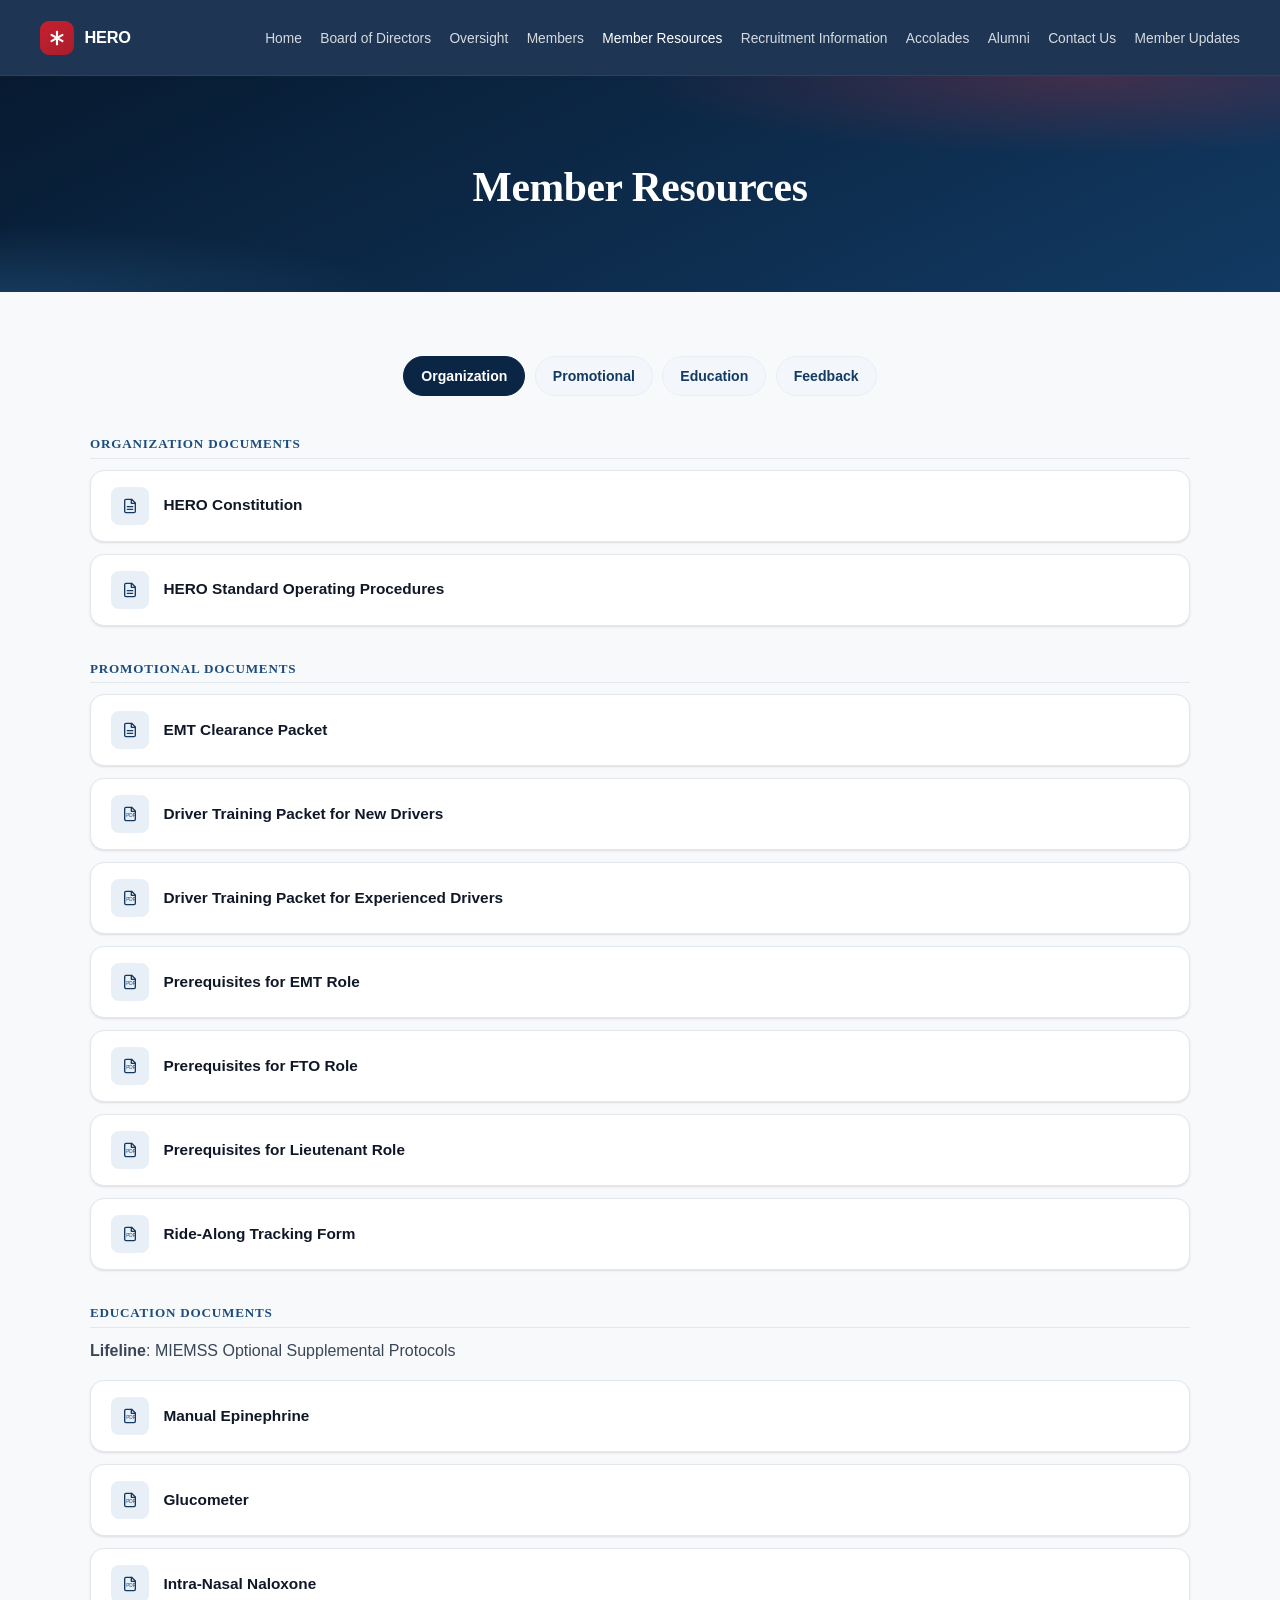
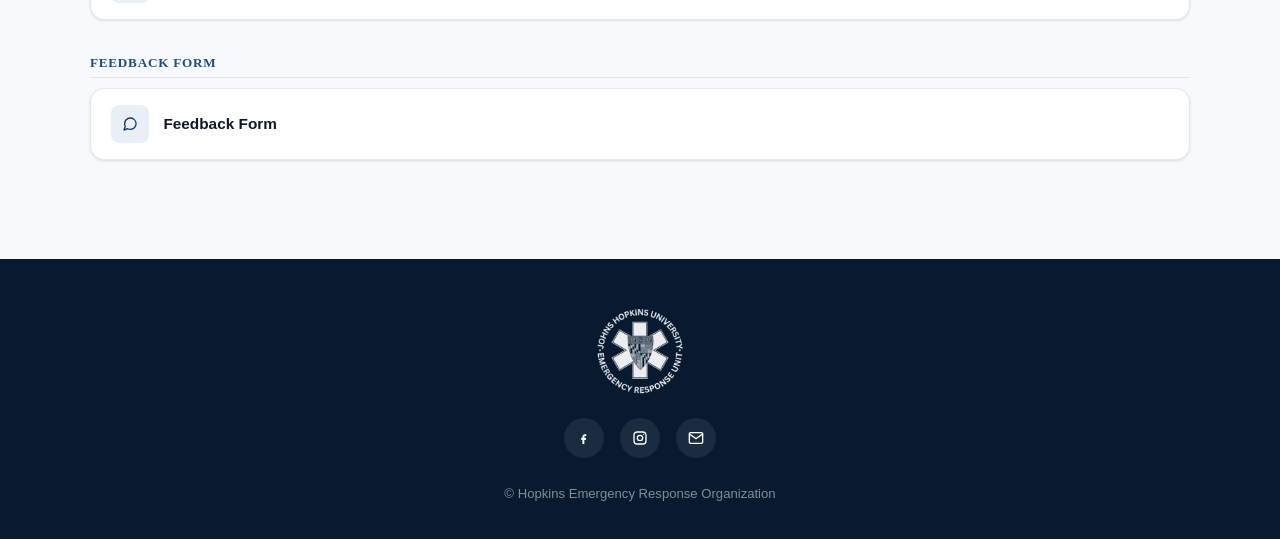
<file: resources.html>
<!DOCTYPE html>
<html lang="en">
<head>
  <meta charset="utf-8" />
  <title>Member Resources — Hopkins Emergency Response Organization</title>
  <meta name="viewport" content="width=device-width, initial-scale=1" />
  <meta name="robots" content="noindex, nofollow" />
  <link rel="stylesheet" href="assets/css/site.css" />
</head>
<body>

  <!-- Header -->
  <header class="site-header">
    <div class="container">
      <a href="index.html" class="brand">
        <span class="mark"><svg viewBox="0 0 24 24" fill="currentColor" style="width:1em;height:1em;vertical-align:-0.125em;display:inline-block;"><rect x="10.4" y="1" width="3.2" height="22" rx="1.4"/><rect x="10.4" y="1" width="3.2" height="22" rx="1.4" transform="rotate(60 12 12)"/><rect x="10.4" y="1" width="3.2" height="22" rx="1.4" transform="rotate(120 12 12)"/></svg></span>
        <span class="brand-full">Hopkins Emergency Response Organization</span><span class="brand-short">HERO</span>
      </a>
      <button class="nav-toggle" type="button" aria-label="Toggle menu" aria-expanded="false">
        <svg viewBox="0 0 24 24" fill="none" stroke="currentColor" stroke-width="2" stroke-linecap="round"><line x1="3" y1="6" x2="21" y2="6"/><line x1="3" y1="12" x2="21" y2="12"/><line x1="3" y1="18" x2="21" y2="18"/></svg>
      </button>
      <nav class="site-nav">
        <ul>
          <li><a href="index.html">Home</a></li>
          <li><a href="board.html">Board of Directors</a></li>
          <li><a href="oversight.html">Oversight</a></li>
          <li><a href="members.html">Members</a></li>
          <li><a href="resources.html" class="is-active">Member Resources</a></li>
          <li><a href="recruitment.html">Recruitment Information</a></li>
          <li><a href="accolades.html">Accolades</a></li>
          <li><a href="alumni.html">Alumni</a></li>
          <li><a href="contact.html">Contact Us</a></li>
          <li><a href="updates.html">Member Updates</a></li>
        </ul>
      </nav>
    </div>
  </header>

  <!-- Hero -->
  <section class="hero hero-compact">
    <div class="container">
      <h1>Member Resources</h1>
    </div>
  </section>

  <section class="section">
    <div class="container">
      <nav class="tab-nav">
        <a href="#members">Organization</a>
        <a href="#personnel">Promotional</a>
        <a href="#education">Education</a>
        <a href="#feedback">Feedback</a>
      </nav>

      <article id="members" class="class-group">
        <h4>Organization Documents</h4>
        <ul class="doc-list">
          <li class="doc-tile">
            <span class="doc-icon"><svg viewBox="0 0 24 24" fill="none" stroke="currentColor" stroke-width="2" stroke-linecap="round" stroke-linejoin="round" style="width:1em;height:1em;vertical-align:-0.125em;display:inline-block;"><path d="M14.5 2H6a2 2 0 0 0-2 2v16a2 2 0 0 0 2 2h12a2 2 0 0 0 2-2V7.5L14.5 2z"/><polyline points="14 2 14 8 20 8"/><line x1="16" y1="13" x2="8" y2="13"/><line x1="16" y1="17" x2="8" y2="17"/></svg></span>
            <a href="https://docs.google.com/document/d/1sVnzcdU5unLkhfFlTFcwZFBhKFH8kXKX/edit?usp=sharing&ouid=110819169797991332200&rtpof=true&sd=true" target="_blank" rel="noopener">HERO Constitution</a>
          </li>
          <li class="doc-tile">
            <span class="doc-icon"><svg viewBox="0 0 24 24" fill="none" stroke="currentColor" stroke-width="2" stroke-linecap="round" stroke-linejoin="round" style="width:1em;height:1em;vertical-align:-0.125em;display:inline-block;"><path d="M14.5 2H6a2 2 0 0 0-2 2v16a2 2 0 0 0 2 2h12a2 2 0 0 0 2-2V7.5L14.5 2z"/><polyline points="14 2 14 8 20 8"/><line x1="16" y1="13" x2="8" y2="13"/><line x1="16" y1="17" x2="8" y2="17"/></svg></span>
            <a href="https://docs.google.com/document/d/18rPBzX9EERKSOD_K-9Q5KQs2MTKiWdXi/edit?usp=sharing&ouid=110819169797991332200&rtpof=true&sd=true" target="_blank" rel="noopener">HERO Standard Operating Procedures</a>
          </li>
        </ul>
      </article>

      <article id="personnel" class="class-group">
        <h4>Promotional Documents</h4>
        <ul class="doc-list">
          <li class="doc-tile">
            <span class="doc-icon"><svg viewBox="0 0 24 24" fill="none" stroke="currentColor" stroke-width="2" stroke-linecap="round" stroke-linejoin="round" style="width:1em;height:1em;vertical-align:-0.125em;display:inline-block;"><path d="M14.5 2H6a2 2 0 0 0-2 2v16a2 2 0 0 0 2 2h12a2 2 0 0 0 2-2V7.5L14.5 2z"/><polyline points="14 2 14 8 20 8"/><line x1="16" y1="13" x2="8" y2="13"/><line x1="16" y1="17" x2="8" y2="17"/></svg></span>
            <a href="https://docs.google.com/document/d/188crKgNeUdhR6o5usPe38GKJOF4BfIxwrlFT5T_m904/edit" target="_blank" rel="noopener">EMT Clearance Packet</a>
          </li>
          <li class="doc-tile">
            <span class="doc-icon"><svg viewBox="0 0 24 24" fill="none" stroke="currentColor" stroke-width="2" stroke-linecap="round" stroke-linejoin="round" style="width:1em;height:1em;vertical-align:-0.125em;display:inline-block;"><path d="M14.5 2H6a2 2 0 0 0-2 2v16a2 2 0 0 0 2 2h12a2 2 0 0 0 2-2V7.5L14.5 2z"/><polyline points="14 2 14 8 20 8"/><text x="6.3" y="17" font-size="7" font-family="Arial" stroke="none" fill="currentColor">PDF</text></svg></span>
            <a href="documents/Driver Training Packet for New Drivers.pdf" target="_blank" rel="noopener">Driver Training Packet for New Drivers</a>
          </li>
          <li class="doc-tile">
            <span class="doc-icon"><svg viewBox="0 0 24 24" fill="none" stroke="currentColor" stroke-width="2" stroke-linecap="round" stroke-linejoin="round" style="width:1em;height:1em;vertical-align:-0.125em;display:inline-block;"><path d="M14.5 2H6a2 2 0 0 0-2 2v16a2 2 0 0 0 2 2h12a2 2 0 0 0 2-2V7.5L14.5 2z"/><polyline points="14 2 14 8 20 8"/><text x="6.3" y="17" font-size="7" font-family="Arial" stroke="none" fill="currentColor">PDF</text></svg></span>
            <a href="documents/Driver Training Packet for Experienced Drivers.pdf" target="_blank" rel="noopener">Driver Training Packet for Experienced Drivers</a>
          </li>
          <li class="doc-tile">
            <span class="doc-icon"><svg viewBox="0 0 24 24" fill="none" stroke="currentColor" stroke-width="2" stroke-linecap="round" stroke-linejoin="round" style="width:1em;height:1em;vertical-align:-0.125em;display:inline-block;"><path d="M14.5 2H6a2 2 0 0 0-2 2v16a2 2 0 0 0 2 2h12a2 2 0 0 0 2-2V7.5L14.5 2z"/><polyline points="14 2 14 8 20 8"/><text x="6.3" y="17" font-size="7" font-family="Arial" stroke="none" fill="currentColor">PDF</text></svg></span>
            <a href="documents/Prerequisites for EMT Role (2019).pdf" target="_blank" rel="noopener">Prerequisites for EMT Role</a>
          </li>
          <li class="doc-tile">
            <span class="doc-icon"><svg viewBox="0 0 24 24" fill="none" stroke="currentColor" stroke-width="2" stroke-linecap="round" stroke-linejoin="round" style="width:1em;height:1em;vertical-align:-0.125em;display:inline-block;"><path d="M14.5 2H6a2 2 0 0 0-2 2v16a2 2 0 0 0 2 2h12a2 2 0 0 0 2-2V7.5L14.5 2z"/><polyline points="14 2 14 8 20 8"/><text x="6.3" y="17" font-size="7" font-family="Arial" stroke="none" fill="currentColor">PDF</text></svg></span>
            <a href="documents/Prerequisites for FTO Role (2019).pdf" target="_blank" rel="noopener">Prerequisites for FTO Role</a>
          </li>
          <li class="doc-tile">
            <span class="doc-icon"><svg viewBox="0 0 24 24" fill="none" stroke="currentColor" stroke-width="2" stroke-linecap="round" stroke-linejoin="round" style="width:1em;height:1em;vertical-align:-0.125em;display:inline-block;"><path d="M14.5 2H6a2 2 0 0 0-2 2v16a2 2 0 0 0 2 2h12a2 2 0 0 0 2-2V7.5L14.5 2z"/><polyline points="14 2 14 8 20 8"/><text x="6.3" y="17" font-size="7" font-family="Arial" stroke="none" fill="currentColor">PDF</text></svg></span>
            <a href="documents/Prerequisites for Lt Role (2019).pdf" target="_blank" rel="noopener">Prerequisites for Lieutenant Role</a>
          </li>
          <li class="doc-tile">
            <span class="doc-icon"><svg viewBox="0 0 24 24" fill="none" stroke="currentColor" stroke-width="2" stroke-linecap="round" stroke-linejoin="round" style="width:1em;height:1em;vertical-align:-0.125em;display:inline-block;"><path d="M14.5 2H6a2 2 0 0 0-2 2v16a2 2 0 0 0 2 2h12a2 2 0 0 0 2-2V7.5L14.5 2z"/><polyline points="14 2 14 8 20 8"/><text x="6.3" y="17" font-size="7" font-family="Arial" stroke="none" fill="currentColor">PDF</text></svg></span>
            <a href="documents/Ride-Alongs Tracking Sheet.pdf" target="_blank" rel="noopener">Ride-Along Tracking Form</a>
          </li>
        </ul>
      </article>

      <article id="education" class="class-group">
        <h4>Education Documents</h4>
        <p style="margin-bottom:1rem;"><strong>Lifeline</strong>: MIEMSS Optional Supplemental Protocols</p>
        <ul class="doc-list">
          <li class="doc-tile">
            <span class="doc-icon"><svg viewBox="0 0 24 24" fill="none" stroke="currentColor" stroke-width="2" stroke-linecap="round" stroke-linejoin="round" style="width:1em;height:1em;vertical-align:-0.125em;display:inline-block;"><path d="M14.5 2H6a2 2 0 0 0-2 2v16a2 2 0 0 0 2 2h12a2 2 0 0 0 2-2V7.5L14.5 2z"/><polyline points="14 2 14 8 20 8"/><text x="6.3" y="17" font-size="7" font-family="Arial" stroke="none" fill="currentColor">PDF</text></svg></span>
            <a href="documents/Epinephrine Protocol Training.pdf" target="_blank" rel="noopener">Manual Epinephrine</a>
          </li>
          <li class="doc-tile">
            <span class="doc-icon"><svg viewBox="0 0 24 24" fill="none" stroke="currentColor" stroke-width="2" stroke-linecap="round" stroke-linejoin="round" style="width:1em;height:1em;vertical-align:-0.125em;display:inline-block;"><path d="M14.5 2H6a2 2 0 0 0-2 2v16a2 2 0 0 0 2 2h12a2 2 0 0 0 2-2V7.5L14.5 2z"/><polyline points="14 2 14 8 20 8"/><text x="6.3" y="17" font-size="7" font-family="Arial" stroke="none" fill="currentColor">PDF</text></svg></span>
            <a href="documents/Glucometer Protocol Training.pdf" target="_blank" rel="noopener">Glucometer</a>
          </li>
          <li class="doc-tile">
            <span class="doc-icon"><svg viewBox="0 0 24 24" fill="none" stroke="currentColor" stroke-width="2" stroke-linecap="round" stroke-linejoin="round" style="width:1em;height:1em;vertical-align:-0.125em;display:inline-block;"><path d="M14.5 2H6a2 2 0 0 0-2 2v16a2 2 0 0 0 2 2h12a2 2 0 0 0 2-2V7.5L14.5 2z"/><polyline points="14 2 14 8 20 8"/><text x="6.3" y="17" font-size="7" font-family="Arial" stroke="none" fill="currentColor">PDF</text></svg></span>
            <a href="documents/Narcan Protocol Training.pdf" target="_blank" rel="noopener">Intra-Nasal Naloxone</a>
          </li>
        </ul>
      </article>

      <article id="feedback" class="class-group">
        <h4>Feedback Form</h4>
        <ul class="doc-list">
          <li class="doc-tile">
            <span class="doc-icon"><svg viewBox="0 0 24 24" fill="none" stroke="currentColor" stroke-width="2" stroke-linecap="round" stroke-linejoin="round" style="width:1em;height:1em;vertical-align:-0.125em;display:inline-block;"><path d="M21 11.5a8.38 8.38 0 0 1-.9 3.8 8.5 8.5 0 0 1-7.6 4.7 8.38 8.38 0 0 1-3.8-.9L3 21l1.9-5.7a8.38 8.38 0 0 1-.9-3.8 8.5 8.5 0 0 1 4.7-7.6 8.38 8.38 0 0 1 3.8-.9h.5a8.48 8.48 0 0 1 8 8v.5z"/></svg></span>
            <a href="https://docs.google.com/forms/d/e/1FAIpQLSfNgofghsIZZnO0jATqCWTaLlJvg459HEkPEvUpUU5eQV1ntw/viewform" target="_blank" rel="noopener">Feedback Form</a>
          </li>
        </ul>
      </article>
    </div>
  </section>

  <!-- Footer -->
  <footer class="site-footer">
    <div class="container">
      <img class="footer-seal" src="images/HERO-seal-white.png" alt="Johns Hopkins University Emergency Response Unit seal" width="88" height="88" />
      <ul class="foot-icons">
        <li><a href="https://www.facebook.com/JohnsHopkinsHERO/" aria-label="Facebook"><svg viewBox="0 0 24 24" fill="currentColor" style="width:1em;height:1em;vertical-align:-0.125em;display:inline-block;"><path d="M13.5 9H15.5V6.2h-2C11.2 6.2 9.6 7.8 9.6 10v1.8H7.8V15H9.6v6h2.9v-6h2.2l.4-3.2h-2.6v-1.5c0-.8.3-1.3 1-1.3z"/></svg></a></li>
        <li><a href="https://www.instagram.com/jhu_hero/" aria-label="Instagram"><svg viewBox="0 0 24 24" fill="none" stroke="currentColor" stroke-width="2" style="width:1em;height:1em;vertical-align:-0.125em;display:inline-block;"><rect x="3" y="3" width="18" height="18" rx="5"/><circle cx="12" cy="12" r="4"/><circle cx="17.5" cy="6.5" r="1" fill="currentColor" stroke="none"/></svg></a></li>
        <li><a href="mailto:hero_captain@jhu.edu" aria-label="Email"><svg viewBox="0 0 24 24" fill="none" stroke="currentColor" stroke-width="2" stroke-linecap="round" stroke-linejoin="round" style="width:1em;height:1em;vertical-align:-0.125em;display:inline-block;"><rect x="2" y="4" width="20" height="16" rx="2"/><path d="m22 6-10 7L2 6"/></svg></a></li>
      </ul>
      <ul class="copyright">
        <li>&copy; Hopkins Emergency Response Organization</li>
      </ul>
    </div>
  </footer>

  <script src="assets/js/site.js"></script>
</body>
</html>
</file>
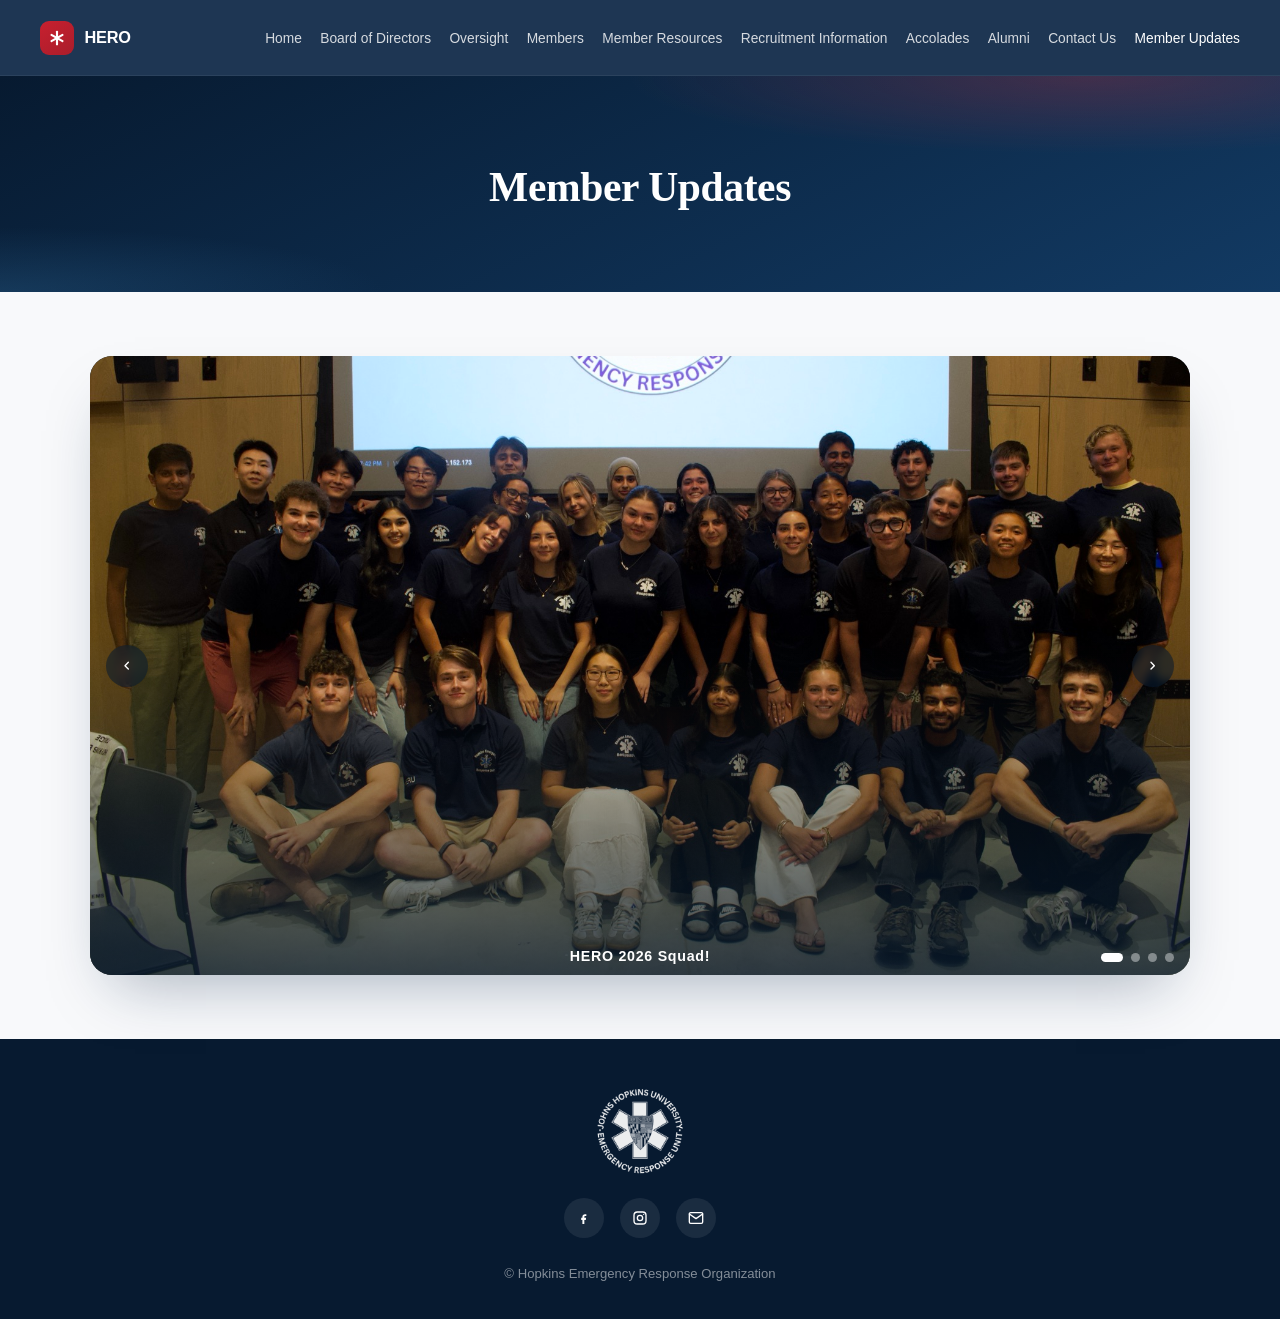
<file: updates.html>
<!DOCTYPE html>
<html lang="en">
<head>
  <meta charset="utf-8" />
  <title>Member Updates — Hopkins Emergency Response Organization</title>
  <meta name="viewport" content="width=device-width, initial-scale=1" />
  <meta name="robots" content="noindex, nofollow" />
  <link rel="stylesheet" href="assets/css/site.css" />
</head>
<body>

  <!-- Header -->
  <header class="site-header">
    <div class="container">
      <a href="index.html" class="brand">
        <span class="mark"><svg viewBox="0 0 24 24" fill="currentColor" style="width:1em;height:1em;vertical-align:-0.125em;display:inline-block;"><rect x="10.4" y="1" width="3.2" height="22" rx="1.4"/><rect x="10.4" y="1" width="3.2" height="22" rx="1.4" transform="rotate(60 12 12)"/><rect x="10.4" y="1" width="3.2" height="22" rx="1.4" transform="rotate(120 12 12)"/></svg></span>
        <span class="brand-full">Hopkins Emergency Response Organization</span><span class="brand-short">HERO</span>
      </a>
      <button class="nav-toggle" type="button" aria-label="Toggle menu" aria-expanded="false">
        <svg viewBox="0 0 24 24" fill="none" stroke="currentColor" stroke-width="2" stroke-linecap="round"><line x1="3" y1="6" x2="21" y2="6"/><line x1="3" y1="12" x2="21" y2="12"/><line x1="3" y1="18" x2="21" y2="18"/></svg>
      </button>
      <nav class="site-nav">
        <ul>
          <li><a href="index.html">Home</a></li>
          <li><a href="board.html">Board of Directors</a></li>
          <li><a href="oversight.html">Oversight</a></li>
          <li><a href="members.html">Members</a></li>
          <li><a href="resources.html">Member Resources</a></li>
          <li><a href="recruitment.html">Recruitment Information</a></li>
          <li><a href="accolades.html">Accolades</a></li>
          <li><a href="alumni.html">Alumni</a></li>
          <li><a href="contact.html">Contact Us</a></li>
          <li><a href="updates.html" class="is-active">Member Updates</a></li>
        </ul>
      </nav>
    </div>
  </header>

  <!-- Hero -->
  <section class="hero hero-compact">
    <div class="container">
      <h1>Member Updates</h1>
    </div>
  </section>

  <!-- Carousel -->
  <section class="section">
    <div class="container">
      <div class="carousel" data-carousel data-autoplay="3000">
        <div class="carousel-track">
          <div class="carousel-slide">
            <img src="images/HERO-Group-Photo-2026.jpeg" alt="HERO 2026 Squad" style="object-position:center 70%;">
            <h1 class="carousel-caption">HERO 2026 Squad!</h1>
          </div>
          <div class="carousel-slide">
            <img src="images/2023HEROSQUAD.jpeg" alt="HERO 2023 Squad">
            <h1 class="carousel-caption">HERO 2023 Squad!</h1>
          </div>
          <div class="carousel-slide">
            <img src="images/2023hero.JPEG" alt="HERO 2024 Squad">
            <h1 class="carousel-caption">HERO 2024 Squad</h1>
          </div>
          <div class="carousel-slide">
            <img src="images/2023NEWCLASS.jpeg" alt="2024 New HERO Class">
            <h1 class="carousel-caption">2024 New HERO Class</h1>
          </div>
        </div>
        <div class="carousel-controls">
          <button type="button" class="carousel-btn" data-carousel-prev aria-label="Previous slide">
            <svg viewBox="0 0 24 24" fill="none" stroke="currentColor" stroke-width="2.5" stroke-linecap="round" stroke-linejoin="round" style="width:1em;height:1em;vertical-align:-0.125em;display:inline-block;"><polyline points="15 18 9 12 15 6"/></svg>
          </button>
          <button type="button" class="carousel-btn" data-carousel-next aria-label="Next slide">
            <svg viewBox="0 0 24 24" fill="none" stroke="currentColor" stroke-width="2.5" stroke-linecap="round" stroke-linejoin="round" style="width:1em;height:1em;vertical-align:-0.125em;display:inline-block;"><polyline points="9 18 15 12 9 6"/></svg>
          </button>
        </div>
        <div class="carousel-dots"></div>
      </div>
    </div>
  </section>

  <!-- Footer -->
  <footer class="site-footer">
    <div class="container">
      <img class="footer-seal" src="images/HERO-seal-white.png" alt="Johns Hopkins University Emergency Response Unit seal" width="88" height="88" />
      <ul class="foot-icons">
        <li><a href="https://www.facebook.com/JohnsHopkinsHERO/" aria-label="Facebook"><svg viewBox="0 0 24 24" fill="currentColor" style="width:1em;height:1em;vertical-align:-0.125em;display:inline-block;"><path d="M13.5 9H15.5V6.2h-2C11.2 6.2 9.6 7.8 9.6 10v1.8H7.8V15H9.6v6h2.9v-6h2.2l.4-3.2h-2.6v-1.5c0-.8.3-1.3 1-1.3z"/></svg></a></li>
        <li><a href="https://www.instagram.com/jhu_hero/" aria-label="Instagram"><svg viewBox="0 0 24 24" fill="none" stroke="currentColor" stroke-width="2" style="width:1em;height:1em;vertical-align:-0.125em;display:inline-block;"><rect x="3" y="3" width="18" height="18" rx="5"/><circle cx="12" cy="12" r="4"/><circle cx="17.5" cy="6.5" r="1" fill="currentColor" stroke="none"/></svg></a></li>
        <li><a href="mailto:hero_captain@jhu.edu" aria-label="Email"><svg viewBox="0 0 24 24" fill="none" stroke="currentColor" stroke-width="2" stroke-linecap="round" stroke-linejoin="round" style="width:1em;height:1em;vertical-align:-0.125em;display:inline-block;"><rect x="2" y="4" width="20" height="16" rx="2"/><path d="m22 6-10 7L2 6"/></svg></a></li>
      </ul>
      <ul class="copyright">
        <li>&copy; Hopkins Emergency Response Organization</li>
      </ul>
    </div>
  </footer>

  <script src="assets/js/site.js"></script>
</body>
</html>
</file>
<file: assets/css/site.css>
/* ==========================================================================
   HERO — Site Design System
   Hand-written stylesheet replacing the old HTML5UP "Spectral" template.
   ========================================================================== */

:root {
  /* Palette */
  --navy-950: #071a30;
  --navy-900: #0b2545;
  --navy-800: #123a63;
  --navy-700: #1c4d7d;
  --navy-600: #2b628f;
  --navy-100: #e9eff6;
  --navy-50:  #f3f6fa;

  --red-700: #a91d2b;
  --red-600: #c8202f;
  --red-500: #d9313f;
  --red-100: #fbe7e8;

  --ink: #101828;
  --ink-soft: #3a4658;
  --muted: #667085;
  --line: #e3e8ef;
  --paper: #ffffff;
  --bg: #f8f9fb;

  /* Scale */
  --radius-sm: 8px;
  --radius-md: 14px;
  --radius-lg: 22px;
  --radius-pill: 999px;

  --shadow-sm: 0 1px 2px rgba(16, 24, 40, .06), 0 1px 3px rgba(16, 24, 40, .06);
  --shadow-md: 0 12px 28px -12px rgba(11, 37, 69, .22);
  --shadow-lg: 0 30px 60px -24px rgba(11, 37, 69, .35);

  --container: 1180px;
  --header-h: 76px;

  /* Johns Hopkins brand system defaults: Georgia / Tahoma, until Hopkins Slab
     web-font hosting is available. */
  --font-heading: Georgia, 'Times New Roman', serif;
  --font-body: Tahoma, 'Segoe UI', Verdana, Arial, sans-serif;
}

/* ---------- Reset / base ---------- */
* { box-sizing: border-box; }
html { scroll-behavior: smooth; }

/* Large monitors: scale type and the content column up so the site doesn't
   look tiny in a narrow strip. rem-based sizes follow the root font size. */
@media (min-width: 1800px) {
  html { font-size: 112.5%; }
  :root { --container: 1320px; --header-h: 84px; }
}
@media (min-width: 2200px) {
  html { font-size: 125%; }
  :root { --container: 1480px; --header-h: 92px; }
}

body {
  margin: 0;
  font-family: var(--font-body);
  color: var(--ink);
  background: var(--bg);
  padding-top: var(--header-h);
  transition: padding-top .25s ease;
  -webkit-font-smoothing: antialiased;
  line-height: 1.6;
}

/* ---------- Scroll reveal ---------- */
/* Uses the independent `translate` property (not `transform`) so it never
   collides with components that already transition `transform` on hover
   (.card, .doc-tile) — those add their own opacity/translate transition below. */
.reveal {
  opacity: 0;
  translate: 0 18px;
  transition: opacity .6s ease, translate .6s ease;
}
.reveal.is-visible { opacity: 1; translate: 0 0; }

.card-grid > .reveal:nth-child(2), .bio-grid > .reveal:nth-child(2) { transition-delay: .08s; }
.card-grid > .reveal:nth-child(3), .bio-grid > .reveal:nth-child(3) { transition-delay: .16s; }
.card-grid > .reveal:nth-child(4) { transition-delay: .24s; }

@media (prefers-reduced-motion: reduce) {
  .reveal, html.is-scrolled { transition: none !important; }
}

img { max-width: 100%; display: block; }

a { color: var(--navy-800); text-decoration: none; }
a:hover { color: var(--navy-600); }

h1, h2, h3, h4, h5, h6 {
  font-family: var(--font-heading);
  color: var(--navy-900);
  line-height: 1.15;
  margin: 0 0 .5em;
  font-weight: 700;
  letter-spacing: -0.01em;
}

h2 { font-size: clamp(1.6rem, 1.3rem + 1.2vw, 2.25rem); }
h3 { font-size: 1.25rem; }
h4 { font-size: 1.05rem; }

p { margin: 0 0 1em; color: var(--ink-soft); }

.container {
  max-width: var(--container);
  margin-inline: auto;
  padding-inline: clamp(1.25rem, 4vw, 2.5rem);
}

section.section { padding-block: clamp(3rem, 5vw, 5rem); }
section.section.tight { padding-block: clamp(2rem, 3vw, 3rem); }
section.section.alt { background: var(--navy-50); }
section.section.navy { background: var(--navy-900); color: #fff; }
section.section.navy h2, section.section.navy h3 { color: #fff; }
section.section.navy p { color: rgba(255, 255, 255, .78); }

.eyebrow {
  display: inline-block;
  font-size: .78rem;
  font-weight: 700;
  letter-spacing: .08em;
  text-transform: uppercase;
  color: var(--red-600);
  margin-bottom: .6em;
}

.section-head { max-width: 720px; margin: 0 0 2.5rem; }
.section-head.center { margin-inline: auto; text-align: center; }
.section-head p { font-size: 1.05rem; }

/* ---------- Stats ---------- */
.stats-grid {
  display: grid;
  grid-template-columns: repeat(4, 1fr);
  gap: 2rem;
  margin-top: 3rem;
  text-align: center;
}
.stat-number {
  display: block;
  font-family: var(--font-heading);
  font-weight: 600;
  font-size: clamp(2rem, 1.4rem + 1.8vw, 3.1rem);
  white-space: nowrap;
  line-height: 1;
  color: var(--red-600);
  font-variant-numeric: tabular-nums;
}
.stat-label {
  margin: .6em 0 0;
  font-weight: 600;
  font-size: .92rem;
  color: var(--muted);
}

@media (max-width: 700px) {
  .stats-grid { grid-template-columns: repeat(2, 1fr); gap: 2rem 1rem; }
}

/* ---------- Header / Nav ---------- */
html.is-scrolled { --header-h: 56px; }
@media (min-width: 1800px) { html.is-scrolled { --header-h: 62px; } }
@media (min-width: 2200px) { html.is-scrolled { --header-h: 68px; } }

.site-header {
  position: fixed;
  inset-block-start: 0;
  inset-inline: 0;
  height: var(--header-h);
  z-index: 1000;
  background: rgba(11, 37, 69, .92);
  backdrop-filter: blur(10px);
  border-bottom: 1px solid rgba(255, 255, 255, .06);
  transition: height .2s ease, background-color .2s ease, box-shadow .2s ease;
}
html.is-scrolled .site-header {
  background: rgba(9, 30, 56, .97);
  box-shadow: var(--shadow-sm);
}

.site-header .container {
  max-width: calc(var(--container) + 24rem);
  height: 100%;
  display: flex;
  align-items: center;
  justify-content: space-between;
  gap: 1.5rem;
}

.brand {
  display: flex;
  align-items: center;
  gap: .65rem;
  color: #fff;
  font-weight: 700;
  font-size: 1.02rem;
  letter-spacing: -0.01em;
  white-space: nowrap;
  flex: none;
}
.brand .brand-full,
.brand .brand-short {
  overflow: hidden;
  text-overflow: ellipsis;
}
.brand:hover { color: #fff; opacity: .9; }
.brand .mark {
  width: 34px;
  height: 34px;
  border-radius: 9px;
  background: linear-gradient(145deg, var(--red-600), var(--red-700));
  display: flex;
  align-items: center;
  justify-content: center;
  color: #fff;
  font-size: 1rem;
  flex: none;
  transition: width .2s ease, height .2s ease, font-size .2s ease;
}
html.is-scrolled .brand .mark {
  width: 26px;
  height: 26px;
  font-size: .8rem;
}
html.is-scrolled .brand { font-size: .92rem; }
.brand { transition: font-size .2s ease; }
.brand .brand-short { display: none; }

@media (max-width: 1499px) and (min-width: 1200px) {
  .brand .brand-full { display: none; }
  .brand .brand-short { display: inline; }
}
@media (max-width: 560px) {
  .brand .brand-full { display: none; }
  .brand .brand-short { display: inline; }
}

.site-nav ul {
  list-style: none;
  display: flex;
  align-items: center;
  gap: 1.15rem;
  margin: 0;
  padding: 0;
}

.site-nav a {
  color: rgba(255, 255, 255, .82);
  font-weight: 500;
  font-size: .86rem;
  white-space: nowrap;
}
.site-nav a:hover, .site-nav a.is-active { color: #fff; }

.nav-toggle {
  display: none;
  background: none;
  border: none;
  color: #fff;
  width: 40px;
  height: 40px;
  align-items: center;
  justify-content: center;
  cursor: pointer;
  border-radius: var(--radius-sm);
}
.nav-toggle:hover { background: rgba(255, 255, 255, .08); }
.nav-toggle svg { width: 22px; height: 22px; }

@media (max-width: 1199px) {
  .nav-toggle { display: flex; }
  .site-nav {
    position: fixed;
    top: var(--header-h);
    left: 0;
    right: 0;
    background: var(--navy-900);
    max-height: 0;
    overflow: hidden;
    transition: max-height .3s ease;
    border-bottom: 1px solid rgba(255, 255, 255, .08);
  }
  .site-nav.is-open { max-height: 80vh; overflow-y: auto; }
  .site-nav ul {
    flex-direction: column;
    align-items: stretch;
    gap: 0;
    padding: .5rem 0 1rem;
  }
  .site-nav li { border-top: 1px solid rgba(255, 255, 255, .06); }
  .site-nav a { display: block; padding: .9rem clamp(1.25rem, 4vw, 2.5rem); }
}

/* ---------- Buttons ---------- */
.btn {
  display: inline-flex;
  align-items: center;
  justify-content: center;
  gap: .5em;
  padding: .85em 1.6em;
  border-radius: var(--radius-pill);
  font-weight: 600;
  font-size: .95rem;
  border: 1px solid transparent;
  cursor: pointer;
  transition: transform .15s ease, box-shadow .15s ease, background-color .15s ease, color .15s ease;
  line-height: 1.2;
}
.btn:hover { transform: translateY(-1px); }

.btn-primary { background: var(--navy-900); color: #fff; box-shadow: var(--shadow-sm); }
.btn-primary:hover { background: var(--navy-800); color: #fff; box-shadow: var(--shadow-md); }

.btn-emergency { background: var(--red-600); color: #fff; box-shadow: 0 10px 24px -10px rgba(200, 32, 47, .55); }
.btn-emergency:hover { background: var(--red-700); color: #fff; }

.btn-outline { background: transparent; color: var(--navy-900); border-color: var(--line); }
.btn-outline:hover { border-color: var(--navy-800); color: var(--navy-900); }

.btn-outline-light { background: transparent; color: #fff; border-color: rgba(255, 255, 255, .35); }
.btn-outline-light:hover { border-color: #fff; color: #fff; }

.btn-sm { padding: .6em 1.2em; font-size: .85rem; }

.btn-group { display: flex; flex-wrap: wrap; gap: .9rem; }
.btn-group.center { justify-content: center; }

/* ---------- Hero (page banners) ---------- */
.hero {
  position: relative;
  background: linear-gradient(155deg, var(--navy-950), var(--navy-800));
  color: #fff;
  padding-block: clamp(4.5rem, 10vw, 7.5rem) clamp(3.5rem, 8vw, 6rem);
  overflow: hidden;
}
.hero::before {
  content: "";
  position: absolute;
  inset: 0;
  background:
    radial-gradient(60% 60% at 85% 0%, rgba(217, 49, 63, .25), transparent 60%),
    radial-gradient(50% 50% at 0% 100%, rgba(43, 98, 143, .35), transparent 60%);
}
.hero .container { position: relative; text-align: center; }
.hero h1 {
  color: #fff;
  font-size: clamp(2.1rem, 1.6rem + 2.4vw, 3.4rem);
  max-width: 18ch;
  margin-inline: auto;
  margin-bottom: .4em;
}
.hero .hero-title { max-width: none; }
.hero .hero-title .title-line { display: block; white-space: nowrap; }
@media (max-width: 600px) {
  .hero .hero-title { max-width: min-content; }
  .hero .hero-title .title-line { display: inline; white-space: normal; }
}
.hero .lede {
  color: rgba(255, 255, 255, .82);
  font-size: clamp(1rem, .9rem + .4vw, 1.2rem);
  max-width: 56ch;
  margin-inline: auto;
  margin-bottom: 1.8em;
}
.hero .btn-group { justify-content: center; }
@media (max-width: 600px) {
  .hero .container { text-align: left; }
  .hero h1, .hero .lede { margin-inline: 0; }
  .hero .btn-group { justify-content: flex-start; }
}
.hero.hero-compact { padding-block: clamp(3.5rem, 7vw, 5.5rem) clamp(2.5rem, 5vw, 4rem); }
.hero.hero-compact h1 { font-size: clamp(1.9rem, 1.6rem + 1.4vw, 2.6rem); }

.hero-photo {
  position: relative;
  z-index: 1;
  border-radius: var(--radius-lg);
  overflow: hidden;
  box-shadow: var(--shadow-lg);
  aspect-ratio: 16/10;
}
.hero-photo img { width: 100%; height: 100%; object-fit: cover; }

/* ---------- Cards / grids ---------- */
.card-grid {
  display: grid;
  grid-template-columns: repeat(auto-fit, minmax(260px, 1fr));
  gap: 1.75rem;
}
.card-grid.cols-2 { grid-template-columns: repeat(auto-fit, minmax(320px, 1fr)); }
.card-grid.cols-4 { grid-template-columns: repeat(auto-fit, minmax(200px, 1fr)); }

.card {
  background: var(--paper);
  border: 1px solid var(--line);
  border-radius: var(--radius-lg);
  box-shadow: var(--shadow-sm);
  overflow: hidden;
  transition: box-shadow .2s ease, transform .2s ease, opacity .6s ease, translate .6s ease;
}
.card:hover { box-shadow: var(--shadow-md); transform: translateY(-2px); }

.card .card-media { aspect-ratio: 4/3; overflow: hidden; position: relative; }
.card .card-media img { width: 100%; height: 100%; object-fit: cover; }
.card .card-body { padding: 1.5rem; }
.card .card-body h3 { margin-bottom: .4em; }
.card .card-body p:last-child { margin-bottom: 0; }

/* Spotlight cards (index.html) */
.spotlight-card .card-body .btn { margin-top: .5rem; }

/* Bio card (board of directors / coordinators) */
.bio-card {
  display: grid;
  grid-template-columns: 220px 1fr;
  gap: 0;
  background: var(--paper);
  border: 1px solid var(--line);
  border-radius: var(--radius-lg);
  box-shadow: var(--shadow-sm);
  overflow: hidden;
}
.bio-card .bio-photo { aspect-ratio: 3/4; overflow: hidden; background: var(--navy-50); }
.bio-card .bio-photo img { width: 100%; height: 100%; object-fit: cover; }
.bio-card .bio-body { padding: 1.6rem 1.8rem; }
.bio-card .bio-role { font-size: .78rem; font-weight: 700; letter-spacing: .06em; text-transform: uppercase; color: var(--red-600); margin-bottom: .3em; }
.bio-card .bio-name { margin: 0 0 .6em; font-size: 1.3rem; }
.bio-card .bio-email {
  display: inline-flex; align-items: center; gap: .4em;
  font-size: .82rem; font-weight: 600; color: var(--navy-700);
  margin-bottom: .9em;
}
.bio-card .bio-email:hover { color: var(--red-600); }
.bio-card p { font-size: .95rem; margin-bottom: 0; }

@media (max-width: 640px) {
  .bio-card { grid-template-columns: 1fr; }
  .bio-card .bio-photo { aspect-ratio: 16/10; }
}

.bio-grid { display: grid; gap: 1.75rem; }

/* Person card (members grids — photo + name + program, no bio) */
.person-card { text-align: center; }
.person-card .person-photo {
  aspect-ratio: 3/4;
  border-radius: var(--radius-md);
  overflow: hidden;
  margin-bottom: .8rem;
  background: var(--navy-50);
  box-shadow: var(--shadow-sm);
}
.person-card .person-photo img { width: 100%; height: 100%; object-fit: cover; }
.person-card h4 { margin-bottom: .2em; font-size: 1rem; }
.person-card .person-sub { font-size: .85rem; color: var(--muted); margin: 0; }

/* Team card (oversight.html) */
.team-card { text-align: center; padding: 2rem 1.5rem; }
.team-card .person-photo {
  aspect-ratio: 3/4;
  border-radius: var(--radius-md);
  overflow: hidden;
  margin: 0 auto 1.1rem;
  max-width: 190px;
  background: var(--navy-50);
  box-shadow: var(--shadow-sm);
}
.team-card .person-photo img { width: 100%; height: 100%; object-fit: cover; }
.team-card h3 { font-size: .78rem; font-weight: 700; letter-spacing: .06em; text-transform: uppercase; color: var(--red-600); margin-bottom: .7em; }
.team-card p { color: var(--ink); font-weight: 600; margin-bottom: 0; }

/* ---------- Callouts ---------- */
.callout {
  background: var(--navy-50);
  border: 1px solid var(--navy-100);
  border-radius: var(--radius-lg);
  padding: clamp(2rem, 4vw, 3rem);
  text-align: center;
}
.callout.callout-navy {
  background: linear-gradient(155deg, var(--navy-950), var(--navy-800));
  color: #fff;
  border: none;
}
.callout.callout-navy h2 { color: #fff; }
.callout.callout-navy p { color: rgba(255, 255, 255, .82); }
.callout p:last-of-type { margin-bottom: 0; }
.callout .callout-inner { max-width: 760px; margin-inline: auto; }

/* Split content block (image + text, e.g. contact.html) */
.split {
  display: grid;
  grid-template-columns: 1fr 1fr;
  gap: 2.5rem;
  align-items: center;
}
.split .split-media { border-radius: var(--radius-lg); overflow: hidden; box-shadow: var(--shadow-md); aspect-ratio: 4/3; }
.split .split-media img { width: 100%; height: 100%; object-fit: cover; }
.split .split-body p:last-of-type { margin-bottom: 1.4em; }
@media (max-width: 760px) {
  .split { grid-template-columns: 1fr; }
}

/* ---------- Document list (resources.html) ---------- */
.doc-list { list-style: none; margin: 0; padding: 0; display: grid; gap: .75rem; }
.doc-tile {
  display: flex;
  align-items: center;
  gap: .9rem;
  background: var(--paper);
  border: 1px solid var(--line);
  border-radius: var(--radius-md);
  padding: 1rem 1.25rem;
  box-shadow: var(--shadow-sm);
  transition: box-shadow .2s ease, border-color .2s ease, opacity .6s ease, translate .6s ease;
}
.doc-tile:hover { box-shadow: var(--shadow-md); border-color: var(--navy-100); }
.doc-tile .doc-icon {
  flex: none;
  width: 38px; height: 38px;
  border-radius: var(--radius-sm);
  background: var(--navy-100);
  color: var(--navy-800);
  display: flex; align-items: center; justify-content: center;
}
.doc-tile a { color: var(--ink); font-weight: 600; font-size: .96rem; }
.doc-tile a:hover { color: var(--navy-700); }

/* ---------- Tabs (anchor-jump sub nav) ---------- */
.tab-nav {
  display: flex;
  flex-wrap: wrap;
  gap: .6rem;
  justify-content: center;
  margin-bottom: 2.5rem;
}
.tab-nav a {
  padding: .55em 1.2em;
  border-radius: var(--radius-pill);
  background: var(--navy-50);
  border: 1px solid var(--navy-100);
  color: var(--navy-800);
  font-size: .88rem;
  font-weight: 600;
}
.tab-nav a:hover { background: var(--navy-100); }

/* ---------- Tables ---------- */
.table-clean-wrapper { overflow-x: auto; border-radius: var(--radius-md); border: 1px solid var(--line); }
table.table-clean { width: 100%; border-collapse: collapse; background: var(--paper); }
table.table-clean td, table.table-clean th {
  padding: .7em 1em;
  text-align: left;
  border-bottom: 1px solid var(--line);
  font-size: .92rem;
  color: var(--ink-soft);
}
table.table-clean tr:last-child td { border-bottom: none; }
table.table-clean tr:nth-child(even) { background: var(--navy-50); }

.name-grid {
  display: grid;
  grid-template-columns: repeat(auto-fill, minmax(170px, 1fr));
  gap: .5rem .75rem;
}
.name-grid span {
  display: block;
  padding: .5em .1em;
  border-bottom: 1px dashed var(--line);
  font-size: .92rem;
  color: var(--ink-soft);
}

.class-group { margin-bottom: 2.2rem; }
.class-group h4 {
  font-size: .82rem;
  font-weight: 700;
  letter-spacing: .06em;
  text-transform: uppercase;
  color: var(--navy-700);
  margin-bottom: .8em;
  padding-bottom: .5em;
  border-bottom: 1px solid var(--line);
}

/* ---------- Photo tint (event / action photography) ---------- */
.tint-photo { position: relative; overflow: hidden; }
.tint-photo img { filter: saturate(.85) contrast(1.05); }
.tint-photo::after {
  content: "";
  position: absolute;
  inset: 0;
  background: linear-gradient(160deg, rgba(11, 37, 69, .5), rgba(11, 37, 69, .12) 60%, rgba(11, 37, 69, .35));
  mix-blend-mode: multiply;
  pointer-events: none;
}
.hero-photo.tint-photo::after { mix-blend-mode: multiply; }

/* ---------- Footer ---------- */
.site-footer {
  background: var(--navy-950);
  color: rgba(255, 255, 255, .75);
  padding-block: 3rem 2.2rem;
  text-align: center;
}
.site-footer .footer-seal { width: 88px; height: auto; margin: 0 auto 1.4rem; opacity: .92; }
.site-footer .foot-icons {
  list-style: none;
  display: flex;
  justify-content: center;
  gap: 1rem;
  margin: 0 0 1.6rem;
  padding: 0;
}
.site-footer .foot-icons a {
  width: 40px; height: 40px;
  display: flex; align-items: center; justify-content: center;
  border-radius: 50%;
  background: rgba(255, 255, 255, .08);
  color: #fff;
}
.site-footer .foot-icons a:hover { background: var(--red-600); color: #fff; }
.site-footer .copyright {
  list-style: none; margin: 0; padding: 0;
  display: flex; justify-content: center; gap: .5rem;
  font-size: .82rem; color: rgba(255, 255, 255, .5);
  flex-wrap: wrap;
}
.site-footer .copyright a { color: rgba(255, 255, 255, .65); }
.site-footer .copyright li + li::before { content: "•"; margin-right: .5rem; }

/* ---------- Utilities ---------- */
.text-center { text-align: center; }
.mt-0 { margin-top: 0; }
.icon-inline { width: 1em; height: 1em; display: inline-block; vertical-align: -0.125em; }

/* ---------- Carousel (updates.html) ---------- */
.carousel {
  position: relative;
  border-radius: var(--radius-lg);
  overflow: hidden;
  box-shadow: var(--shadow-lg);
  background: var(--navy-950);
}
.carousel-track {
  display: flex;
  scroll-snap-type: x mandatory;
  overflow-x: auto;
  scrollbar-width: none;
}
.carousel-track::-webkit-scrollbar { display: none; }
.carousel-slide {
  flex: 0 0 100%;
  scroll-snap-align: start;
  position: relative;
  aspect-ratio: 16/9;
}
.carousel-slide img { width: 100%; height: 100%; object-fit: cover; }
.carousel-slide::after {
  content: "";
  position: absolute; inset: 0;
  background: linear-gradient(to top, rgba(7, 26, 48, .78), rgba(7, 26, 48, 0) 55%);
}
.carousel-caption {
  position: absolute;
  left: 0; right: 0;
  bottom: .7rem;
  z-index: 2;
  color: #fff;
  font-family: var(--font-body);
  font-size: clamp(.72rem, .65rem + .3vw, .9rem);
  font-weight: 600;
  letter-spacing: .05em;
  text-align: center;
  white-space: nowrap;
  overflow: hidden;
  text-overflow: ellipsis;
  margin: 0;
  padding-inline: 5.5rem;
}
.carousel-controls {
  position: absolute;
  inset-inline: 0;
  top: 50%;
  transform: translateY(-50%);
  display: flex;
  justify-content: space-between;
  padding-inline: 1rem;
  pointer-events: none;
}
.carousel-btn {
  pointer-events: auto;
  width: 42px; height: 42px;
  border-radius: 50%;
  border: none;
  background: rgba(7, 26, 48, .55);
  color: #fff;
  display: flex; align-items: center; justify-content: center;
  cursor: pointer;
  backdrop-filter: blur(4px);
}
.carousel-btn:hover { background: rgba(200, 32, 47, .85); }
.carousel-dots {
  position: absolute;
  bottom: .85rem;
  right: 1rem;
  display: flex;
  gap: .5rem;
  z-index: 2;
}
.carousel-dots button {
  width: 9px; height: 9px;
  border-radius: 50%;
  border: none;
  background: rgba(255, 255, 255, .4);
  cursor: pointer;
  padding: 0;
}
.carousel-dots button.is-active { background: #fff; width: 22px; border-radius: 5px; }

/* ---------- Back to top ---------- */
.back-to-top {
  position: fixed;
  right: clamp(1rem, 3vw, 2rem);
  bottom: clamp(1rem, 3vw, 2rem);
  width: 46px;
  height: 46px;
  border-radius: 50%;
  border: none;
  background: var(--navy-900);
  color: #fff;
  display: flex;
  align-items: center;
  justify-content: center;
  cursor: pointer;
  box-shadow: var(--shadow-md);
  z-index: 900;
  opacity: 0;
  translate: 0 12px;
  pointer-events: none;
  transition: opacity .2s ease, translate .2s ease, background-color .2s ease;
}
.back-to-top.is-visible { opacity: 1; translate: 0 0; pointer-events: auto; }
.back-to-top:hover { background: var(--red-600); }
.back-to-top svg { width: 20px; height: 20px; }

/* ---------- Countdown ---------- */
.countdown {
  display: flex;
  gap: 1.25rem;
  justify-content: center;
  margin: 2rem 0;
  flex-wrap: wrap;
}
.countdown .unit { text-align: center; min-width: 72px; }
.countdown .unit .num {
  display: block;
  font-family: var(--font-heading);
  font-weight: 600;
  font-size: clamp(1.8rem, 1.5rem + 1vw, 2.4rem);
  color: var(--navy-900);
  line-height: 1;
  font-variant-numeric: tabular-nums;
}
.countdown .unit .lbl {
  display: block;
  font-size: .74rem;
  font-weight: 700;
  letter-spacing: .06em;
  text-transform: uppercase;
  color: var(--muted);
  margin-top: .4em;
}
.countdown.is-past { display: none; }

/* ---------- Scrollspy tab nav ---------- */
.tab-nav a.is-active {
  background: var(--navy-900);
  border-color: var(--navy-900);
  color: #fff;
}

/* ---------- Responsive tweaks ---------- */
@media (max-width: 760px) {
  .bio-card .bio-body { padding: 1.4rem; }
  .card-grid.cols-4 { grid-template-columns: repeat(auto-fit, minmax(150px, 1fr)); }
}
</file>
